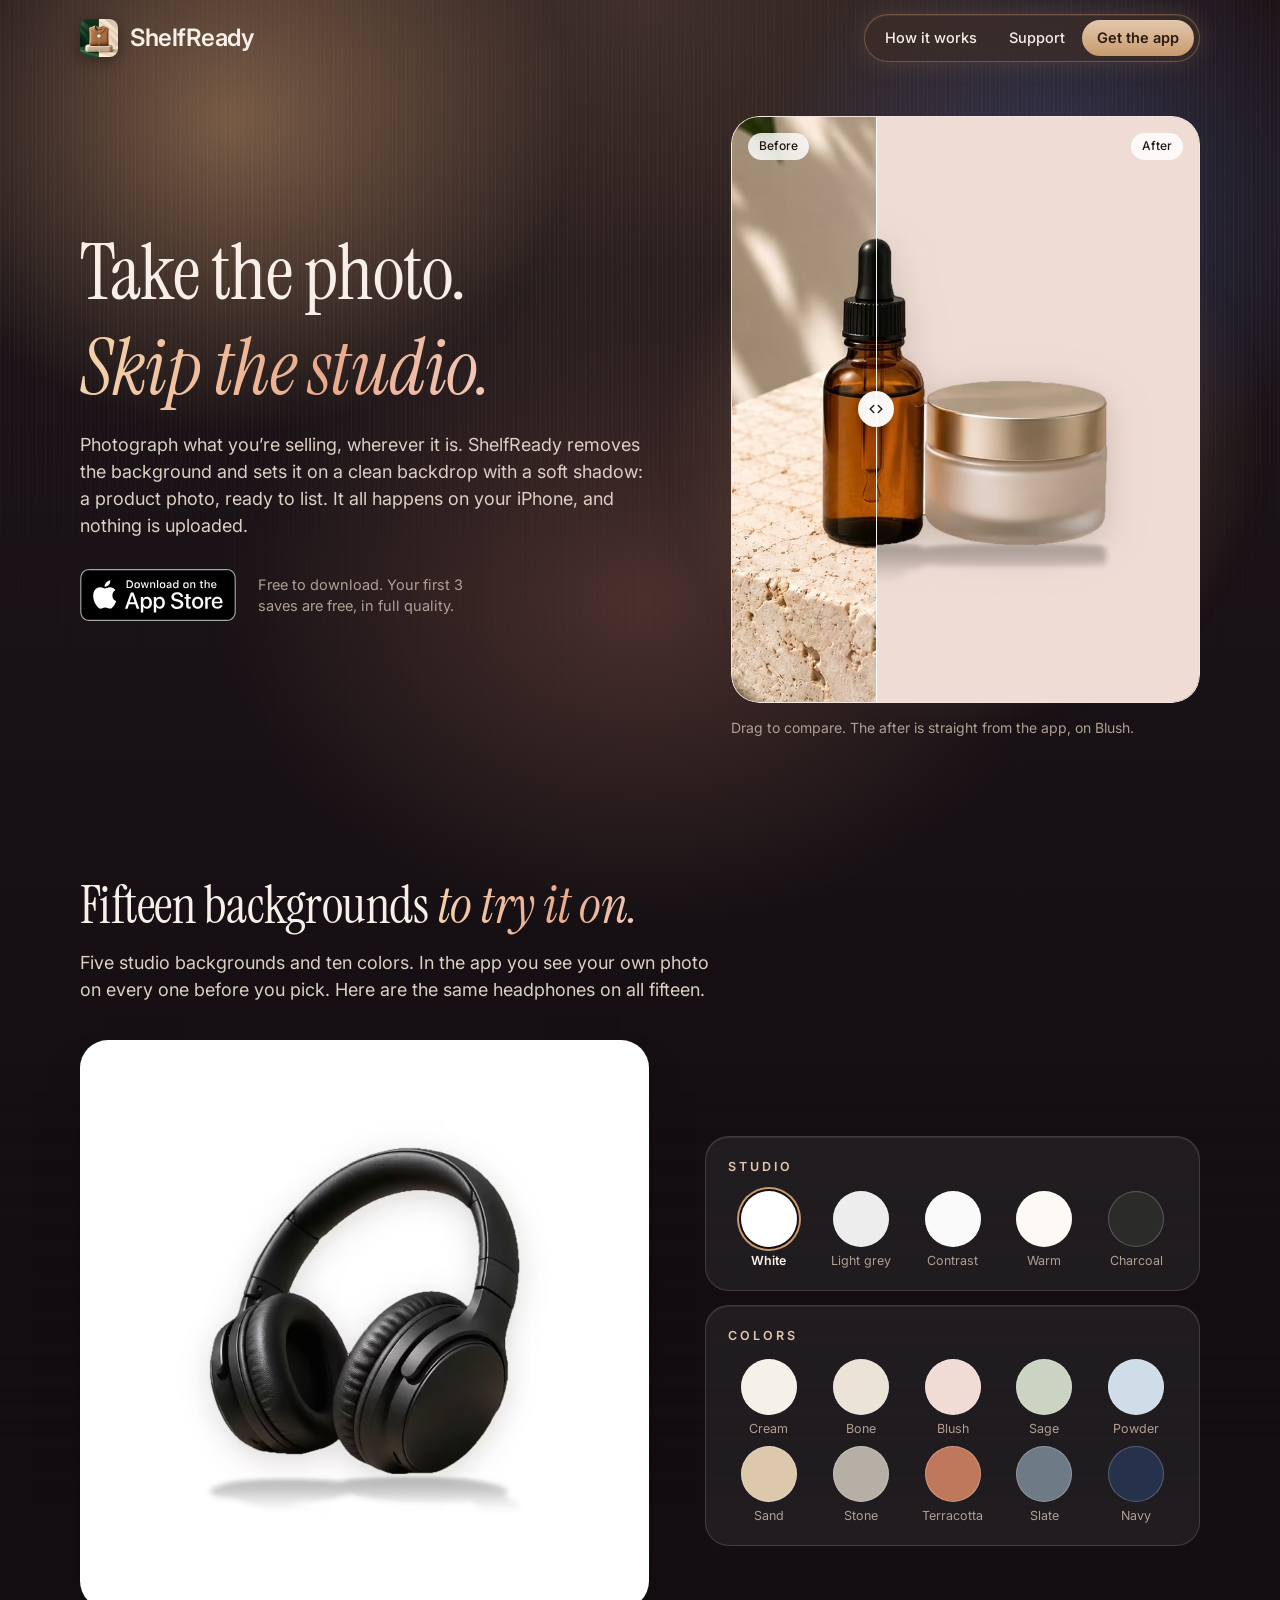
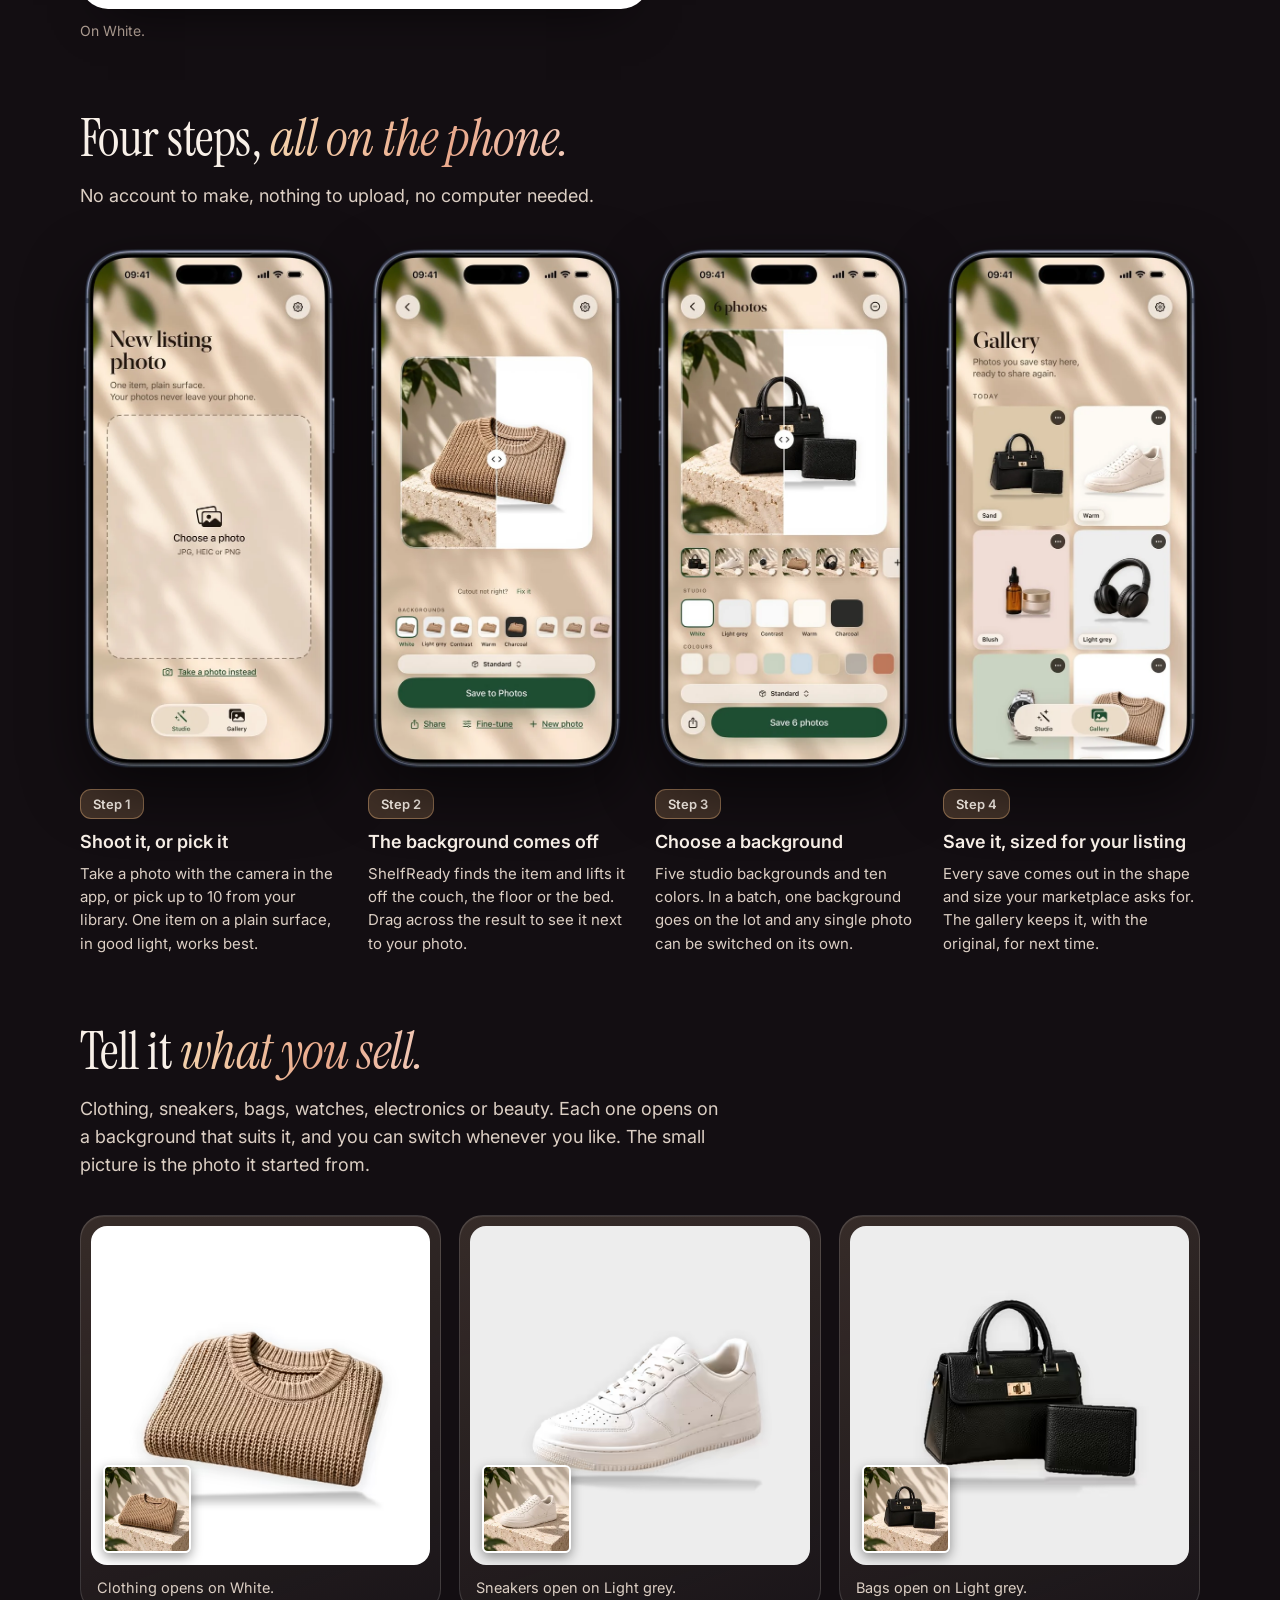
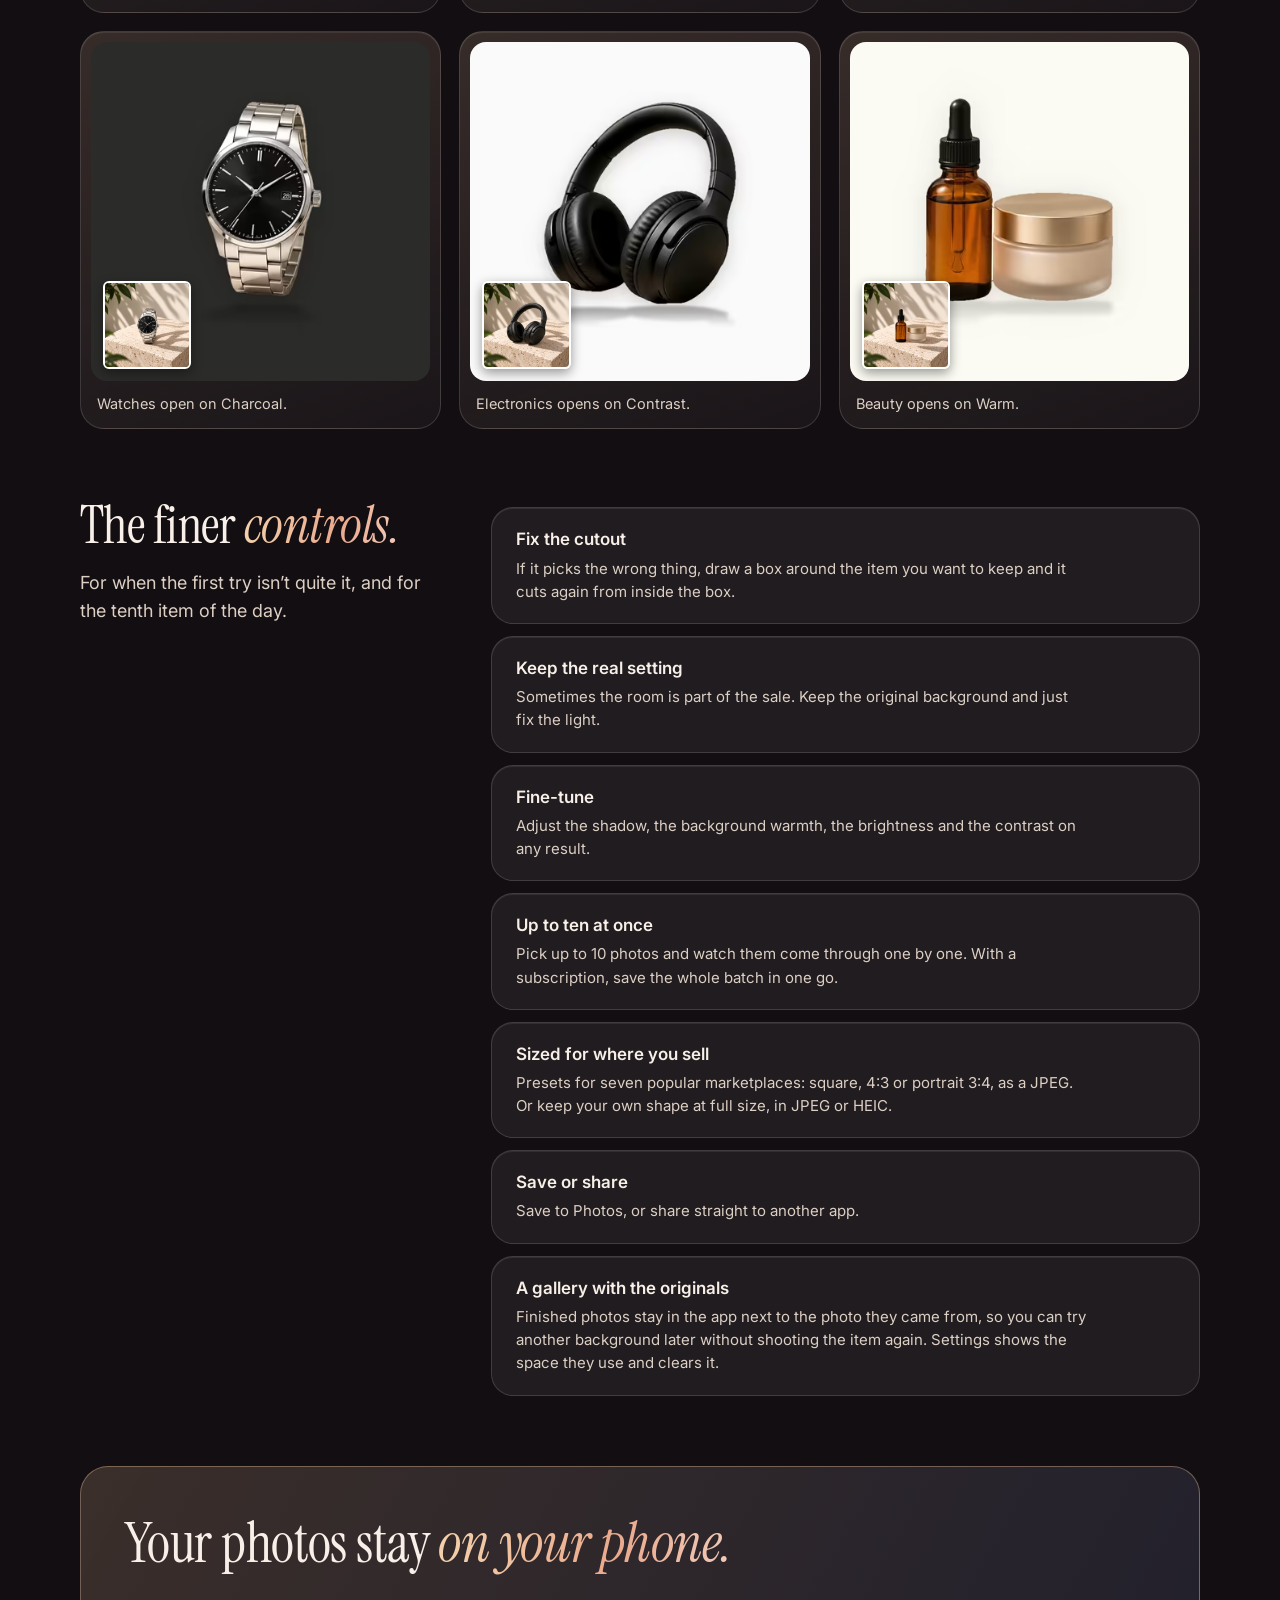
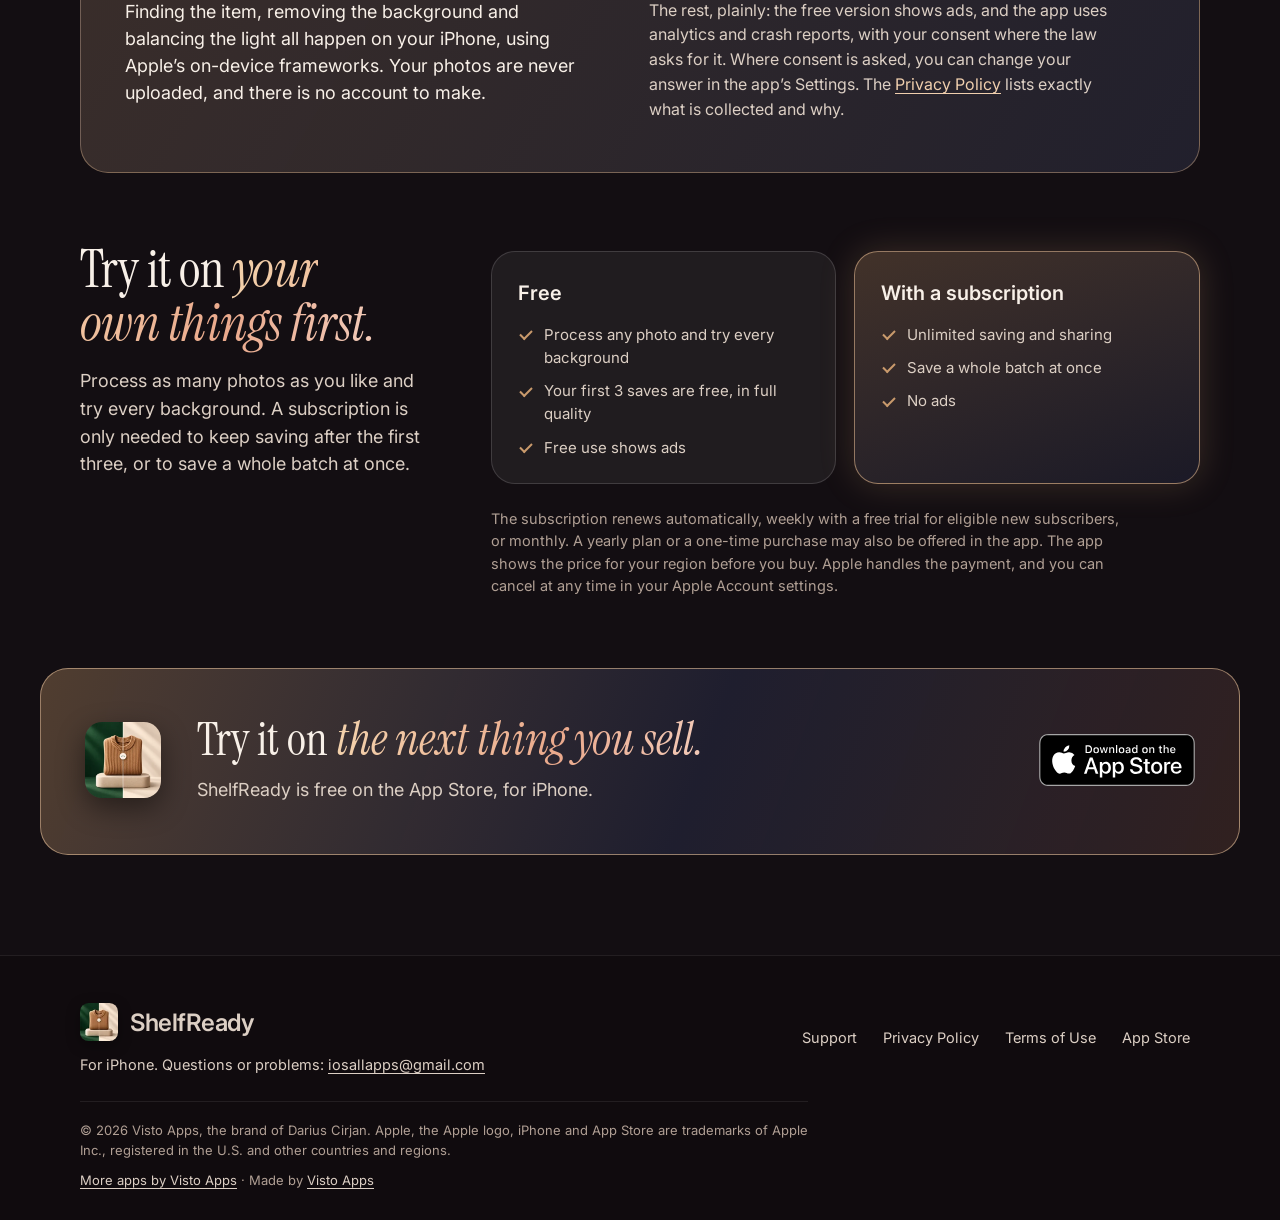
<file: index.html>
<!DOCTYPE html>
<html lang="en">
<head>
    <!-- build:head -->
    <meta charset="utf-8">
    <meta name="viewport" content="width=device-width, initial-scale=1, viewport-fit=cover">
    <title>ShelfReady: Product Photos and Background Remover</title>
    <meta name="description" content="Take a photo of what you sell. ShelfReady removes the background and sets it on a clean studio backdrop with a soft shadow. On iPhone, nothing uploaded. Free.">
    <meta name="apple-itunes-app" content="app-id=6818769240">
    <meta name="theme-color" content="#3e2f2c" data-scrolled="#130e12">
    <meta name="color-scheme" content="dark">
    <link rel="canonical" href="https://shelfreadyapp.com/">
    <meta property="og:type" content="website">
    <meta property="og:site_name" content="ShelfReady">
    <meta property="og:locale" content="en_US">
    <meta property="og:url" content="https://shelfreadyapp.com/">
    <meta property="og:title" content="ShelfReady: Product Photos and Background Remover">
    <meta property="og:description" content="Take a photo of what you sell. ShelfReady removes the background and sets it on a clean studio backdrop with a soft shadow. On iPhone, nothing uploaded. Free.">
    <meta property="og:image" content="https://shelfreadyapp.com/og-image.png">
    <meta property="og:image:width" content="1200">
    <meta property="og:image:height" content="630">
    <meta property="og:image:alt" content="An amber serum bottle and a cream jar, half on a stone block in leafy light and half on a clean blush background, next to the words: Take the photo. Skip the studio.">
    <meta name="twitter:card" content="summary_large_image">
    <meta name="twitter:title" content="ShelfReady: Product Photos and Background Remover">
    <meta name="twitter:description" content="Take a photo of what you sell. ShelfReady removes the background and sets it on a clean studio backdrop with a soft shadow. On iPhone, nothing uploaded. Free.">
    <meta name="twitter:image" content="https://shelfreadyapp.com/og-image.png">
    <meta name="twitter:image:alt" content="An amber serum bottle and a cream jar, half on a stone block in leafy light and half on a clean blush background, next to the words: Take the photo. Skip the studio.">
    <link rel="icon" href="favicon.ico" sizes="48x48">
    <link rel="icon" type="image/png" sizes="32x32" href="favicon-32.png">
    <link rel="icon" type="image/png" sizes="16x16" href="favicon-16.png">
    <link rel="apple-touch-icon" href="apple-touch-icon.png">
    <link rel="preload" href="fonts/instrument-serif.woff2" as="font" type="font/woff2" crossorigin>
    <link rel="preload" href="fonts/inter.woff2" as="font" type="font/woff2" crossorigin>
    <link rel="stylesheet" href="styles.css?v=20261116t">
    <!-- /build:head -->
    <link rel="preload" as="image" type="image/avif" imagesrcset="img/hero-before-480.avif 480w, img/hero-before-768.avif 768w" imagesizes="(min-width: 1240px) 560px, (min-width: 900px) 46vw, calc(100vw - 40px)">
    <!-- build:ld -->
    <script type="application/ld+json">
{
  "@context": "https://schema.org",
  "@type": "MobileApplication",
  "name": "ShelfReady: Product Photos",
  "alternateName": "ShelfReady",
  "description": "Take a photo of something you are selling. ShelfReady removes the background on your iPhone and sets the item on a clean studio backdrop with a soft shadow, sized for your listing.",
  "url": "https://shelfreadyapp.com/",
  "applicationCategory": "PhotographyApplication",
  "operatingSystem": "iOS 18.0 or later",
  "inLanguage": "en",
  "image": "https://shelfreadyapp.com/img/app-icon-256.png",
  "screenshot": [
    "https://shelfreadyapp.com/img/phone-new.webp",
    "https://shelfreadyapp.com/img/phone-result.webp",
    "https://shelfreadyapp.com/img/phone-batch.webp",
    "https://shelfreadyapp.com/img/phone-gallery.webp"
  ],
  "downloadUrl": "https://apps.apple.com/app/id6818769240",
  "installUrl": "https://apps.apple.com/app/id6818769240",
  "offers": {
    "@type": "Offer",
    "price": "0",
    "priceCurrency": "USD",
    "url": "https://apps.apple.com/app/id6818769240"
  },
  "author": {
    "@type": "Organization",
    "name": "Visto Apps",
    "url": "https://vistoapps.com",
    "founder": {
      "@type": "Person",
      "name": "Darius Cirjan"
    }
  },
  "publisher": {
    "@type": "Organization",
    "name": "Visto Apps",
    "url": "https://vistoapps.com",
    "founder": {
      "@type": "Person",
      "name": "Darius Cirjan"
    }
  }
},
{
  "@context": "https://schema.org",
  "@type": "WebSite",
  "name": "ShelfReady",
  "url": "https://shelfreadyapp.com/",
  "inLanguage": "en",
  "publisher": {
    "@type": "Organization",
    "name": "Visto Apps",
    "url": "https://vistoapps.com",
    "founder": {
      "@type": "Person",
      "name": "Darius Cirjan"
    }
  }
}
    </script>
    <!-- /build:ld -->
</head>
<body>
    <div class="animated-bg" aria-hidden="true"></div>
    <a class="skip-link" href="#main">Skip to content</a>

    <!-- build:header -->
    <header class="site-header">
        <div class="wrap">
            <a class="brand" href="./">
                <img src="img/app-icon-64.webp" width="32" height="32" alt="">
                <span>ShelfReady</span>
            </a>
            <nav aria-label="Main">
                <ul class="nav">
                    <li class="nav-wide"><a href="./#how">How it works</a></li>
                    <li class="nav-narrow-hide"><a href="support.html">Support</a></li>
                    <li><a class="nav-app" href="https://apps.apple.com/app/id6818769240">Get the app</a></li>
                </ul>
            </nav>
        </div>
    </header>
    <!-- /build:header -->

    <main id="main">
        <section class="hero" aria-labelledby="hero-title">
            <div class="wrap">
                <div class="hero-copy">
                    <h1 id="hero-title"><span class="line">Take the photo.</span> <span class="line"><em>Skip the studio.</em></span></h1>
                    <p class="lede">Photograph what you&rsquo;re selling, wherever it is. ShelfReady removes the background and sets it on a clean backdrop with a soft shadow: a product photo, ready to list. It all happens on your iPhone, and nothing is uploaded.</p>
                    <div class="cta">
                        <a class="badge-link" href="https://apps.apple.com/app/id6818769240">
                            <img src="img/app-store-black-en-us.svg" width="156" height="52" alt="Download on the App Store">
                        </a>
                        <p>Free to download. Your first 3 saves are free, in full quality.</p>
                    </div>
                </div>

                <figure class="compare" data-compare>
                    <div class="compare-frame">
                        <picture><source type="image/avif" srcset="img/hero-before-480.avif 480w, img/hero-before-768.avif 768w" sizes="(min-width: 1240px) 560px, (min-width: 900px) 46vw, calc(100vw - 40px)"><source type="image/webp" srcset="img/hero-before-480.webp 480w, img/hero-before-768.webp 768w" sizes="(min-width: 1240px) 560px, (min-width: 900px) 46vw, calc(100vw - 40px)"><img src="img/hero-before-480.jpg" srcset="img/hero-before-480.jpg 480w, img/hero-before-768.jpg 768w" sizes="(min-width: 1240px) 560px, (min-width: 900px) 46vw, calc(100vw - 40px)" width="768" height="960" alt="Before: a phone photo of an amber serum bottle and a cream jar on a stone block, with leaf shadows on the wall behind." fetchpriority="high"></picture>
                        <picture class="compare-after"><source type="image/avif" srcset="img/hero-after-480.avif 480w, img/hero-after-768.avif 768w" sizes="(min-width: 1240px) 560px, (min-width: 900px) 46vw, calc(100vw - 40px)"><source type="image/webp" srcset="img/hero-after-480.webp 480w, img/hero-after-768.webp 768w" sizes="(min-width: 1240px) 560px, (min-width: 900px) 46vw, calc(100vw - 40px)"><img src="img/hero-after-480.jpg" srcset="img/hero-after-480.jpg 480w, img/hero-after-768.jpg 768w" sizes="(min-width: 1240px) 560px, (min-width: 900px) 46vw, calc(100vw - 40px)" width="768" height="960" alt="After: the same product photo with the background removed, the bottle and jar on plain blush with a soft shadow underneath."></picture>
                        <span class="compare-line" aria-hidden="true">
                            <span class="compare-knob">
                                <svg viewBox="0 0 20 20" fill="none" stroke="currentColor" stroke-width="1.5" stroke-linecap="round" stroke-linejoin="round"><path d="M7.5 6L3.5 10l4 4M12.5 6l4 4-4 4"/></svg>
                            </span>
                        </span>
                        <span class="compare-tag compare-tag-before" aria-hidden="true">Before</span>
                        <span class="compare-tag compare-tag-after" aria-hidden="true">After</span>
                        <input type="range" min="0" max="100" value="31" step="1" aria-label="Compare before and after. Lower values show more of the original photo, higher values more of the result." aria-valuetext="Half and half">
                    </div>
                    <figcaption class="compare-note">Drag to compare. The after is straight from the app, on Blush.</figcaption>
                </figure>
            </div>
        </section>

        <section class="section" id="backgrounds" aria-labelledby="backgrounds-title">
            <div class="wrap">
                <h2 class="section-title" id="backgrounds-title">Fifteen backgrounds <em>to try it on.</em></h2>
                <p class="section-intro">Five studio backgrounds and ten colors. In the app you see your own photo on every one before you pick. Here are the same headphones on all fifteen.</p>

                <div class="backdrops">
                    <figure>
                        <div class="backdrop-view" data-backdrop-view>
                            <picture><source type="image/avif" srcset="img/swatch-white-matte-400.avif 400w, img/swatch-white-matte-800.avif 800w" sizes="(min-width: 1240px) 610px, (min-width: 900px) 50vw, calc(100vw - 40px)"><source type="image/webp" srcset="img/swatch-white-matte-400.webp 400w, img/swatch-white-matte-800.webp 800w" sizes="(min-width: 1240px) 610px, (min-width: 900px) 50vw, calc(100vw - 40px)"><img src="img/swatch-white-matte-400.jpg" srcset="img/swatch-white-matte-400.jpg 400w, img/swatch-white-matte-800.jpg 800w" sizes="(min-width: 1240px) 610px, (min-width: 900px) 50vw, calc(100vw - 40px)" width="800" height="800" alt="Black over-ear headphones on a white background, with a soft shadow underneath." loading="lazy" decoding="async"></picture>
                        </div>
                        <figcaption class="caption backdrop-name" aria-live="polite">On <span data-backdrop-name>White</span>.</figcaption>
                    </figure>
                    <div>
                        <div class="swatch-group">
                            <h3 id="studio-label">Studio</h3>
                            <ul class="swatches" aria-labelledby="studio-label">
                            <li><button type="button" class="swatch" data-bg="white-matte" data-name="White" aria-pressed="true" style="--chip:#FFFFFF"><span class="swatch-chip" aria-hidden="true"></span><span class="swatch-label">White</span><span class="visually-hidden swatch-sr">White</span></button></li>
                            <li><button type="button" class="swatch" data-bg="grey-gloss" data-name="Light grey" aria-pressed="false" style="--chip:#EDEDED"><span class="swatch-chip" aria-hidden="true"></span><span class="swatch-label">Light grey</span><span class="visually-hidden swatch-sr">Light grey</span></button></li>
                            <li><button type="button" class="swatch" data-bg="contrast-dark" data-name="Contrast" aria-pressed="false" style="--chip:#FAFAFA"><span class="swatch-chip" aria-hidden="true"></span><span class="swatch-label">Contrast</span><span class="visually-hidden swatch-sr">Contrast</span></button></li>
                            <li><button type="button" class="swatch" data-bg="warm-glass" data-name="Warm" aria-pressed="false" style="--chip:#FDFAF5"><span class="swatch-chip" aria-hidden="true"></span><span class="swatch-label">Warm</span><span class="visually-hidden swatch-sr">Warm</span></button></li>
                            <li><button type="button" class="swatch" data-bg="charcoal" data-name="Charcoal" aria-pressed="false" style="--chip:#2B2B29"><span class="swatch-chip" aria-hidden="true"></span><span class="swatch-label">Charcoal</span><span class="visually-hidden swatch-sr">Charcoal</span></button></li>
                            </ul>
                        </div>
                        <div class="swatch-group">
                            <h3 id="colors-label">Colors</h3>
                            <ul class="swatches" aria-labelledby="colors-label">
                            <li><button type="button" class="swatch" data-bg="palette-cream" data-name="Cream" aria-pressed="false" style="--chip:#F5F0E8"><span class="swatch-chip" aria-hidden="true"></span><span class="swatch-label">Cream</span><span class="visually-hidden swatch-sr">Cream</span></button></li>
                            <li><button type="button" class="swatch" data-bg="palette-bone" data-name="Bone" aria-pressed="false" style="--chip:#EAE3D6"><span class="swatch-chip" aria-hidden="true"></span><span class="swatch-label">Bone</span><span class="visually-hidden swatch-sr">Bone</span></button></li>
                            <li><button type="button" class="swatch" data-bg="palette-blush" data-name="Blush" aria-pressed="false" style="--chip:#F0DBD5"><span class="swatch-chip" aria-hidden="true"></span><span class="swatch-label">Blush</span><span class="visually-hidden swatch-sr">Blush</span></button></li>
                            <li><button type="button" class="swatch" data-bg="palette-sage" data-name="Sage" aria-pressed="false" style="--chip:#CBD3C3"><span class="swatch-chip" aria-hidden="true"></span><span class="swatch-label">Sage</span><span class="visually-hidden swatch-sr">Sage</span></button></li>
                            <li><button type="button" class="swatch" data-bg="palette-powder" data-name="Powder" aria-pressed="false" style="--chip:#CEDDE8"><span class="swatch-chip" aria-hidden="true"></span><span class="swatch-label">Powder</span><span class="visually-hidden swatch-sr">Powder</span></button></li>
                            <li><button type="button" class="swatch" data-bg="palette-sand" data-name="Sand" aria-pressed="false" style="--chip:#DCC9AB"><span class="swatch-chip" aria-hidden="true"></span><span class="swatch-label">Sand</span><span class="visually-hidden swatch-sr">Sand</span></button></li>
                            <li><button type="button" class="swatch" data-bg="palette-stone" data-name="Stone" aria-pressed="false" style="--chip:#B5AFA6"><span class="swatch-chip" aria-hidden="true"></span><span class="swatch-label">Stone</span><span class="visually-hidden swatch-sr">Stone</span></button></li>
                            <li><button type="button" class="swatch" data-bg="palette-terracotta" data-name="Terracotta" aria-pressed="false" style="--chip:#C0785C"><span class="swatch-chip" aria-hidden="true"></span><span class="swatch-label">Terracotta</span><span class="visually-hidden swatch-sr">Terracotta</span></button></li>
                            <li><button type="button" class="swatch" data-bg="palette-slate" data-name="Slate" aria-pressed="false" style="--chip:#6E7A85"><span class="swatch-chip" aria-hidden="true"></span><span class="swatch-label">Slate</span><span class="visually-hidden swatch-sr">Slate</span></button></li>
                            <li><button type="button" class="swatch" data-bg="palette-navy" data-name="Navy" aria-pressed="false" style="--chip:#26324B"><span class="swatch-chip" aria-hidden="true"></span><span class="swatch-label">Navy</span><span class="visually-hidden swatch-sr">Navy</span></button></li>
                            </ul>
                        </div>
                    </div>
                </div>
            </div>
        </section>

        <section class="section" id="how" aria-labelledby="how-title">
            <div class="wrap">
                <h2 class="section-title" id="how-title">Four steps, <em>all on the phone.</em></h2>
                <p class="section-intro">No account to make, nothing to upload, no computer needed.</p>
                <ol class="steps" tabindex="0" aria-label="Steps, with screens from the app">
                    <li class="step">
                        <div class="step-screen"><img src="img/phone-new.webp" width="560" height="1143" alt="The app's New listing photo screen, with a space to choose a photo and a button to take one instead." loading="lazy" decoding="async"></div>
                        <span class="step-number">Step 1</span>
                        <h3>Shoot it, or pick it</h3>
                        <p>Take a photo with the camera in the app, or pick up to 10 from your library. One item on a plain surface, in good light, works best.</p>
                    </li>
                    <li class="step">
                        <div class="step-screen"><img src="img/phone-result.webp" width="560" height="1143" alt="A result in the app: a sweater on stone, split by a slider, the right half on a clean white background." loading="lazy" decoding="async"></div>
                        <span class="step-number">Step 2</span>
                        <h3>The background comes off</h3>
                        <p>ShelfReady finds the item and lifts it off the couch, the floor or the bed. Drag across the result to see it next to your photo.</p>
                    </li>
                    <li class="step">
                        <div class="step-screen"><img src="img/phone-batch.webp" width="560" height="1143" alt="A batch of six photos in the app, with the studio backgrounds and colors to choose from." loading="lazy" decoding="async"></div>
                        <span class="step-number">Step 3</span>
                        <h3>Choose a background</h3>
                        <p>Five studio backgrounds and ten colors. In a batch, one background goes on the lot and any single photo can be switched on its own.</p>
                    </li>
                    <li class="step">
                        <div class="step-screen"><img src="img/phone-gallery.webp" width="560" height="1143" alt="The app's gallery: a handbag, a sneaker, a serum bottle and headphones, each on its own background." loading="lazy" decoding="async"></div>
                        <span class="step-number">Step 4</span>
                        <h3>Save it, sized for your listing</h3>
                        <p>Every save comes out in the shape and size your marketplace asks for. The gallery keeps it, with the original, for next time.</p>
                    </li>
                </ol>
            </div>
        </section>

        <section class="section" id="what-you-sell" aria-labelledby="sell-title">
            <div class="wrap">
                <h2 class="section-title" id="sell-title">Tell it <em>what you sell.</em></h2>
                <p class="section-intro">Clothing, sneakers, bags, watches, electronics or beauty. Each one opens on a background that suits it, and you can switch whenever you like. The small picture is the photo it started from.</p>
                <ul class="categories">
                    <li>
                        <div class="category-photo">
                            <picture><source type="image/avif" srcset="img/cat-clothing-420.avif 420w, img/cat-clothing-700.avif 700w" sizes="(min-width: 1240px) 384px, (min-width: 760px) 31vw, 46vw"><source type="image/webp" srcset="img/cat-clothing-420.webp 420w, img/cat-clothing-700.webp 700w" sizes="(min-width: 1240px) 384px, (min-width: 760px) 31vw, 46vw"><img src="img/cat-clothing-420.jpg" srcset="img/cat-clothing-420.jpg 420w, img/cat-clothing-700.jpg 700w" sizes="(min-width: 1240px) 384px, (min-width: 760px) 31vw, 46vw" width="700" height="700" alt="A folded sweater on a white background with a soft shadow." loading="lazy" decoding="async"></picture>
                            <div class="category-before"><picture><source type="image/webp" srcset="img/cat-clothing-before-260.webp 260w" sizes="(min-width: 760px) 100px, 14vw"><img src="img/cat-clothing-before-260.jpg" srcset="img/cat-clothing-before-260.jpg 260w" sizes="(min-width: 760px) 100px, 14vw" width="260" height="260" alt="Before: a sweater on a stone block in leafy light." loading="lazy" decoding="async"></picture></div>
                        </div>
                        <p class="caption">Clothing opens on White.</p>
                    </li>
                    <li>
                        <div class="category-photo">
                            <picture><source type="image/avif" srcset="img/cat-sneakers-420.avif 420w, img/cat-sneakers-700.avif 700w" sizes="(min-width: 1240px) 384px, (min-width: 760px) 31vw, 46vw"><source type="image/webp" srcset="img/cat-sneakers-420.webp 420w, img/cat-sneakers-700.webp 700w" sizes="(min-width: 1240px) 384px, (min-width: 760px) 31vw, 46vw"><img src="img/cat-sneakers-420.jpg" srcset="img/cat-sneakers-420.jpg 420w, img/cat-sneakers-700.jpg 700w" sizes="(min-width: 1240px) 384px, (min-width: 760px) 31vw, 46vw" width="700" height="700" alt="A white sneaker on a light grey background." loading="lazy" decoding="async"></picture>
                            <div class="category-before"><picture><source type="image/webp" srcset="img/cat-sneakers-before-260.webp 260w" sizes="(min-width: 760px) 100px, 14vw"><img src="img/cat-sneakers-before-260.jpg" srcset="img/cat-sneakers-before-260.jpg 260w" sizes="(min-width: 760px) 100px, 14vw" width="260" height="260" alt="Before: a sneaker on a stone block." loading="lazy" decoding="async"></picture></div>
                        </div>
                        <p class="caption">Sneakers open on Light grey.</p>
                    </li>
                    <li>
                        <div class="category-photo">
                            <picture><source type="image/avif" srcset="img/cat-bags-420.avif 420w, img/cat-bags-700.avif 700w" sizes="(min-width: 1240px) 384px, (min-width: 760px) 31vw, 46vw"><source type="image/webp" srcset="img/cat-bags-420.webp 420w, img/cat-bags-700.webp 700w" sizes="(min-width: 1240px) 384px, (min-width: 760px) 31vw, 46vw"><img src="img/cat-bags-420.jpg" srcset="img/cat-bags-420.jpg 420w, img/cat-bags-700.jpg 700w" sizes="(min-width: 1240px) 384px, (min-width: 760px) 31vw, 46vw" width="700" height="700" alt="A black handbag and a wallet on a light grey background." loading="lazy" decoding="async"></picture>
                            <div class="category-before"><picture><source type="image/webp" srcset="img/cat-bags-before-260.webp 260w" sizes="(min-width: 760px) 100px, 14vw"><img src="img/cat-bags-before-260.jpg" srcset="img/cat-bags-before-260.jpg 260w" sizes="(min-width: 760px) 100px, 14vw" width="260" height="260" alt="Before: a handbag and wallet on a stone block." loading="lazy" decoding="async"></picture></div>
                        </div>
                        <p class="caption">Bags open on Light grey.</p>
                    </li>
                    <li>
                        <div class="category-photo">
                            <picture><source type="image/avif" srcset="img/cat-watches-420.avif 420w, img/cat-watches-700.avif 700w" sizes="(min-width: 1240px) 384px, (min-width: 760px) 31vw, 46vw"><source type="image/webp" srcset="img/cat-watches-420.webp 420w, img/cat-watches-700.webp 700w" sizes="(min-width: 1240px) 384px, (min-width: 760px) 31vw, 46vw"><img src="img/cat-watches-420.jpg" srcset="img/cat-watches-420.jpg 420w, img/cat-watches-700.jpg 700w" sizes="(min-width: 1240px) 384px, (min-width: 760px) 31vw, 46vw" width="700" height="700" alt="A steel watch with a black dial on a charcoal background." loading="lazy" decoding="async"></picture>
                            <div class="category-before"><picture><source type="image/webp" srcset="img/cat-watches-before-260.webp 260w" sizes="(min-width: 760px) 100px, 14vw"><img src="img/cat-watches-before-260.jpg" srcset="img/cat-watches-before-260.jpg 260w" sizes="(min-width: 760px) 100px, 14vw" width="260" height="260" alt="Before: a watch on a stone block." loading="lazy" decoding="async"></picture></div>
                        </div>
                        <p class="caption">Watches open on Charcoal.</p>
                    </li>
                    <li>
                        <div class="category-photo">
                            <picture><source type="image/avif" srcset="img/cat-electronics-420.avif 420w, img/cat-electronics-700.avif 700w" sizes="(min-width: 1240px) 384px, (min-width: 760px) 31vw, 46vw"><source type="image/webp" srcset="img/cat-electronics-420.webp 420w, img/cat-electronics-700.webp 700w" sizes="(min-width: 1240px) 384px, (min-width: 760px) 31vw, 46vw"><img src="img/cat-electronics-420.jpg" srcset="img/cat-electronics-420.jpg 420w, img/cat-electronics-700.jpg 700w" sizes="(min-width: 1240px) 384px, (min-width: 760px) 31vw, 46vw" width="700" height="700" alt="Black headphones on a near-white background." loading="lazy" decoding="async"></picture>
                            <div class="category-before"><picture><source type="image/webp" srcset="img/cat-electronics-before-260.webp 260w" sizes="(min-width: 760px) 100px, 14vw"><img src="img/cat-electronics-before-260.jpg" srcset="img/cat-electronics-before-260.jpg 260w" sizes="(min-width: 760px) 100px, 14vw" width="260" height="260" alt="Before: headphones on a stone block." loading="lazy" decoding="async"></picture></div>
                        </div>
                        <p class="caption">Electronics opens on Contrast.</p>
                    </li>
                    <li>
                        <div class="category-photo">
                            <picture><source type="image/avif" srcset="img/cat-beauty-420.avif 420w, img/cat-beauty-700.avif 700w" sizes="(min-width: 1240px) 384px, (min-width: 760px) 31vw, 46vw"><source type="image/webp" srcset="img/cat-beauty-420.webp 420w, img/cat-beauty-700.webp 700w" sizes="(min-width: 1240px) 384px, (min-width: 760px) 31vw, 46vw"><img src="img/cat-beauty-420.jpg" srcset="img/cat-beauty-420.jpg 420w, img/cat-beauty-700.jpg 700w" sizes="(min-width: 1240px) 384px, (min-width: 760px) 31vw, 46vw" width="700" height="700" alt="An amber serum bottle and a cream jar on a warm off-white background." loading="lazy" decoding="async"></picture>
                            <div class="category-before"><picture><source type="image/webp" srcset="img/cat-beauty-before-260.webp 260w" sizes="(min-width: 760px) 100px, 14vw"><img src="img/cat-beauty-before-260.jpg" srcset="img/cat-beauty-before-260.jpg 260w" sizes="(min-width: 760px) 100px, 14vw" width="260" height="260" alt="Before: a serum bottle and jar on a stone block." loading="lazy" decoding="async"></picture></div>
                        </div>
                        <p class="caption">Beauty opens on Warm.</p>
                    </li>
                </ul>
            </div>
        </section>

        <section class="section" id="features" aria-labelledby="details-title">
            <div class="wrap split">
                <div>
                    <h2 class="section-title" id="details-title">The finer <em>controls.</em></h2>
                    <p class="section-intro">For when the first try isn&rsquo;t quite it, and for the tenth item of the day.</p>
                </div>
                <dl class="details">
                        <div class="detail"><dt>Fix the cutout</dt><dd>If it picks the wrong thing, draw a box around the item you want to keep and it cuts again from inside the box.</dd></div>
                        <div class="detail"><dt>Keep the real setting</dt><dd>Sometimes the room is part of the sale. Keep the original background and just fix the light.</dd></div>
                        <div class="detail"><dt>Fine-tune</dt><dd>Adjust the shadow, the background warmth, the brightness and the contrast on any result.</dd></div>
                        <div class="detail"><dt>Up to ten at once</dt><dd>Pick up to 10 photos and watch them come through one by one. With a subscription, save the whole batch in one go.</dd></div>
                        <div class="detail"><dt>Sized for where you sell</dt><dd>Presets for seven popular marketplaces: square, 4:3 or portrait 3:4, as a JPEG. Or keep your own shape at full size, in JPEG or HEIC.</dd></div>
                        <div class="detail"><dt>Save or share</dt><dd>Save to Photos, or share straight to another app.</dd></div>
                        <div class="detail"><dt>A gallery with the originals</dt><dd>Finished photos stay in the app next to the photo they came from, so you can try another background later without shooting the item again. Settings shows the space they use and clears it.</dd></div>
                </dl>
            </div>
        </section>

        <section class="privacy" id="privacy" aria-labelledby="privacy-title">
            <div class="wrap">
              <div class="privacy-card">
                <h2 id="privacy-title">Your photos stay <em>on your phone.</em></h2>
                <div class="privacy-body">
                    <p>Finding the item, removing the background and balancing the light all happen on your iPhone, using Apple&rsquo;s on-device frameworks. Your photos are never uploaded, and there is no account to make.</p>
                    <p>The rest, plainly: the free version shows ads, and the app uses analytics and crash reports, with your consent where the law asks for it. Where consent is asked, you can change your answer in the app&rsquo;s Settings. The <a href="privacy.html">Privacy Policy</a> lists exactly what is collected and why.</p>
                </div>
              </div>
            </div>
        </section>

        <section class="section" id="pricing" aria-labelledby="pricing-title">
            <div class="wrap split">
                <div>
                    <h2 class="section-title" id="pricing-title">Try it on <em>your own things first.</em></h2>
                    <p class="section-intro">Process as many photos as you like and try every background. A subscription is only needed to keep saving after the first three, or to save a whole batch at once.</p>
                </div>
                <div>
                <div class="plans">
                    <div class="plan">
                        <h3>Free</h3>
                        <ul>
                            <li>Process any photo and try every background</li>
                            <li>Your first 3 saves are free, in full quality</li>
                            <li>Free use shows ads</li>
                        </ul>
                    </div>
                    <div class="plan">
                        <h3>With a subscription</h3>
                        <ul>
                            <li>Unlimited saving and sharing</li>
                            <li>Save a whole batch at once</li>
                            <li>No ads</li>
                        </ul>
                    </div>
                </div>
                <p class="fine-print">The subscription renews automatically, weekly with a free trial for eligible new subscribers, or monthly. A yearly plan or a one-time purchase may also be offered in the app. The app shows the price for your region before you buy. Apple handles the payment, and you can cancel at any time in your Apple Account settings.</p>
                </div>
            </div>
        </section>

        <section class="closing" aria-labelledby="closing-title">
            <div class="wrap closing-inner">
                <img class="closing-icon" src="img/app-icon-256.webp" width="76" height="76" alt="" loading="lazy">
                <h2 id="closing-title">Try it on <em>the next thing you sell.</em></h2>
                <p>ShelfReady is free on the App Store, for iPhone.</p>
                <a class="badge-link" href="https://apps.apple.com/app/id6818769240">
                    <img src="img/app-store-black-en-us.svg" width="156" height="52" alt="Download on the App Store" loading="lazy">
                </a>
            </div>
        </section>
    </main>

    <!-- build:footer -->
    <footer class="site-footer">
        <div class="wrap">
            <div class="footer-top">
                <div>
                    <a class="brand" href="./">
                        <img src="img/app-icon-64.webp" width="32" height="32" alt="" loading="lazy">
                        <span>ShelfReady</span>
                    </a>
                    <p>For iPhone. Questions or problems: <a href="mailto:iosallapps@gmail.com">iosallapps@gmail.com</a></p>
                </div>
                <nav aria-label="Footer">
                    <ul class="footer-links">
                        <li><a href="support.html">Support</a></li>
                        <li><a href="privacy.html">Privacy Policy</a></li>
                        <li><a href="terms.html">Terms of Use</a></li>
                        <li><a href="https://apps.apple.com/app/id6818769240">App Store</a></li>
                    </ul>
                </nav>
            </div>
            <p class="footer-note">&copy; 2026 Visto Apps, the brand of Darius Cirjan. Apple, the Apple logo, iPhone and App Store are trademarks of Apple Inc., registered in the U.S. and other countries and regions.</p>
            <p class="footer-made"><a href="https://vistoapps.com/apps.html">More apps by Visto Apps</a> &middot; Made by <a href="https://vistoapps.com">Visto Apps</a></p>
        </div>
    </footer>
    <!-- /build:footer -->
    <script src="script.js?v=20261116s" defer></script>
</body>
</html>
</file>
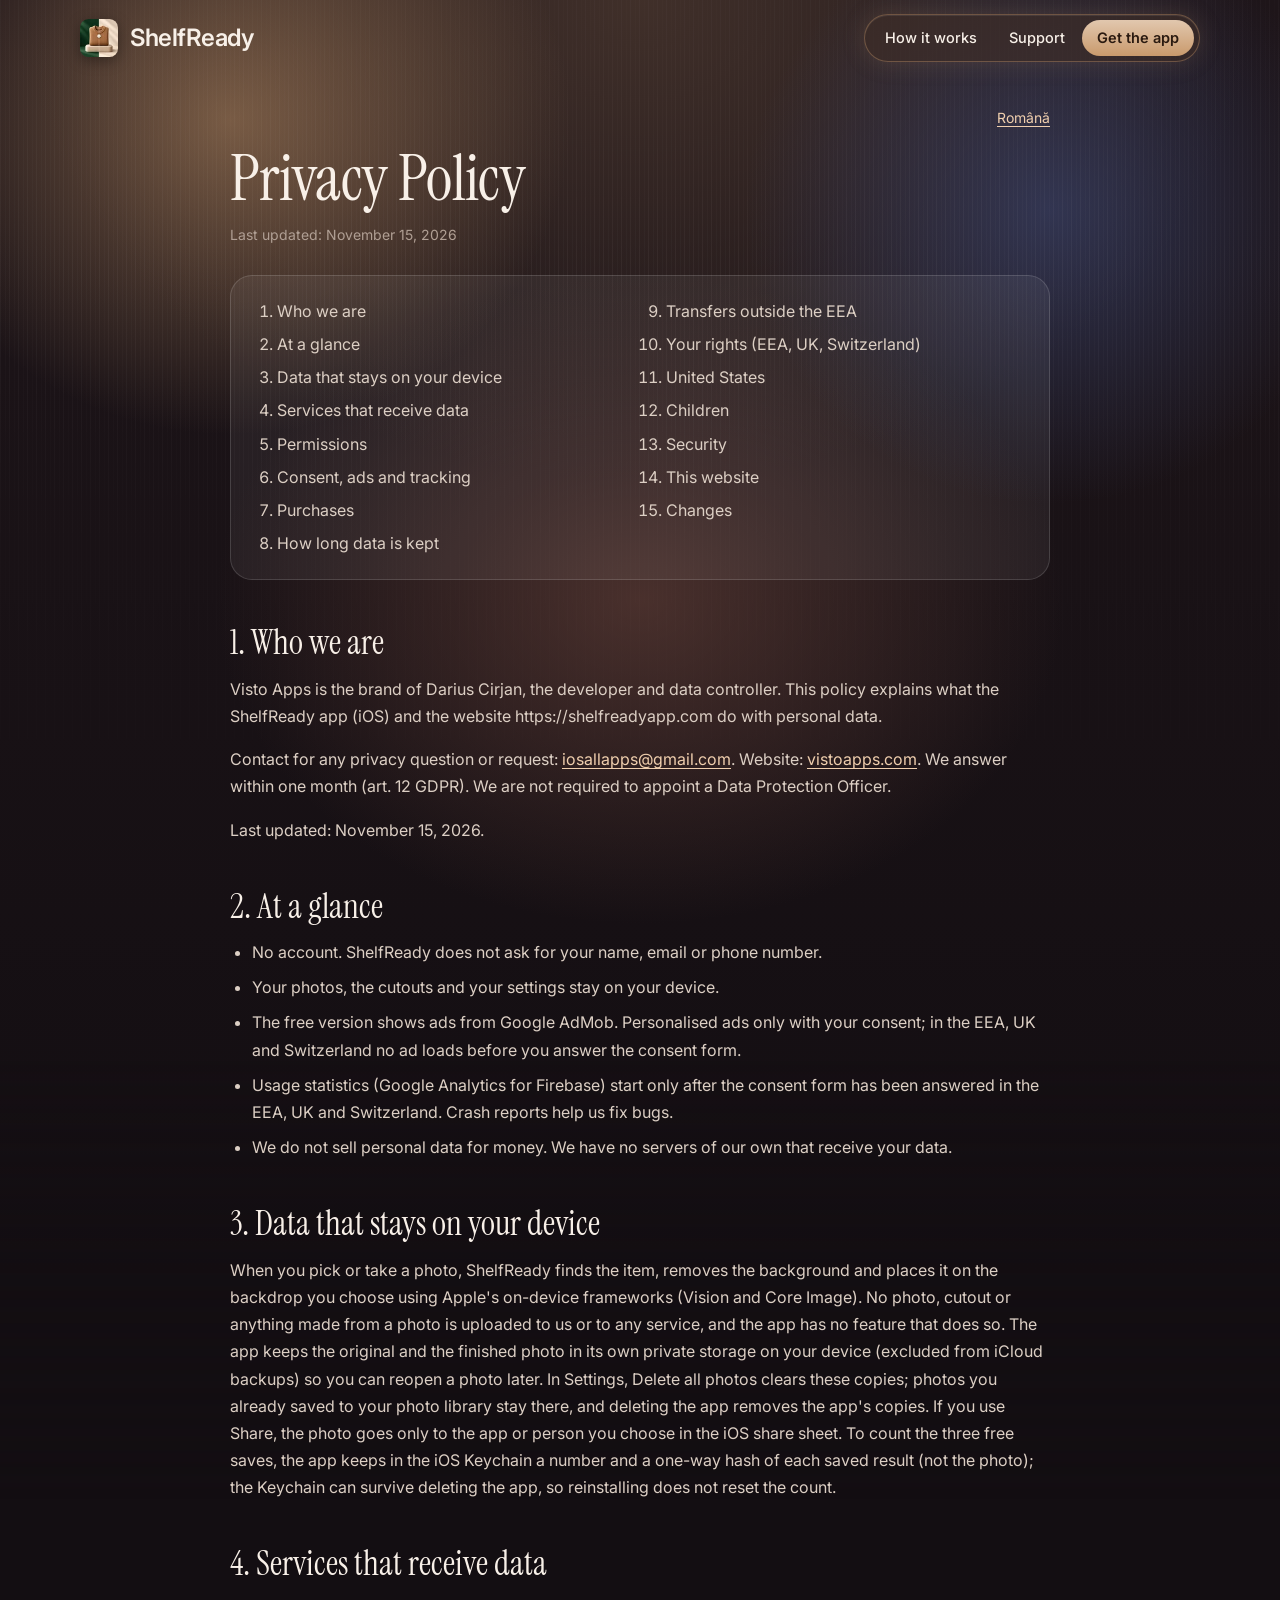
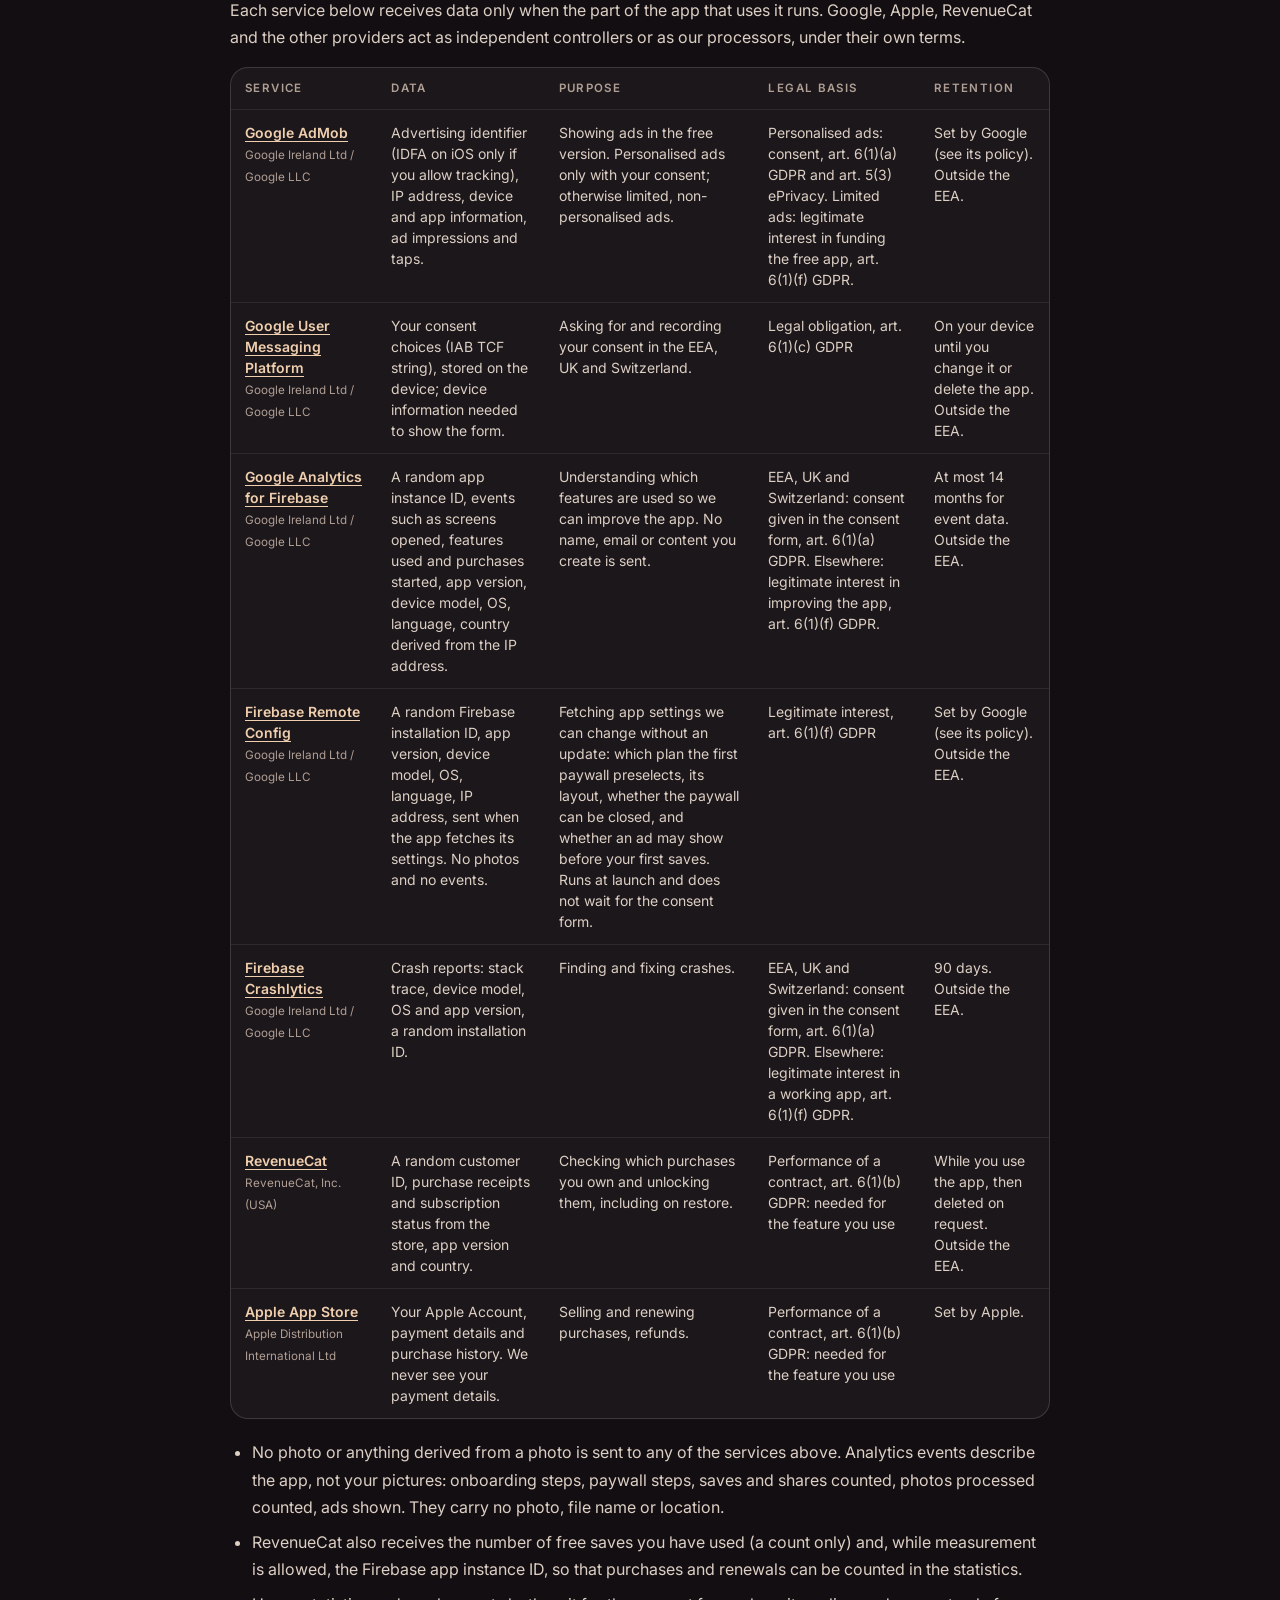
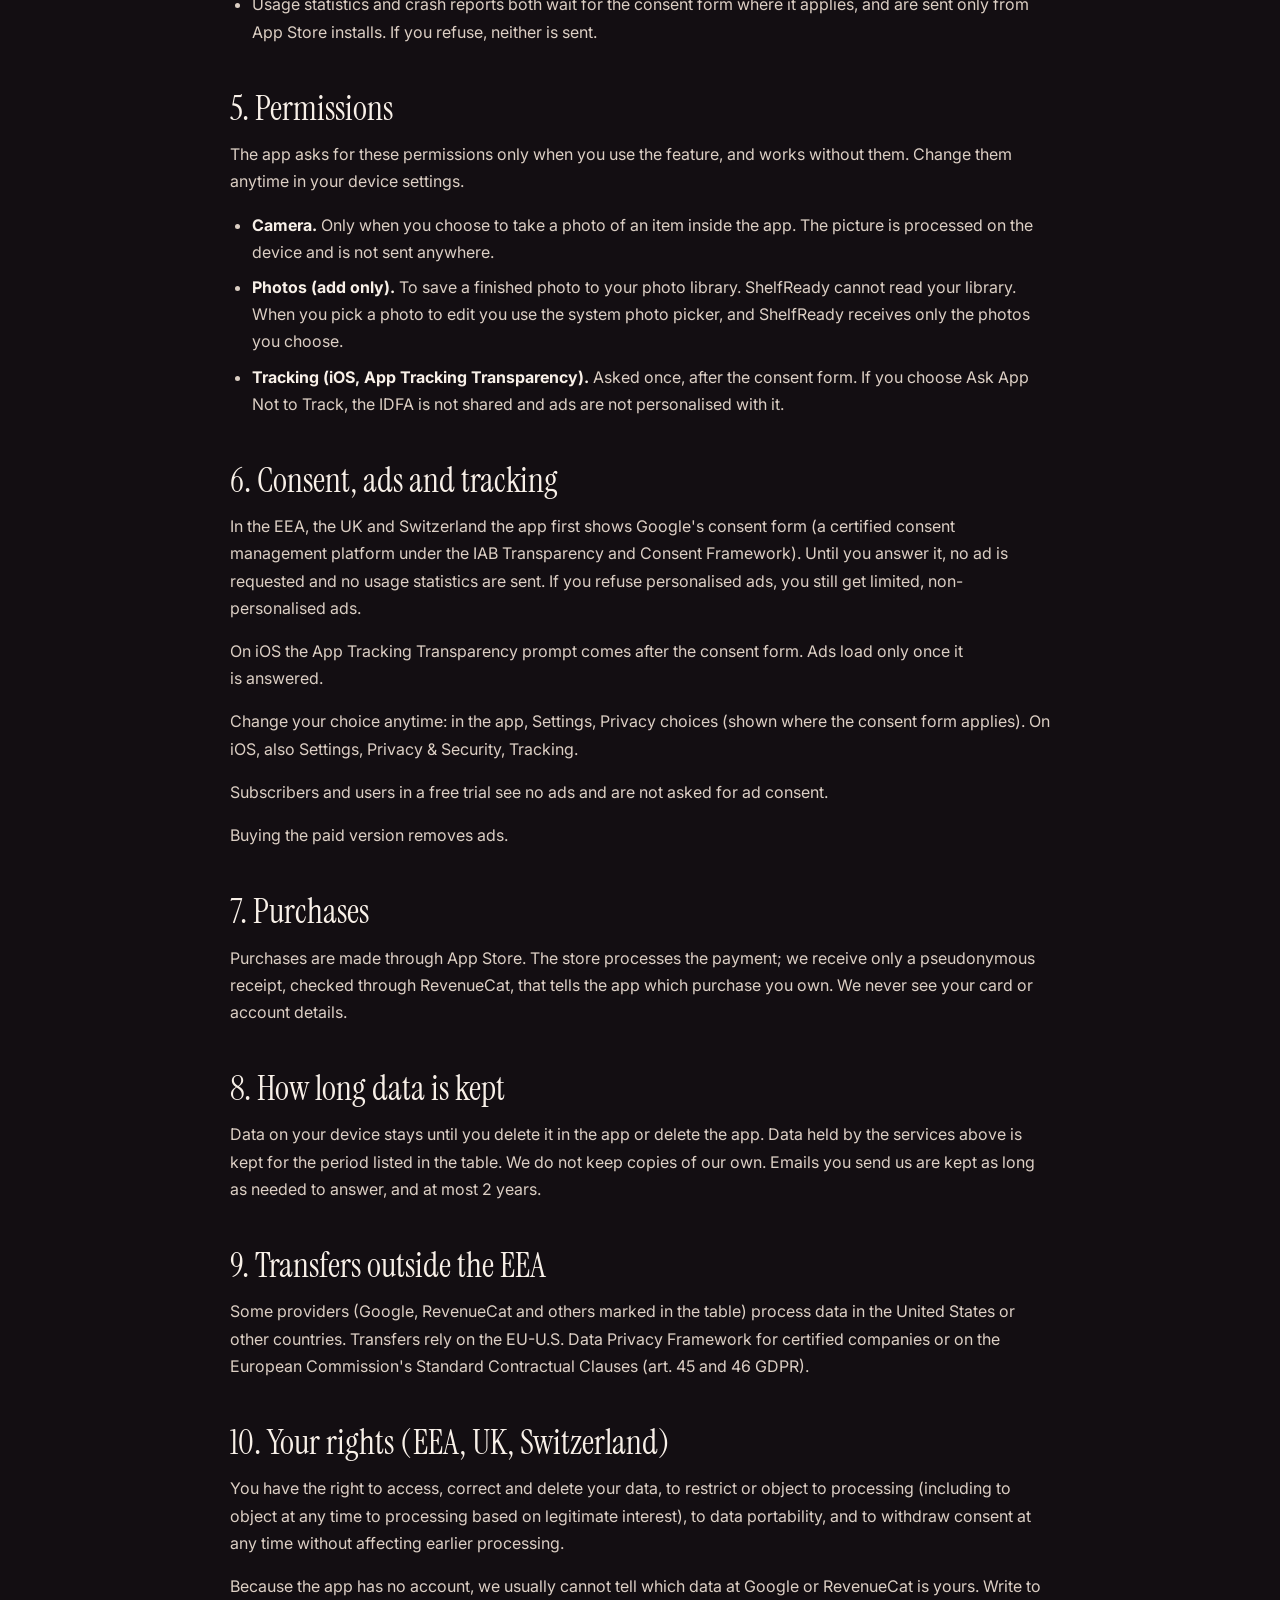
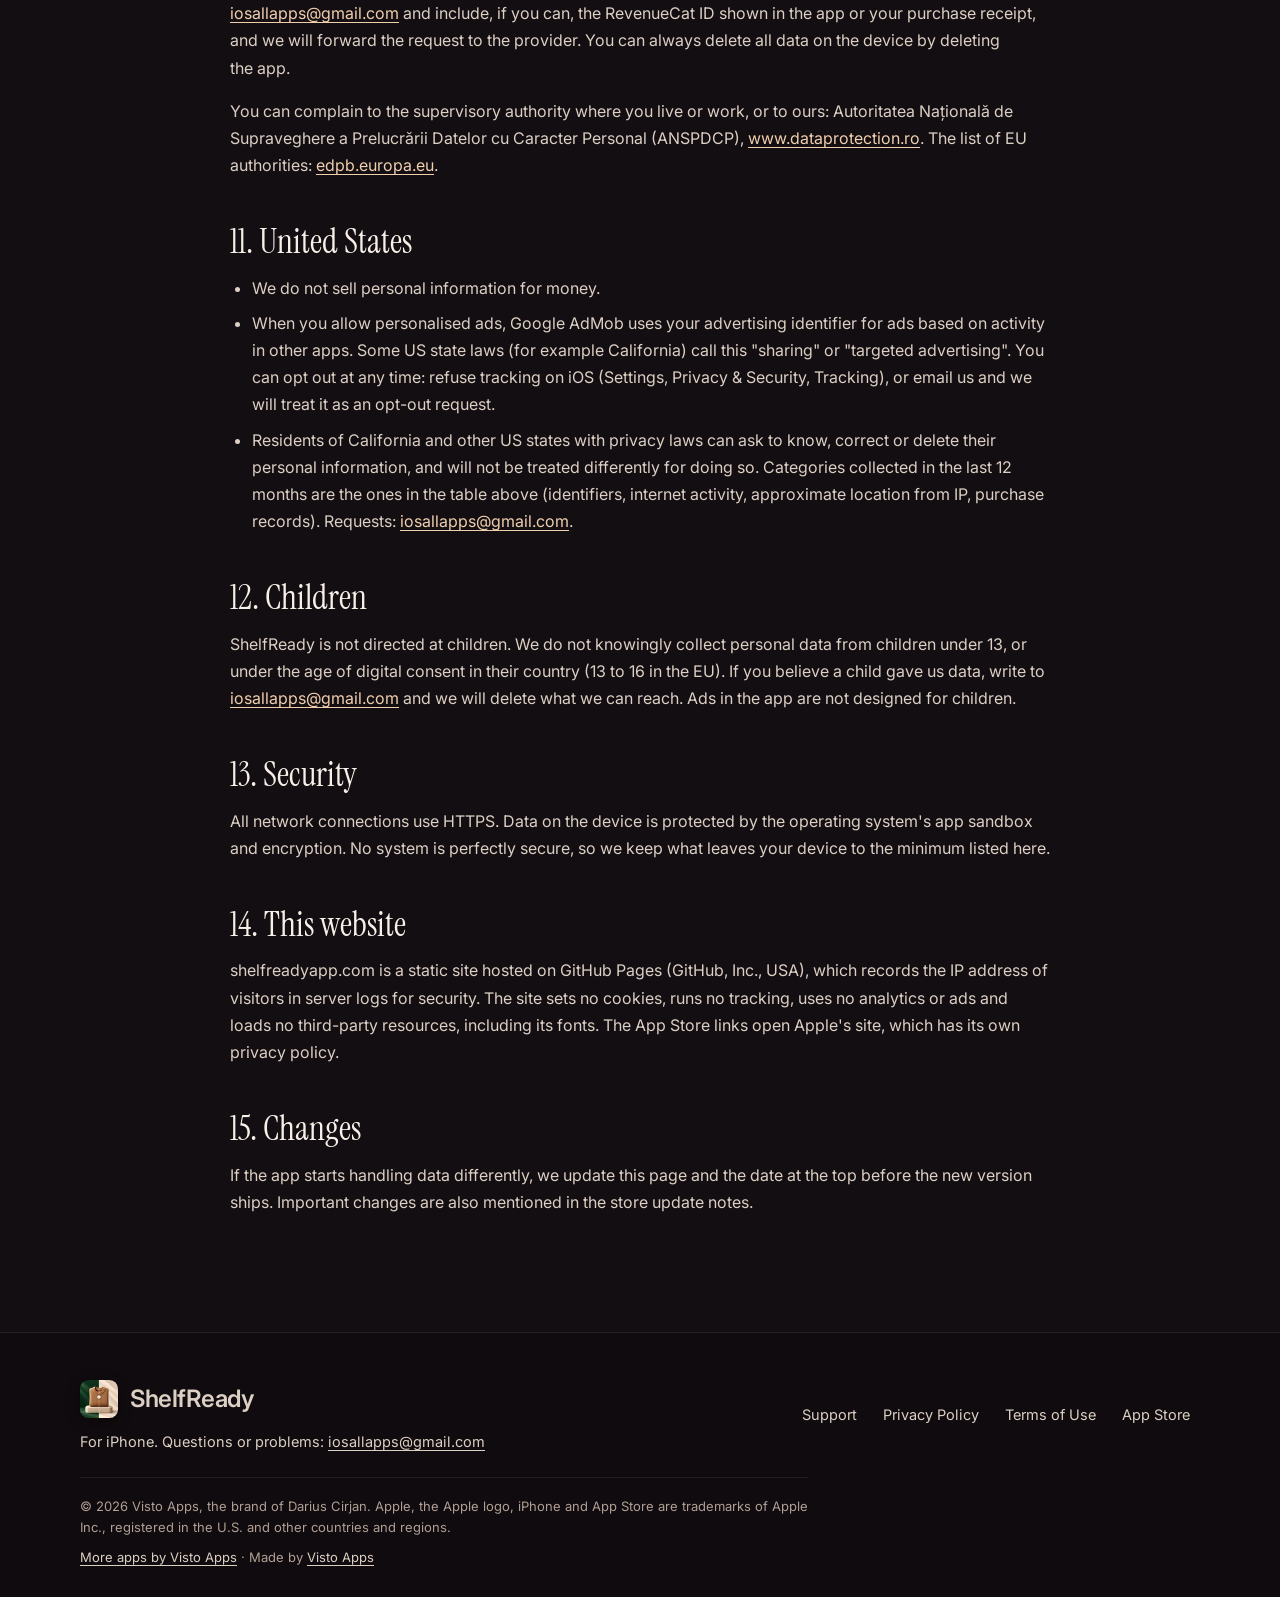
<file: privacy.html>
<!DOCTYPE html>
<html lang="en">
<head>
    <meta charset="utf-8">
    <meta name="viewport" content="width=device-width, initial-scale=1, viewport-fit=cover">
    <title>Privacy Policy | ShelfReady</title>
    <meta name="description" content="How ShelfReady handles your data. Your product photos are edited on your device and never uploaded. What the ads, analytics and purchases services receive.">
    <meta name="apple-itunes-app" content="app-id=6818769240">
    <meta name="theme-color" content="#3e2f2c" data-scrolled="#130e12">
    <meta name="color-scheme" content="dark">
    <link rel="canonical" href="https://shelfreadyapp.com/privacy.html">
    <link rel="alternate" hreflang="en" href="https://shelfreadyapp.com/privacy.html">
    <link rel="alternate" hreflang="ro" href="https://shelfreadyapp.com/ro/privacy.html">
    <link rel="alternate" hreflang="x-default" href="https://shelfreadyapp.com/privacy.html">
    <meta property="og:type" content="website">
    <meta property="og:site_name" content="ShelfReady">
    <meta property="og:locale" content="en_US">
    <meta property="og:locale:alternate" content="ro_RO">
    <meta property="og:url" content="https://shelfreadyapp.com/privacy.html">
    <meta property="og:title" content="Privacy Policy | ShelfReady">
    <meta property="og:description" content="How ShelfReady handles your data. Your product photos are edited on your device and never uploaded. What the ads, analytics and purchases services receive.">
    <meta property="og:image" content="https://shelfreadyapp.com/og-image.png">
    <meta property="og:image:width" content="1200">
    <meta property="og:image:height" content="630">
    <meta property="og:image:alt" content="An amber serum bottle and a cream jar, half on a stone block in leafy light and half on a clean blush background, next to the words: Take the photo. Skip the studio.">
    <meta name="twitter:card" content="summary_large_image">
    <meta name="twitter:title" content="Privacy Policy | ShelfReady">
    <meta name="twitter:description" content="How ShelfReady handles your data. Your product photos are edited on your device and never uploaded. What the ads, analytics and purchases services receive.">
    <meta name="twitter:image" content="https://shelfreadyapp.com/og-image.png">
    <meta name="twitter:image:alt" content="An amber serum bottle and a cream jar, half on a stone block in leafy light and half on a clean blush background, next to the words: Take the photo. Skip the studio.">
    <link rel="icon" href="favicon.ico" sizes="48x48">
    <link rel="icon" type="image/png" sizes="32x32" href="favicon-32.png">
    <link rel="icon" type="image/png" sizes="16x16" href="favicon-16.png">
    <link rel="apple-touch-icon" href="apple-touch-icon.png">
    <link rel="preload" href="fonts/instrument-serif.woff2" as="font" type="font/woff2" crossorigin>
    <link rel="preload" href="fonts/inter.woff2" as="font" type="font/woff2" crossorigin>
    <link rel="stylesheet" href="styles.css?v=20261116t">
    <script type="application/ld+json">
{
  "@context": "https://schema.org",
  "@type": "BreadcrumbList",
  "itemListElement": [
    {
      "@type": "ListItem",
      "position": 1,
      "name": "ShelfReady",
      "item": "https://shelfreadyapp.com/"
    },
    {
      "@type": "ListItem",
      "position": 2,
      "name": "Privacy Policy",
      "item": "https://shelfreadyapp.com/privacy.html"
    }
  ]
}
    </script>
</head>
<body>
    <div class="animated-bg" aria-hidden="true"></div>
    <a class="skip-link" href="#main">Skip to content</a>
    <header class="site-header">
        <div class="wrap">
            <a class="brand" href="./">
                <img src="img/app-icon-64.webp" width="32" height="32" alt="">
                <span>ShelfReady</span>
            </a>
            <nav aria-label="Main">
                <ul class="nav">
                    <li class="nav-wide"><a href="./#how">How it works</a></li>
                    <li class="nav-narrow-hide"><a href="support.html">Support</a></li>
                    <li><a class="nav-app" href="https://apps.apple.com/app/id6818769240">Get the app</a></li>
                </ul>
            </nav>
        </div>
    </header>

    <main id="main" class="doc">
        <div class="wrap">
            <div class="legal-page">
                <p class="legal-lang"><a href="ro/privacy.html" hreflang="ro" lang="ro">Română</a></p>
<!--legal:start-->
<h1>Privacy Policy</h1>
<p class="last-updated">Last updated: November 15, 2026</p>
<nav class="legal-toc" aria-label="Contents"><ol>
<li><a href="#intro">Who we are</a></li>
<li><a href="#glance">At a glance</a></li>
<li><a href="#local">Data that stays on your device</a></li>
<li><a href="#services">Services that receive data</a></li>
<li><a href="#permissions">Permissions</a></li>
<li><a href="#consent">Consent, ads and tracking</a></li>
<li><a href="#purchases">Purchases</a></li>
<li><a href="#retention">How long data is kept</a></li>
<li><a href="#transfers">Transfers outside the EEA</a></li>
<li><a href="#rights">Your rights (EEA, UK, Switzerland)</a></li>
<li><a href="#us">United States</a></li>
<li><a href="#children">Children</a></li>
<li><a href="#security">Security</a></li>
<li><a href="#website">This website</a></li>
<li><a href="#changes">Changes</a></li>
</ol></nav>
<section id="intro" class="legal-section"><h2>1. Who we are</h2><p>Visto Apps is the brand of Darius Cirjan, the developer and data controller. This policy explains what the ShelfReady app (iOS) and the website https://shelfreadyapp.com do with personal data.</p><p>Contact for any privacy question or request: <a href="mailto:iosallapps@gmail.com">iosallapps@gmail.com</a>. Website: <a href="https://vistoapps.com" rel="noopener">vistoapps.com</a>. We answer within one month (art. 12 GDPR). We are not required to appoint a Data Protection Officer.</p><p>Last updated: November 15, 2026.</p></section>
<section id="glance" class="legal-section"><h2>2. At a glance</h2><ul><li>No account. ShelfReady does not ask for your name, email or phone number.</li><li>Your photos, the cutouts and your settings stay on your device.</li><li>The free version shows ads from Google AdMob. Personalised ads only with your consent; in the EEA, UK and Switzerland no ad loads before you answer the consent form.</li><li>Usage statistics (Google Analytics for Firebase) start only after the consent form has been answered in the EEA, UK and Switzerland. Crash reports help us fix bugs.</li><li>We do not sell personal data for money. We have no servers of our own that receive your data.</li></ul></section>
<section id="local" class="legal-section"><h2>3. Data that stays on your device</h2><p>When you pick or take a photo, ShelfReady finds the item, removes the background and places it on the backdrop you choose using Apple's on-device frameworks (Vision and Core Image). No photo, cutout or anything made from a photo is uploaded to us or to any service, and the app has no feature that does so. The app keeps the original and the finished photo in its own private storage on your device (excluded from iCloud backups) so you can reopen a photo later. In Settings, Delete all photos clears these copies; photos you already saved to your photo library stay there, and deleting the app removes the app's copies. If you use Share, the photo goes only to the app or person you choose in the iOS share sheet. To count the three free saves, the app keeps in the iOS Keychain a number and a one-way hash of each saved result (not the photo); the Keychain can survive deleting the app, so reinstalling does not reset the count.</p></section>
<section id="services" class="legal-section"><h2>4. Services that receive data</h2><p>Each service below receives data only when the part of the app that uses it runs. Google, Apple, RevenueCat and the other providers act as independent controllers or as our processors, under their own terms.</p><div class="table-wrap"><table class="legal-table"><thead><tr><th scope="col">Service</th><th scope="col">Data</th><th scope="col">Purpose</th><th scope="col">Legal basis</th><th scope="col">Retention</th></tr></thead><tbody><tr><th scope="row"><a href="https://policies.google.com/technologies/ads" rel="noopener">Google AdMob</a><br><small>Google Ireland Ltd / Google LLC</small></th><td data-label="Data">Advertising identifier (IDFA on iOS only if you allow tracking), IP address, device and app information, ad impressions and taps.</td><td data-label="Purpose">Showing ads in the free version. Personalised ads only with your consent; otherwise limited, non-personalised ads.</td><td data-label="Legal basis">Personalised ads: consent, art. 6(1)(a) GDPR and art. 5(3) ePrivacy. Limited ads: legitimate interest in funding the free app, art. 6(1)(f) GDPR.</td><td data-label="Retention">Set by Google (see its policy). Outside the EEA.</td></tr><tr><th scope="row"><a href="https://policies.google.com/privacy" rel="noopener">Google User Messaging Platform</a><br><small>Google Ireland Ltd / Google LLC</small></th><td data-label="Data">Your consent choices (IAB TCF string), stored on the device; device information needed to show the form.</td><td data-label="Purpose">Asking for and recording your consent in the EEA, UK and Switzerland.</td><td data-label="Legal basis">Legal obligation, art. 6(1)(c) GDPR</td><td data-label="Retention">On your device until you change it or delete the app. Outside the EEA.</td></tr><tr><th scope="row"><a href="https://firebase.google.com/support/privacy" rel="noopener">Google Analytics for Firebase</a><br><small>Google Ireland Ltd / Google LLC</small></th><td data-label="Data">A random app instance ID, events such as screens opened, features used and purchases started, app version, device model, OS, language, country derived from the IP address.</td><td data-label="Purpose">Understanding which features are used so we can improve the app. No name, email or content you create is sent.</td><td data-label="Legal basis">EEA, UK and Switzerland: consent given in the consent form, art. 6(1)(a) GDPR. Elsewhere: legitimate interest in improving the app, art. 6(1)(f) GDPR.</td><td data-label="Retention">At most 14 months for event data. Outside the EEA.</td></tr><tr><th scope="row"><a href="https://firebase.google.com/support/privacy" rel="noopener">Firebase Remote Config</a><br><small>Google Ireland Ltd / Google LLC</small></th><td data-label="Data">A random Firebase installation ID, app version, device model, OS, language, IP address, sent when the app fetches its settings. No photos and no events.</td><td data-label="Purpose">Fetching app settings we can change without an update: which plan the first paywall preselects, its layout, whether the paywall can be closed, and whether an ad may show before your first saves. Runs at launch and does not wait for the consent form.</td><td data-label="Legal basis">Legitimate interest, art. 6(1)(f) GDPR</td><td data-label="Retention">Set by Google (see its policy). Outside the EEA.</td></tr><tr><th scope="row"><a href="https://firebase.google.com/support/privacy" rel="noopener">Firebase Crashlytics</a><br><small>Google Ireland Ltd / Google LLC</small></th><td data-label="Data">Crash reports: stack trace, device model, OS and app version, a random installation ID.</td><td data-label="Purpose">Finding and fixing crashes.</td><td data-label="Legal basis">EEA, UK and Switzerland: consent given in the consent form, art. 6(1)(a) GDPR. Elsewhere: legitimate interest in a working app, art. 6(1)(f) GDPR.</td><td data-label="Retention">90 days. Outside the EEA.</td></tr><tr><th scope="row"><a href="https://www.revenuecat.com/privacy" rel="noopener">RevenueCat</a><br><small>RevenueCat, Inc. (USA)</small></th><td data-label="Data">A random customer ID, purchase receipts and subscription status from the store, app version and country.</td><td data-label="Purpose">Checking which purchases you own and unlocking them, including on restore.</td><td data-label="Legal basis">Performance of a contract, art. 6(1)(b) GDPR: needed for the feature you use</td><td data-label="Retention">While you use the app, then deleted on request. Outside the EEA.</td></tr><tr><th scope="row"><a href="https://www.apple.com/legal/privacy/" rel="noopener">Apple App Store</a><br><small>Apple Distribution International Ltd</small></th><td data-label="Data">Your Apple Account, payment details and purchase history. We never see your payment details.</td><td data-label="Purpose">Selling and renewing purchases, refunds.</td><td data-label="Legal basis">Performance of a contract, art. 6(1)(b) GDPR: needed for the feature you use</td><td data-label="Retention">Set by Apple.</td></tr></tbody></table></div><ul><li>No photo or anything derived from a photo is sent to any of the services above. Analytics events describe the app, not your pictures: onboarding steps, paywall steps, saves and shares counted, photos processed counted, ads shown. They carry no photo, file name or location.</li><li>RevenueCat also receives the number of free saves you have used (a count only) and, while measurement is allowed, the Firebase app instance ID, so that purchases and renewals can be counted in the statistics.</li><li>Usage statistics and crash reports both wait for the consent form where it applies, and are sent only from App Store installs. If you refuse, neither is sent.</li></ul></section>
<section id="permissions" class="legal-section"><h2>5. Permissions</h2><p>The app asks for these permissions only when you use the feature, and works without them. Change them anytime in your device settings.</p><ul><li><strong>Camera.</strong> Only when you choose to take a photo of an item inside the app. The picture is processed on the device and is not sent anywhere.</li><li><strong>Photos (add only).</strong> To save a finished photo to your photo library. ShelfReady cannot read your library. When you pick a photo to edit you use the system photo picker, and ShelfReady receives only the photos you choose.</li><li><strong>Tracking (iOS, App Tracking Transparency).</strong> Asked once, after the consent form. If you choose Ask App Not to Track, the IDFA is not shared and ads are not personalised with it.</li></ul></section>
<section id="consent" class="legal-section"><h2>6. Consent, ads and tracking</h2><p>In the EEA, the UK and Switzerland the app first shows Google's consent form (a certified consent management platform under the IAB Transparency and Consent Framework). Until you answer it, no ad is requested and no usage statistics are sent. If you refuse personalised ads, you still get limited, non-personalised ads.</p><p>On iOS the App Tracking Transparency prompt comes after the consent form. Ads load only once it is answered.</p><p>Change your choice anytime: in the app, Settings, Privacy choices (shown where the consent form applies). On iOS, also Settings, Privacy & Security, Tracking.</p><p>Subscribers and users in a free trial see no ads and are not asked for ad consent.</p><p>Buying the paid version removes ads.</p></section>
<section id="purchases" class="legal-section"><h2>7. Purchases</h2><p>Purchases are made through App Store. The store processes the payment; we receive only a pseudonymous receipt, checked through RevenueCat, that tells the app which purchase you own. We never see your card or account details.</p></section>
<section id="retention" class="legal-section"><h2>8. How long data is kept</h2><p>Data on your device stays until you delete it in the app or delete the app. Data held by the services above is kept for the period listed in the table. We do not keep copies of our own. Emails you send us are kept as long as needed to answer, and at most 2 years.</p></section>
<section id="transfers" class="legal-section"><h2>9. Transfers outside the EEA</h2><p>Some providers (Google, RevenueCat and others marked in the table) process data in the United States or other countries. Transfers rely on the EU-U.S. Data Privacy Framework for certified companies or on the European Commission's Standard Contractual Clauses (art. 45 and 46 GDPR).</p></section>
<section id="rights" class="legal-section"><h2>10. Your rights (EEA, UK, Switzerland)</h2><p>You have the right to access, correct and delete your data, to restrict or object to processing (including to object at any time to processing based on legitimate interest), to data portability, and to withdraw consent at any time without affecting earlier processing.</p><p>Because the app has no account, we usually cannot tell which data at Google or RevenueCat is yours. Write to <a href="mailto:iosallapps@gmail.com">iosallapps@gmail.com</a> and include, if you can, the RevenueCat ID shown in the app or your purchase receipt, and we will forward the request to the provider. You can always delete all data on the device by deleting the app.</p><p>You can complain to the supervisory authority where you live or work, or to ours: Autoritatea Națională de Supraveghere a Prelucrării Datelor cu Caracter Personal (ANSPDCP), <a href="https://www.dataprotection.ro" rel="noopener">www.dataprotection.ro</a>. The list of EU authorities: <a href="https://www.edpb.europa.eu/about-edpb/about-edpb/members_en" rel="noopener">edpb.europa.eu</a>.</p></section>
<section id="us" class="legal-section"><h2>11. United States</h2><ul><li>We do not sell personal information for money.</li><li>When you allow personalised ads, Google AdMob uses your advertising identifier for ads based on activity in other apps. Some US state laws (for example California) call this "sharing" or "targeted advertising". You can opt out at any time: refuse tracking on iOS (Settings, Privacy & Security, Tracking), or email us and we will treat it as an opt-out request.</li><li>Residents of California and other US states with privacy laws can ask to know, correct or delete their personal information, and will not be treated differently for doing so. Categories collected in the last 12 months are the ones in the table above (identifiers, internet activity, approximate location from IP, purchase records). Requests: <a href="mailto:iosallapps@gmail.com">iosallapps@gmail.com</a>.</li></ul></section>
<section id="children" class="legal-section"><h2>12. Children</h2><p>ShelfReady is not directed at children. We do not knowingly collect personal data from children under 13, or under the age of digital consent in their country (13 to 16 in the EU). If you believe a child gave us data, write to <a href="mailto:iosallapps@gmail.com">iosallapps@gmail.com</a> and we will delete what we can reach. Ads in the app are not designed for children.</p></section>
<section id="security" class="legal-section"><h2>13. Security</h2><p>All network connections use HTTPS. Data on the device is protected by the operating system's app sandbox and encryption. No system is perfectly secure, so we keep what leaves your device to the minimum listed here.</p></section>
<section id="website" class="legal-section"><h2>14. This website</h2><p>shelfreadyapp.com is a static site hosted on GitHub Pages (GitHub, Inc., USA), which records the IP address of visitors in server logs for security. The site sets no cookies, runs no tracking, uses no analytics or ads and loads no third-party resources, including its fonts. The App Store links open Apple's site, which has its own privacy policy.</p></section>
<section id="changes" class="legal-section"><h2>15. Changes</h2><p>If the app starts handling data differently, we update this page and the date at the top before the new version ships. Important changes are also mentioned in the store update notes.</p></section>
<!--legal:end-->

            </div>
        </div>
    </main>

    <footer class="site-footer">
        <div class="wrap">
            <div class="footer-top">
                <div>
                    <a class="brand" href="./">
                        <img src="img/app-icon-64.webp" width="32" height="32" alt="" loading="lazy">
                        <span>ShelfReady</span>
                    </a>
                    <p>For iPhone. Questions or problems: <a href="mailto:iosallapps@gmail.com">iosallapps@gmail.com</a></p>
                </div>
                <nav aria-label="Footer">
                    <ul class="footer-links">
                        <li><a href="support.html">Support</a></li>
                        <li><a href="privacy.html">Privacy Policy</a></li>
                        <li><a href="terms.html">Terms of Use</a></li>
                        <li><a href="https://apps.apple.com/app/id6818769240">App Store</a></li>
                    </ul>
                </nav>
            </div>
            <p class="footer-note">&copy; 2026 Visto Apps, the brand of Darius Cirjan. Apple, the Apple logo, iPhone and App Store are trademarks of Apple Inc., registered in the U.S. and other countries and regions.</p>
            <p class="footer-made"><a href="https://vistoapps.com/apps.html">More apps by Visto Apps</a> &middot; Made by <a href="https://vistoapps.com">Visto Apps</a></p>
        </div>
    </footer>
</body>
</html>
</file>
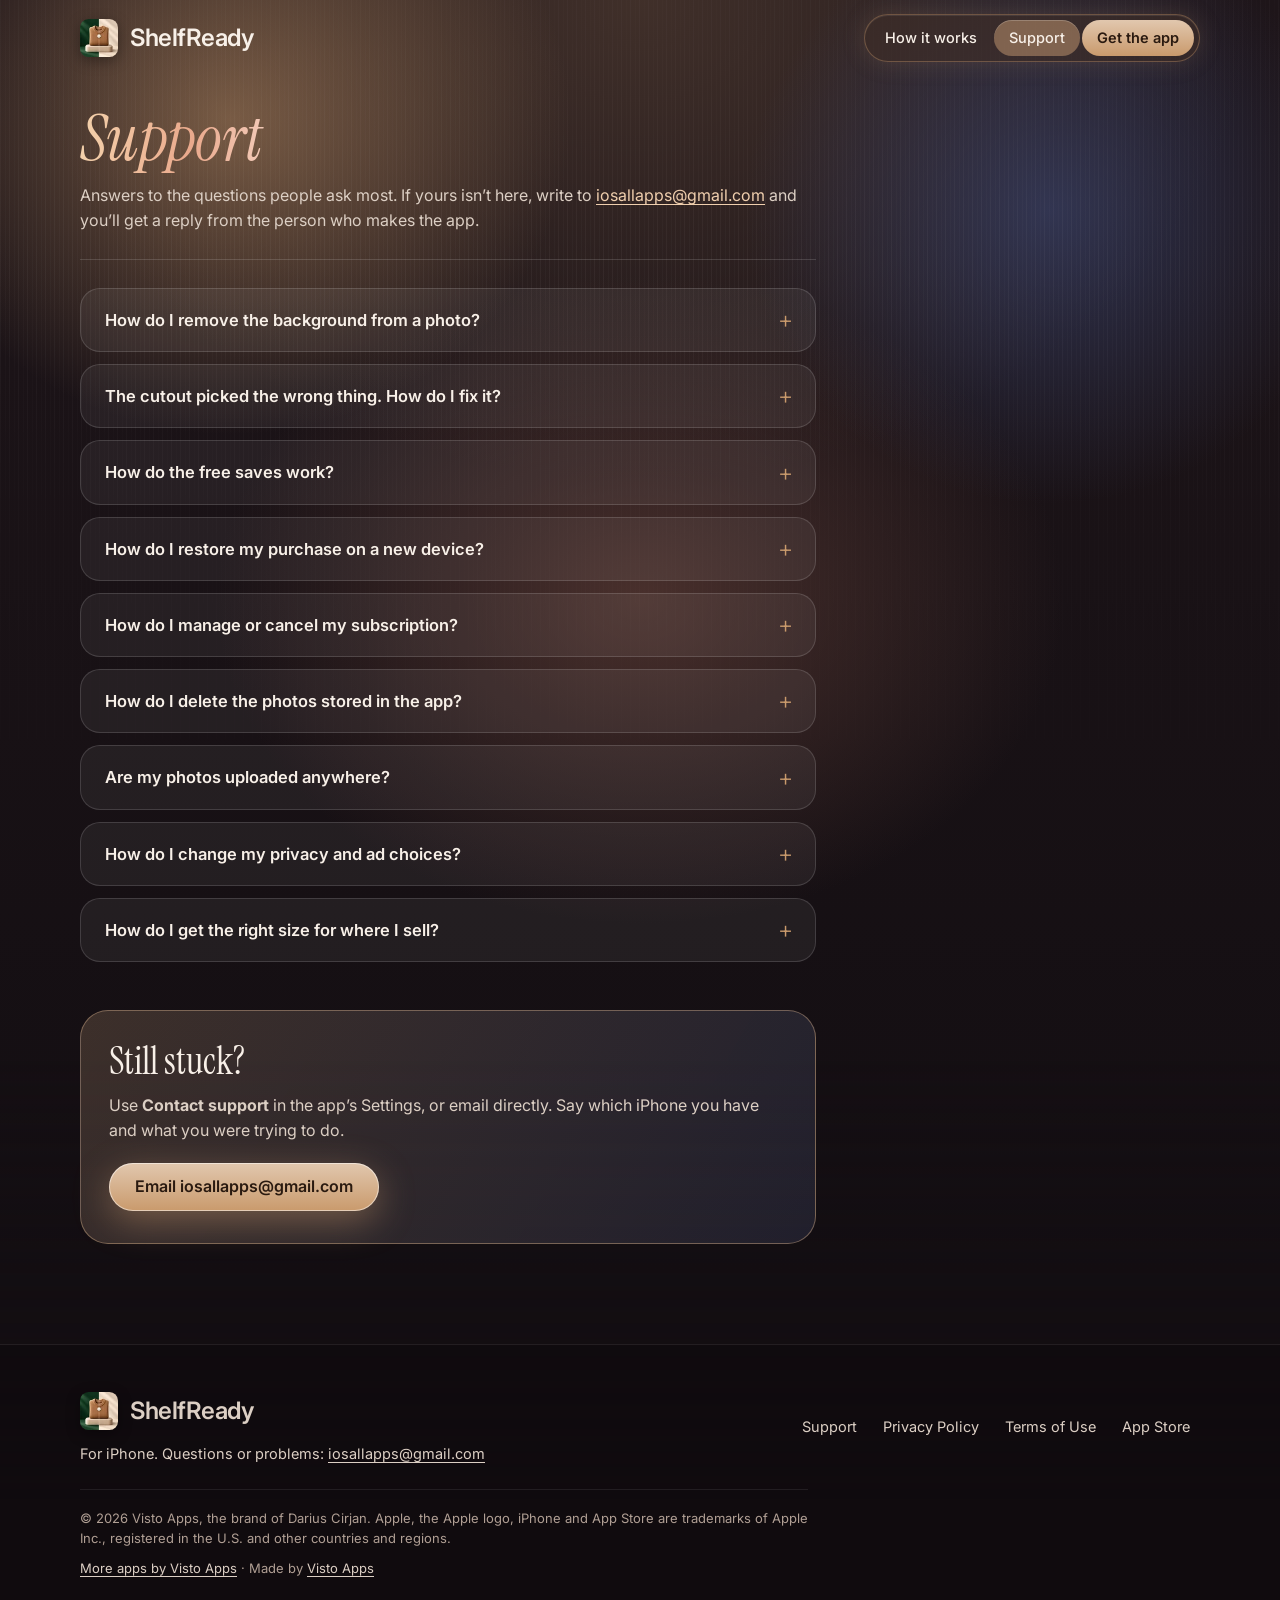
<file: support.html>
<!DOCTYPE html>
<html lang="en">
<head>
    <!-- build:head -->
    <meta charset="utf-8">
    <meta name="viewport" content="width=device-width, initial-scale=1, viewport-fit=cover">
    <title>Support | ShelfReady Product Photos</title>
    <meta name="description" content="Help with ShelfReady: removing backgrounds, fixing a cutout, free saves, restoring purchases, managing a subscription, deleting photos and privacy choices.">
    <meta name="apple-itunes-app" content="app-id=6818769240">
    <meta name="theme-color" content="#3e2f2c" data-scrolled="#130e12">
    <meta name="color-scheme" content="dark">
    <link rel="canonical" href="https://shelfreadyapp.com/support.html">
    <meta property="og:type" content="website">
    <meta property="og:site_name" content="ShelfReady">
    <meta property="og:locale" content="en_US">
    <meta property="og:url" content="https://shelfreadyapp.com/support.html">
    <meta property="og:title" content="Support | ShelfReady Product Photos">
    <meta property="og:description" content="Help with ShelfReady: removing backgrounds, fixing a cutout, free saves, restoring purchases, managing a subscription, deleting photos and privacy choices.">
    <meta property="og:image" content="https://shelfreadyapp.com/og-image.png">
    <meta property="og:image:width" content="1200">
    <meta property="og:image:height" content="630">
    <meta property="og:image:alt" content="An amber serum bottle and a cream jar, half on a stone block in leafy light and half on a clean blush background, next to the words: Take the photo. Skip the studio.">
    <meta name="twitter:card" content="summary_large_image">
    <meta name="twitter:title" content="Support | ShelfReady Product Photos">
    <meta name="twitter:description" content="Help with ShelfReady: removing backgrounds, fixing a cutout, free saves, restoring purchases, managing a subscription, deleting photos and privacy choices.">
    <meta name="twitter:image" content="https://shelfreadyapp.com/og-image.png">
    <meta name="twitter:image:alt" content="An amber serum bottle and a cream jar, half on a stone block in leafy light and half on a clean blush background, next to the words: Take the photo. Skip the studio.">
    <link rel="icon" href="favicon.ico" sizes="48x48">
    <link rel="icon" type="image/png" sizes="32x32" href="favicon-32.png">
    <link rel="icon" type="image/png" sizes="16x16" href="favicon-16.png">
    <link rel="apple-touch-icon" href="apple-touch-icon.png">
    <link rel="preload" href="fonts/instrument-serif.woff2" as="font" type="font/woff2" crossorigin>
    <link rel="preload" href="fonts/inter.woff2" as="font" type="font/woff2" crossorigin>
    <link rel="stylesheet" href="styles.css?v=20261116t">
    <!-- /build:head -->
    <!-- build:ld -->
    <script type="application/ld+json">
{
  "@context": "https://schema.org",
  "@type": "FAQPage",
  "mainEntity": [
    {
      "@type": "Question",
      "name": "How do I remove the background from a photo?",
      "acceptedAnswer": {
        "@type": "Answer",
        "text": "Take a photo with the camera inside the app or pick one from your library. ShelfReady finds the item, removes the background on your iPhone and sets it on a studio backdrop with a soft shadow. Tap any background or colour to switch, then save or share. To do several at once, pick up to 10 photos from your library. The app works through them one by one, with one background for the lot, and you can switch any single photo on its own."
      }
    },
    {
      "@type": "Question",
      "name": "The cutout picked the wrong thing. How do I fix it?",
      "acceptedAnswer": {
        "@type": "Answer",
        "text": "Tap Fix the cutout , draw a box around the item you want to keep, and tap Use this box . The app cuts the item out again from inside the box. It works best on a single item on a plain surface, in good light. A busy background, a very dark photo or an item that blends into what it is lying on can make the cutout fail. If that happens, the app tells you and lets you point at the item with a box."
      }
    },
    {
      "@type": "Question",
      "name": "How do the free saves work?",
      "acceptedAnswer": {
        "@type": "Answer",
        "text": "You can process photos and try every background for free. Your first 3 saves or shares are free, in full quality. Saving the same result again does not use another free save. After that, saving and sharing need a subscription or the lifetime purchase, as does saving a whole batch at once. The free saves are counted on your device and are not reset by reinstalling the app."
      }
    },
    {
      "@type": "Question",
      "name": "How do I restore my purchase on a new device?",
      "acceptedAnswer": {
        "@type": "Answer",
        "text": "Open Settings in the app and tap Restore purchases . The app asks Apple whether your Apple Account has an active subscription or the lifetime purchase, and unlocks the app if it does. There is no ShelfReady account involved: make sure you are signed in with the same Apple Account you used to buy."
      }
    },
    {
      "@type": "Question",
      "name": "How do I manage or cancel my subscription?",
      "acceptedAnswer": {
        "@type": "Answer",
        "text": "Subscriptions are billed by Apple, so they are managed in your Apple Account. On your iPhone, open the Settings app, tap your name, then Subscriptions , and choose ShelfReady. Cancel at least 24 hours before the end of the current period, or before a free trial ends, to avoid the next charge. The subscription stays active until the end of the period you have paid for. We cannot cancel it for you, because Apple handles the billing. For a refund, contact Apple at reportaproblem.apple.com ."
      }
    },
    {
      "@type": "Question",
      "name": "How do I delete the photos stored in the app?",
      "acceptedAnswer": {
        "@type": "Answer",
        "text": "ShelfReady keeps your original and finished photo in its own private storage on your device, so you can reopen a photo later and try a different background. To remove them, open Settings in the app, where you can see the space used, and tap Delete all photos . This does not touch anything you already saved to your Photos library. Deleting the app also removes them."
      }
    },
    {
      "@type": "Question",
      "name": "Are my photos uploaded anywhere?",
      "acceptedAnswer": {
        "@type": "Answer",
        "text": "No. Finding the item, removing the background and balancing the light all happen on your iPhone. No photo, cutout or anything made from a photo is sent to us or to any server. If you use Share, the photo goes only to the app or person you choose. The app does use analytics, crash reports and ads, as described in the Privacy Policy ."
      }
    },
    {
      "@type": "Question",
      "name": "How do I change my privacy and ad choices?",
      "acceptedAnswer": {
        "@type": "Answer",
        "text": "Where consent is required, for example in the European Economic Area, the United Kingdom and Switzerland, Google's consent form asks you when the app first starts. You can change your answer at any time in the app under Settings , Privacy choices . Tracking is controlled by iOS: open the Settings app, then Privacy & Security , then Tracking . Subscribers, lifetime purchasers and people in a free trial see no ads."
      }
    },
    {
      "@type": "Question",
      "name": "How do I get the right size for where I sell?",
      "acceptedAnswer": {
        "@type": "Answer",
        "text": "In the app's Settings, tap Marketplace and choose where you sell. Every save then comes out in the shape and size that marketplace asks for, as a JPEG. You can also keep your photo's own shape at full size, in JPEG or HEIC."
      }
    }
  ]
},
{
  "@context": "https://schema.org",
  "@type": "BreadcrumbList",
  "itemListElement": [
    {
      "@type": "ListItem",
      "position": 1,
      "name": "ShelfReady",
      "item": "https://shelfreadyapp.com/"
    },
    {
      "@type": "ListItem",
      "position": 2,
      "name": "Support",
      "item": "https://shelfreadyapp.com/support.html"
    }
  ]
}
    </script>
    <!-- /build:ld -->
</head>
<body>
    <div class="animated-bg" aria-hidden="true"></div>
    <a class="skip-link" href="#main">Skip to content</a>

    <!-- build:header -->
    <header class="site-header">
        <div class="wrap">
            <a class="brand" href="./">
                <img src="img/app-icon-64.webp" width="32" height="32" alt="">
                <span>ShelfReady</span>
            </a>
            <nav aria-label="Main">
                <ul class="nav">
                    <li class="nav-wide"><a href="./#how">How it works</a></li>
                    <li class="nav-narrow-hide"><a href="support.html" aria-current="page">Support</a></li>
                    <li><a class="nav-app" href="https://apps.apple.com/app/id6818769240">Get the app</a></li>
                </ul>
            </nav>
        </div>
    </header>
    <!-- /build:header -->

    <main id="main" class="doc">
        <div class="wrap">
            <header class="doc-head">
                <h1><em>Support</em></h1>
                <p class="doc-meta">Answers to the questions people ask most. If yours isn&rsquo;t here, write to <a href="mailto:iosallapps@gmail.com">iosallapps@gmail.com</a> and you&rsquo;ll get a reply from the person who makes the app.</p>
            </header>

            <div class="faq">
                <details id="remove-background">
                    <summary>How do I remove the background from a photo?</summary>
                    <div>
                        <p>Take a photo with the camera inside the app or pick one from your library. ShelfReady finds the item, removes the background on your iPhone and sets it on a studio backdrop with a soft shadow. Tap any background or colour to switch, then save or share.</p>
                        <p>To do several at once, pick up to 10 photos from your library. The app works through them one by one, with one background for the lot, and you can switch any single photo on its own.</p>
                    </div>
                </details>

                <details id="fix-cutout">
                    <summary>The cutout picked the wrong thing. How do I fix it?</summary>
                    <div>
                        <p>Tap <strong>Fix the cutout</strong>, draw a box around the item you want to keep, and tap <strong>Use this box</strong>. The app cuts the item out again from inside the box.</p>
                        <p>It works best on a single item on a plain surface, in good light. A busy background, a very dark photo or an item that blends into what it is lying on can make the cutout fail. If that happens, the app tells you and lets you point at the item with a box.</p>
                    </div>
                </details>

                <details id="free-saves">
                    <summary>How do the free saves work?</summary>
                    <div>
                        <p>You can process photos and try every background for free. Your first 3 saves or shares are free, in full quality. Saving the same result again does not use another free save.</p>
                        <p>After that, saving and sharing need a subscription or the lifetime purchase, as does saving a whole batch at once. The free saves are counted on your device and are not reset by reinstalling the app.</p>
                    </div>
                </details>

                <details id="restore">
                    <summary>How do I restore my purchase on a new device?</summary>
                    <div>
                        <p>Open <strong>Settings</strong> in the app and tap <strong>Restore purchases</strong>. The app asks Apple whether your Apple Account has an active subscription or the lifetime purchase, and unlocks the app if it does. There is no ShelfReady account involved: make sure you are signed in with the same Apple Account you used to buy.</p>
                    </div>
                </details>

                <details id="subscription">
                    <summary>How do I manage or cancel my subscription?</summary>
                    <div>
                        <p>Subscriptions are billed by Apple, so they are managed in your Apple Account. On your iPhone, open the Settings app, tap your name, then <strong>Subscriptions</strong>, and choose ShelfReady.</p>
                        <p>Cancel at least 24 hours before the end of the current period, or before a free trial ends, to avoid the next charge. The subscription stays active until the end of the period you have paid for. We cannot cancel it for you, because Apple handles the billing.</p>
                        <p>For a refund, contact Apple at <a href="https://reportaproblem.apple.com">reportaproblem.apple.com</a>.</p>
                    </div>
                </details>

                <details id="delete-photos">
                    <summary>How do I delete the photos stored in the app?</summary>
                    <div>
                        <p>ShelfReady keeps your original and finished photo in its own private storage on your device, so you can reopen a photo later and try a different background. To remove them, open <strong>Settings</strong> in the app, where you can see the space used, and tap <strong>Delete all photos</strong>.</p>
                        <p>This does not touch anything you already saved to your Photos library. Deleting the app also removes them.</p>
                    </div>
                </details>

                <details id="privacy">
                    <summary>Are my photos uploaded anywhere?</summary>
                    <div>
                        <p>No. Finding the item, removing the background and balancing the light all happen on your iPhone. No photo, cutout or anything made from a photo is sent to us or to any server. If you use Share, the photo goes only to the app or person you choose.</p>
                        <p>The app does use analytics, crash reports and ads, as described in the <a href="privacy.html">Privacy Policy</a>.</p>
                    </div>
                </details>

                <details id="privacy-choices">
                    <summary>How do I change my privacy and ad choices?</summary>
                    <div>
                        <p>Where consent is required, for example in the European Economic Area, the United Kingdom and Switzerland, Google's consent form asks you when the app first starts. You can change your answer at any time in the app under <strong>Settings</strong>, <strong>Privacy choices</strong>.</p>
                        <p>Tracking is controlled by iOS: open the Settings app, then <strong>Privacy &amp; Security</strong>, then <strong>Tracking</strong>. Subscribers, lifetime purchasers and people in a free trial see no ads.</p>
                    </div>
                </details>

                <details id="marketplace">
                    <summary>How do I get the right size for where I sell?</summary>
                    <div>
                        <p>In the app's Settings, tap <strong>Marketplace</strong> and choose where you sell. Every save then comes out in the shape and size that marketplace asks for, as a JPEG. You can also keep your photo's own shape at full size, in JPEG or HEIC.</p>
                    </div>
                </details>
            </div>

            <div class="contact">
                <h2>Still stuck?</h2>
                <p>Use <strong>Contact support</strong> in the app&rsquo;s Settings, or email directly. Say which iPhone you have and what you were trying to do.</p>
                <a class="button" href="mailto:iosallapps@gmail.com?subject=ShelfReady%20support">Email iosallapps@gmail.com</a>
            </div>
        </div>
    </main>

    <!-- build:footer -->
    <footer class="site-footer">
        <div class="wrap">
            <div class="footer-top">
                <div>
                    <a class="brand" href="./">
                        <img src="img/app-icon-64.webp" width="32" height="32" alt="" loading="lazy">
                        <span>ShelfReady</span>
                    </a>
                    <p>For iPhone. Questions or problems: <a href="mailto:iosallapps@gmail.com">iosallapps@gmail.com</a></p>
                </div>
                <nav aria-label="Footer">
                    <ul class="footer-links">
                        <li><a href="support.html">Support</a></li>
                        <li><a href="privacy.html">Privacy Policy</a></li>
                        <li><a href="terms.html">Terms of Use</a></li>
                        <li><a href="https://apps.apple.com/app/id6818769240">App Store</a></li>
                    </ul>
                </nav>
            </div>
            <p class="footer-note">&copy; 2026 Visto Apps, the brand of Darius Cirjan. Apple, the Apple logo, iPhone and App Store are trademarks of Apple Inc., registered in the U.S. and other countries and regions.</p>
            <p class="footer-made"><a href="https://vistoapps.com/apps.html">More apps by Visto Apps</a> &middot; Made by <a href="https://vistoapps.com">Visto Apps</a></p>
        </div>
    </footer>
    <!-- /build:footer -->
    <script src="script.js?v=20261116s" defer></script>
</body>
</html>
</file>
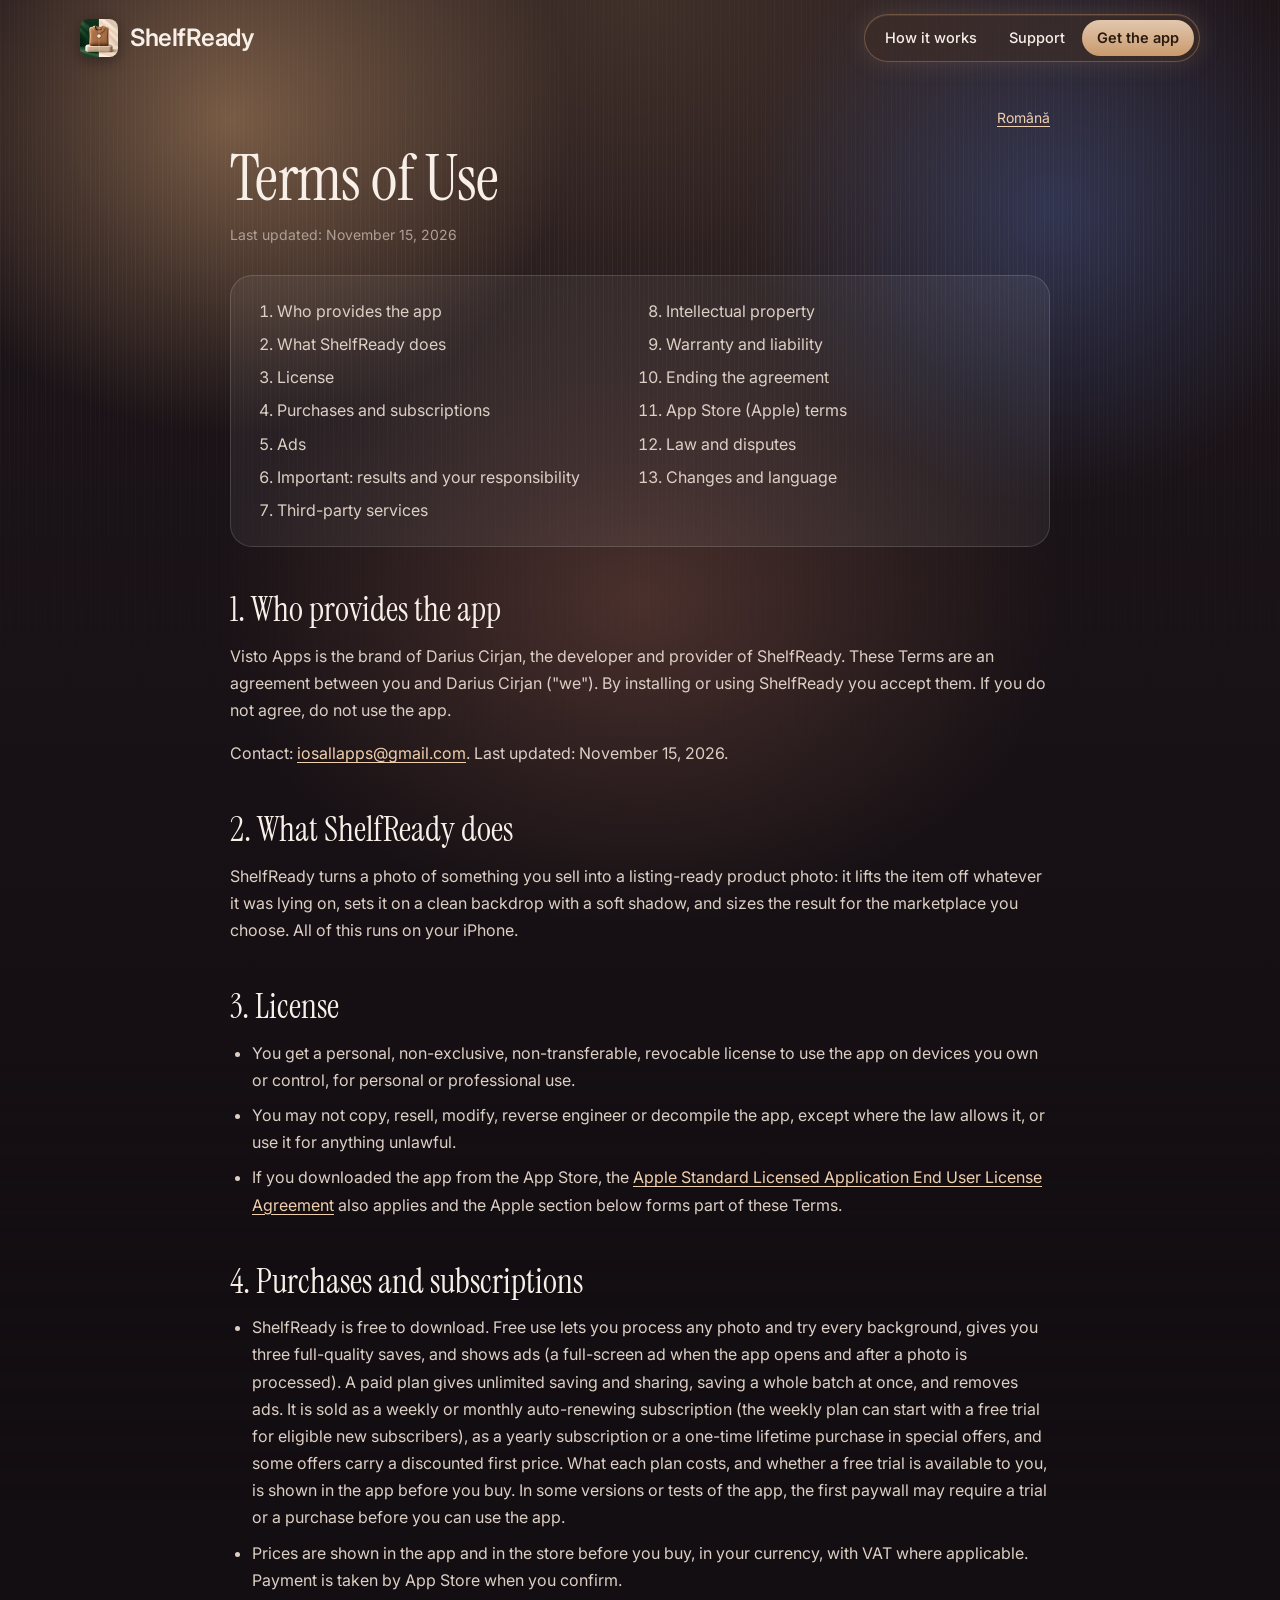
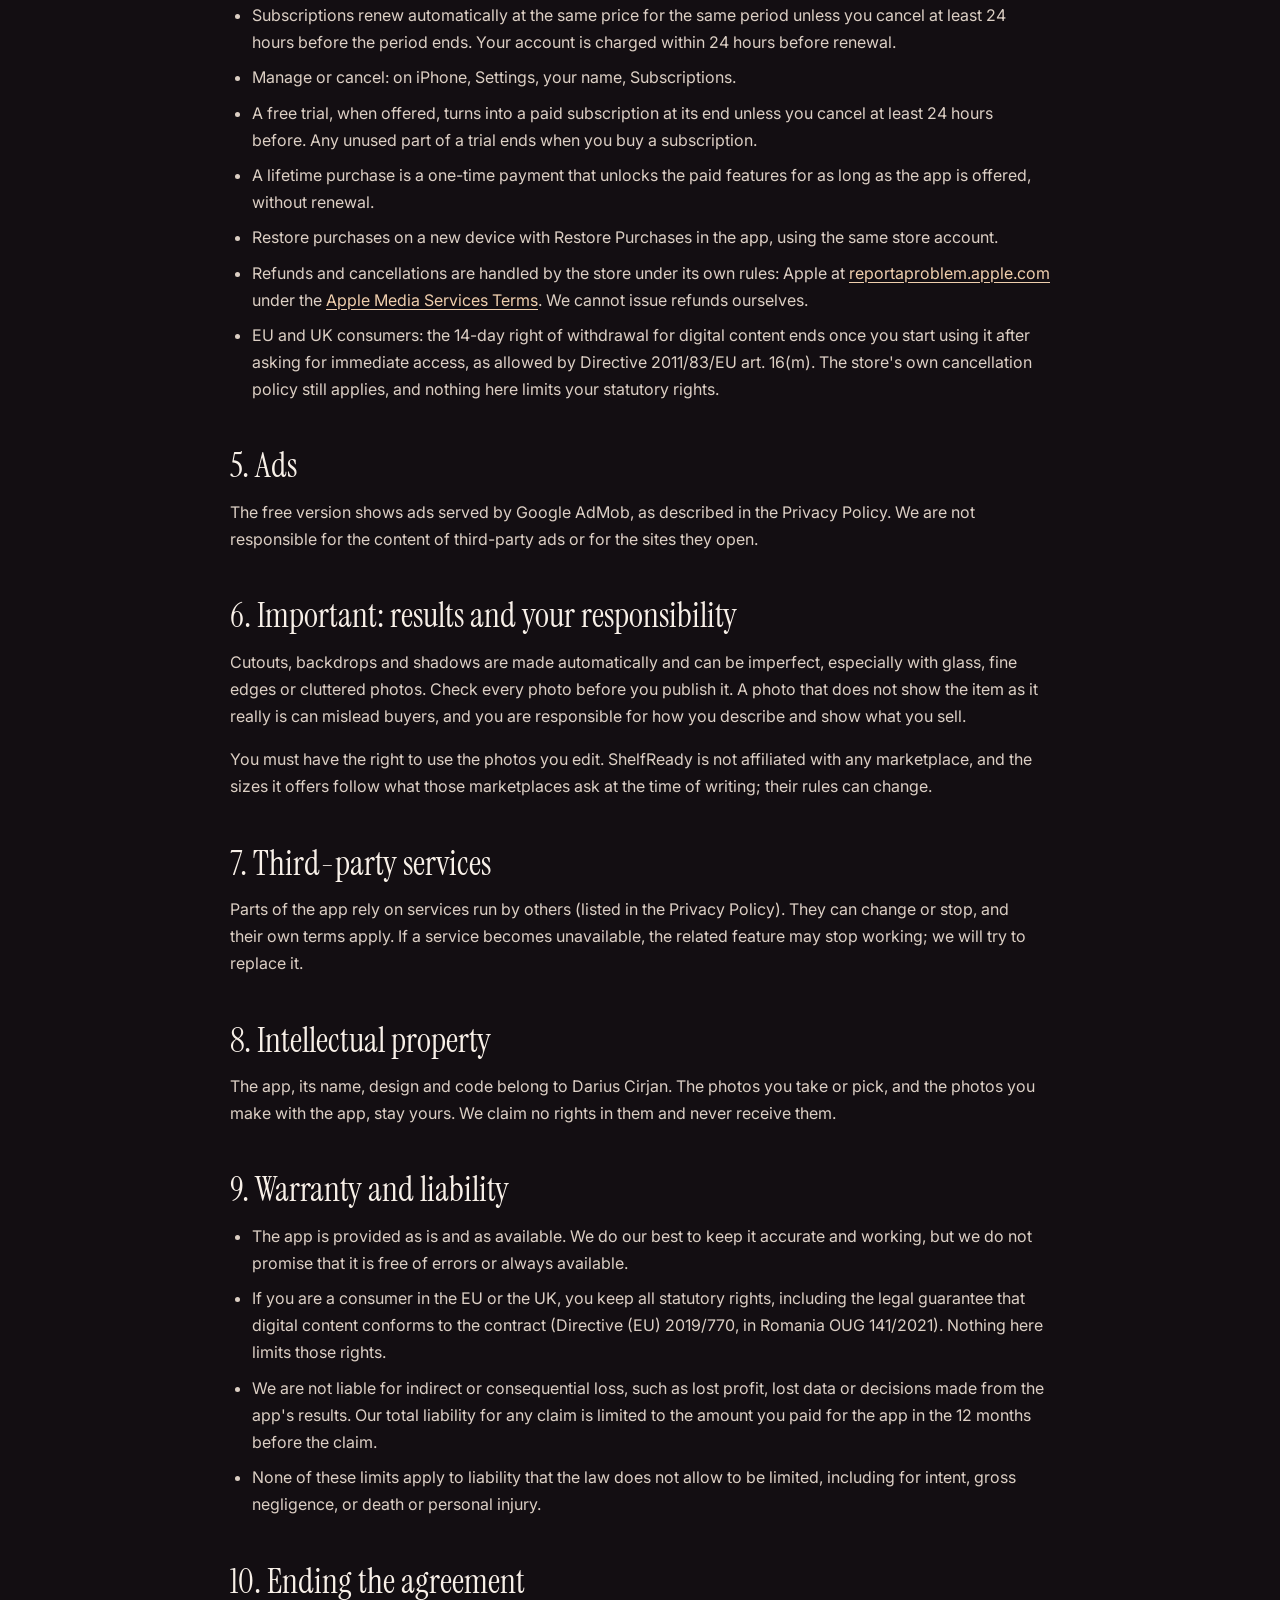
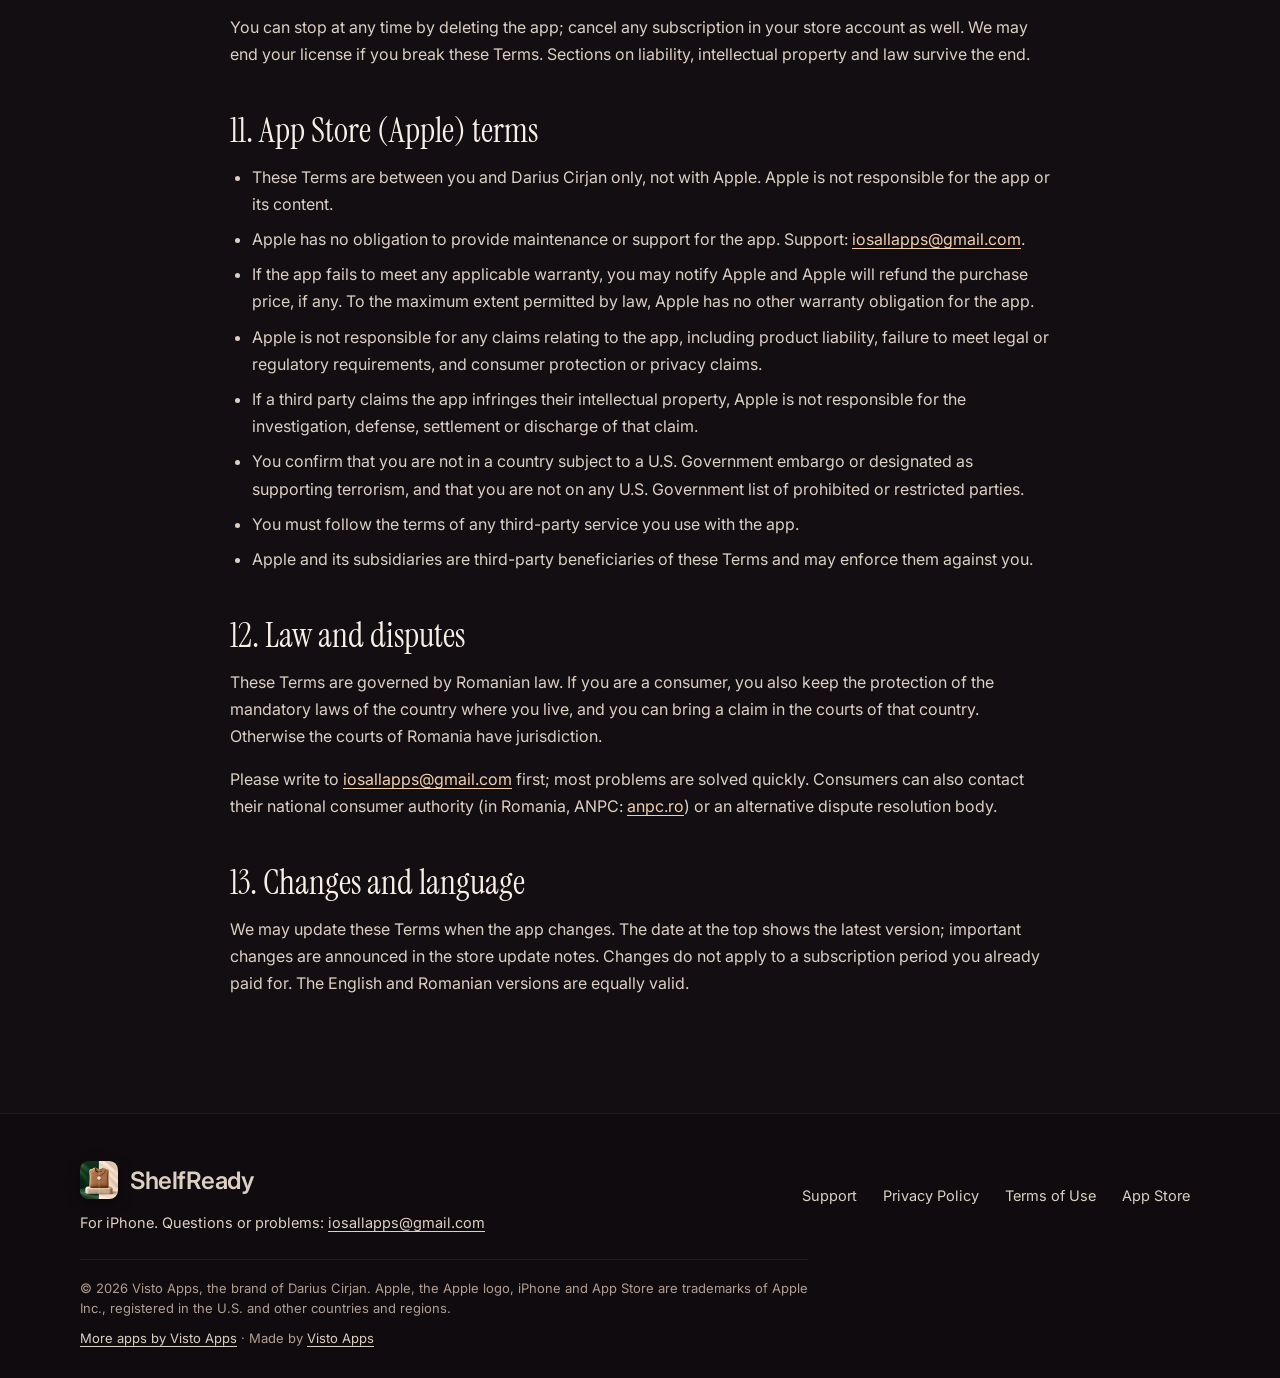
<file: terms.html>
<!DOCTYPE html>
<html lang="en">
<head>
    <meta charset="utf-8">
    <meta name="viewport" content="width=device-width, initial-scale=1, viewport-fit=cover">
    <title>Terms of Use | ShelfReady</title>
    <meta name="description" content="The terms for using ShelfReady, the product photo app: free saves, subscriptions, the lifetime purchase, ads and your responsibility for the photos you publish.">
    <meta name="apple-itunes-app" content="app-id=6818769240">
    <meta name="theme-color" content="#3e2f2c" data-scrolled="#130e12">
    <meta name="color-scheme" content="dark">
    <link rel="canonical" href="https://shelfreadyapp.com/terms.html">
    <link rel="alternate" hreflang="en" href="https://shelfreadyapp.com/terms.html">
    <link rel="alternate" hreflang="ro" href="https://shelfreadyapp.com/ro/terms.html">
    <link rel="alternate" hreflang="x-default" href="https://shelfreadyapp.com/terms.html">
    <meta property="og:type" content="website">
    <meta property="og:site_name" content="ShelfReady">
    <meta property="og:locale" content="en_US">
    <meta property="og:locale:alternate" content="ro_RO">
    <meta property="og:url" content="https://shelfreadyapp.com/terms.html">
    <meta property="og:title" content="Terms of Use | ShelfReady">
    <meta property="og:description" content="The terms for using ShelfReady, the product photo app: free saves, subscriptions, the lifetime purchase, ads and your responsibility for the photos you publish.">
    <meta property="og:image" content="https://shelfreadyapp.com/og-image.png">
    <meta property="og:image:width" content="1200">
    <meta property="og:image:height" content="630">
    <meta property="og:image:alt" content="An amber serum bottle and a cream jar, half on a stone block in leafy light and half on a clean blush background, next to the words: Take the photo. Skip the studio.">
    <meta name="twitter:card" content="summary_large_image">
    <meta name="twitter:title" content="Terms of Use | ShelfReady">
    <meta name="twitter:description" content="The terms for using ShelfReady, the product photo app: free saves, subscriptions, the lifetime purchase, ads and your responsibility for the photos you publish.">
    <meta name="twitter:image" content="https://shelfreadyapp.com/og-image.png">
    <meta name="twitter:image:alt" content="An amber serum bottle and a cream jar, half on a stone block in leafy light and half on a clean blush background, next to the words: Take the photo. Skip the studio.">
    <link rel="icon" href="favicon.ico" sizes="48x48">
    <link rel="icon" type="image/png" sizes="32x32" href="favicon-32.png">
    <link rel="icon" type="image/png" sizes="16x16" href="favicon-16.png">
    <link rel="apple-touch-icon" href="apple-touch-icon.png">
    <link rel="preload" href="fonts/instrument-serif.woff2" as="font" type="font/woff2" crossorigin>
    <link rel="preload" href="fonts/inter.woff2" as="font" type="font/woff2" crossorigin>
    <link rel="stylesheet" href="styles.css?v=20261116t">
    <script type="application/ld+json">
{
  "@context": "https://schema.org",
  "@type": "BreadcrumbList",
  "itemListElement": [
    {
      "@type": "ListItem",
      "position": 1,
      "name": "ShelfReady",
      "item": "https://shelfreadyapp.com/"
    },
    {
      "@type": "ListItem",
      "position": 2,
      "name": "Terms of Use",
      "item": "https://shelfreadyapp.com/terms.html"
    }
  ]
}
    </script>
</head>
<body>
    <div class="animated-bg" aria-hidden="true"></div>
    <a class="skip-link" href="#main">Skip to content</a>
    <header class="site-header">
        <div class="wrap">
            <a class="brand" href="./">
                <img src="img/app-icon-64.webp" width="32" height="32" alt="">
                <span>ShelfReady</span>
            </a>
            <nav aria-label="Main">
                <ul class="nav">
                    <li class="nav-wide"><a href="./#how">How it works</a></li>
                    <li class="nav-narrow-hide"><a href="support.html">Support</a></li>
                    <li><a class="nav-app" href="https://apps.apple.com/app/id6818769240">Get the app</a></li>
                </ul>
            </nav>
        </div>
    </header>

    <main id="main" class="doc">
        <div class="wrap">
            <div class="legal-page">
                <p class="legal-lang"><a href="ro/terms.html" hreflang="ro" lang="ro">Română</a></p>
<!--legal:start-->
<h1>Terms of Use</h1>
<p class="last-updated">Last updated: November 15, 2026</p>
<nav class="legal-toc" aria-label="Contents"><ol>
<li><a href="#provider">Who provides the app</a></li>
<li><a href="#service">What ShelfReady does</a></li>
<li><a href="#license">License</a></li>
<li><a href="#purchases">Purchases and subscriptions</a></li>
<li><a href="#ads">Ads</a></li>
<li><a href="#accuracy">Important: results and your responsibility</a></li>
<li><a href="#third">Third-party services</a></li>
<li><a href="#ip">Intellectual property</a></li>
<li><a href="#warranty">Warranty and liability</a></li>
<li><a href="#end">Ending the agreement</a></li>
<li><a href="#apple">App Store (Apple) terms</a></li>
<li><a href="#law">Law and disputes</a></li>
<li><a href="#changes">Changes and language</a></li>
</ol></nav>
<section id="provider" class="legal-section"><h2>1. Who provides the app</h2><p>Visto Apps is the brand of Darius Cirjan, the developer and provider of ShelfReady. These Terms are an agreement between you and Darius Cirjan ("we"). By installing or using ShelfReady you accept them. If you do not agree, do not use the app.</p><p>Contact: <a href="mailto:iosallapps@gmail.com">iosallapps@gmail.com</a>. Last updated: November 15, 2026.</p></section>
<section id="service" class="legal-section"><h2>2. What ShelfReady does</h2><p>ShelfReady turns a photo of something you sell into a listing-ready product photo: it lifts the item off whatever it was lying on, sets it on a clean backdrop with a soft shadow, and sizes the result for the marketplace you choose. All of this runs on your iPhone.</p></section>
<section id="license" class="legal-section"><h2>3. License</h2><ul><li>You get a personal, non-exclusive, non-transferable, revocable license to use the app on devices you own or control, for personal or professional use.</li><li>You may not copy, resell, modify, reverse engineer or decompile the app, except where the law allows it, or use it for anything unlawful.</li><li>If you downloaded the app from the App Store, the <a href="https://www.apple.com/legal/internet-services/itunes/dev/stdeula/" rel="noopener">Apple Standard Licensed Application End User License Agreement</a> also applies and the Apple section below forms part of these Terms.</li></ul></section>
<section id="purchases" class="legal-section"><h2>4. Purchases and subscriptions</h2><ul><li>ShelfReady is free to download. Free use lets you process any photo and try every background, gives you three full-quality saves, and shows ads (a full-screen ad when the app opens and after a photo is processed). A paid plan gives unlimited saving and sharing, saving a whole batch at once, and removes ads. It is sold as a weekly or monthly auto-renewing subscription (the weekly plan can start with a free trial for eligible new subscribers), as a yearly subscription or a one-time lifetime purchase in special offers, and some offers carry a discounted first price. What each plan costs, and whether a free trial is available to you, is shown in the app before you buy. In some versions or tests of the app, the first paywall may require a trial or a purchase before you can use the app.</li><li>Prices are shown in the app and in the store before you buy, in your currency, with VAT where applicable. Payment is taken by App Store when you confirm.</li><li>Subscriptions renew automatically at the same price for the same period unless you cancel at least 24 hours before the period ends. Your account is charged within 24 hours before renewal.</li><li>Manage or cancel: on iPhone, Settings, your name, Subscriptions.</li><li>A free trial, when offered, turns into a paid subscription at its end unless you cancel at least 24 hours before. Any unused part of a trial ends when you buy a subscription.</li><li>A lifetime purchase is a one-time payment that unlocks the paid features for as long as the app is offered, without renewal.</li><li>Restore purchases on a new device with Restore Purchases in the app, using the same store account.</li><li>Refunds and cancellations are handled by the store under its own rules: Apple at <a href="https://reportaproblem.apple.com" rel="noopener">reportaproblem.apple.com</a> under the <a href="https://www.apple.com/legal/internet-services/itunes/" rel="noopener">Apple Media Services Terms</a>. We cannot issue refunds ourselves.</li><li>EU and UK consumers: the 14-day right of withdrawal for digital content ends once you start using it after asking for immediate access, as allowed by Directive 2011/83/EU art. 16(m). The store's own cancellation policy still applies, and nothing here limits your statutory rights.</li></ul></section>
<section id="ads" class="legal-section"><h2>5. Ads</h2><p>The free version shows ads served by Google AdMob, as described in the Privacy Policy. We are not responsible for the content of third-party ads or for the sites they open.</p></section>
<section id="accuracy" class="legal-section"><h2>6. Important: results and your responsibility</h2><p>Cutouts, backdrops and shadows are made automatically and can be imperfect, especially with glass, fine edges or cluttered photos. Check every photo before you publish it. A photo that does not show the item as it really is can mislead buyers, and you are responsible for how you describe and show what you sell.</p><p>You must have the right to use the photos you edit. ShelfReady is not affiliated with any marketplace, and the sizes it offers follow what those marketplaces ask at the time of writing; their rules can change.</p></section>
<section id="third" class="legal-section"><h2>7. Third-party services</h2><p>Parts of the app rely on services run by others (listed in the Privacy Policy). They can change or stop, and their own terms apply. If a service becomes unavailable, the related feature may stop working; we will try to replace it.</p></section>
<section id="ip" class="legal-section"><h2>8. Intellectual property</h2><p>The app, its name, design and code belong to Darius Cirjan. The photos you take or pick, and the photos you make with the app, stay yours. We claim no rights in them and never receive them.</p></section>
<section id="warranty" class="legal-section"><h2>9. Warranty and liability</h2><ul><li>The app is provided as is and as available. We do our best to keep it accurate and working, but we do not promise that it is free of errors or always available.</li><li>If you are a consumer in the EU or the UK, you keep all statutory rights, including the legal guarantee that digital content conforms to the contract (Directive (EU) 2019/770, in Romania OUG 141/2021). Nothing here limits those rights.</li><li>We are not liable for indirect or consequential loss, such as lost profit, lost data or decisions made from the app's results. Our total liability for any claim is limited to the amount you paid for the app in the 12 months before the claim.</li><li>None of these limits apply to liability that the law does not allow to be limited, including for intent, gross negligence, or death or personal injury.</li></ul></section>
<section id="end" class="legal-section"><h2>10. Ending the agreement</h2><p>You can stop at any time by deleting the app; cancel any subscription in your store account as well. We may end your license if you break these Terms. Sections on liability, intellectual property and law survive the end.</p></section>
<section id="apple" class="legal-section"><h2>11. App Store (Apple) terms</h2><ul><li>These Terms are between you and Darius Cirjan only, not with Apple. Apple is not responsible for the app or its content.</li><li>Apple has no obligation to provide maintenance or support for the app. Support: <a href="mailto:iosallapps@gmail.com">iosallapps@gmail.com</a>.</li><li>If the app fails to meet any applicable warranty, you may notify Apple and Apple will refund the purchase price, if any. To the maximum extent permitted by law, Apple has no other warranty obligation for the app.</li><li>Apple is not responsible for any claims relating to the app, including product liability, failure to meet legal or regulatory requirements, and consumer protection or privacy claims.</li><li>If a third party claims the app infringes their intellectual property, Apple is not responsible for the investigation, defense, settlement or discharge of that claim.</li><li>You confirm that you are not in a country subject to a U.S. Government embargo or designated as supporting terrorism, and that you are not on any U.S. Government list of prohibited or restricted parties.</li><li>You must follow the terms of any third-party service you use with the app.</li><li>Apple and its subsidiaries are third-party beneficiaries of these Terms and may enforce them against you.</li></ul></section>
<section id="law" class="legal-section"><h2>12. Law and disputes</h2><p>These Terms are governed by Romanian law. If you are a consumer, you also keep the protection of the mandatory laws of the country where you live, and you can bring a claim in the courts of that country. Otherwise the courts of Romania have jurisdiction.</p><p>Please write to <a href="mailto:iosallapps@gmail.com">iosallapps@gmail.com</a> first; most problems are solved quickly. Consumers can also contact their national consumer authority (in Romania, ANPC: <a href="https://anpc.ro" rel="noopener">anpc.ro</a>) or an alternative dispute resolution body.</p></section>
<section id="changes" class="legal-section"><h2>13. Changes and language</h2><p>We may update these Terms when the app changes. The date at the top shows the latest version; important changes are announced in the store update notes. Changes do not apply to a subscription period you already paid for. The English and Romanian versions are equally valid.</p></section>
<!--legal:end-->

            </div>
        </div>
    </main>

    <footer class="site-footer">
        <div class="wrap">
            <div class="footer-top">
                <div>
                    <a class="brand" href="./">
                        <img src="img/app-icon-64.webp" width="32" height="32" alt="" loading="lazy">
                        <span>ShelfReady</span>
                    </a>
                    <p>For iPhone. Questions or problems: <a href="mailto:iosallapps@gmail.com">iosallapps@gmail.com</a></p>
                </div>
                <nav aria-label="Footer">
                    <ul class="footer-links">
                        <li><a href="support.html">Support</a></li>
                        <li><a href="privacy.html">Privacy Policy</a></li>
                        <li><a href="terms.html">Terms of Use</a></li>
                        <li><a href="https://apps.apple.com/app/id6818769240">App Store</a></li>
                    </ul>
                </nav>
            </div>
            <p class="footer-note">&copy; 2026 Visto Apps, the brand of Darius Cirjan. Apple, the Apple logo, iPhone and App Store are trademarks of Apple Inc., registered in the U.S. and other countries and regions.</p>
            <p class="footer-made"><a href="https://vistoapps.com/apps.html">More apps by Visto Apps</a> &middot; Made by <a href="https://vistoapps.com">Visto Apps</a></p>
        </div>
    </footer>
</body>
</html>
</file>
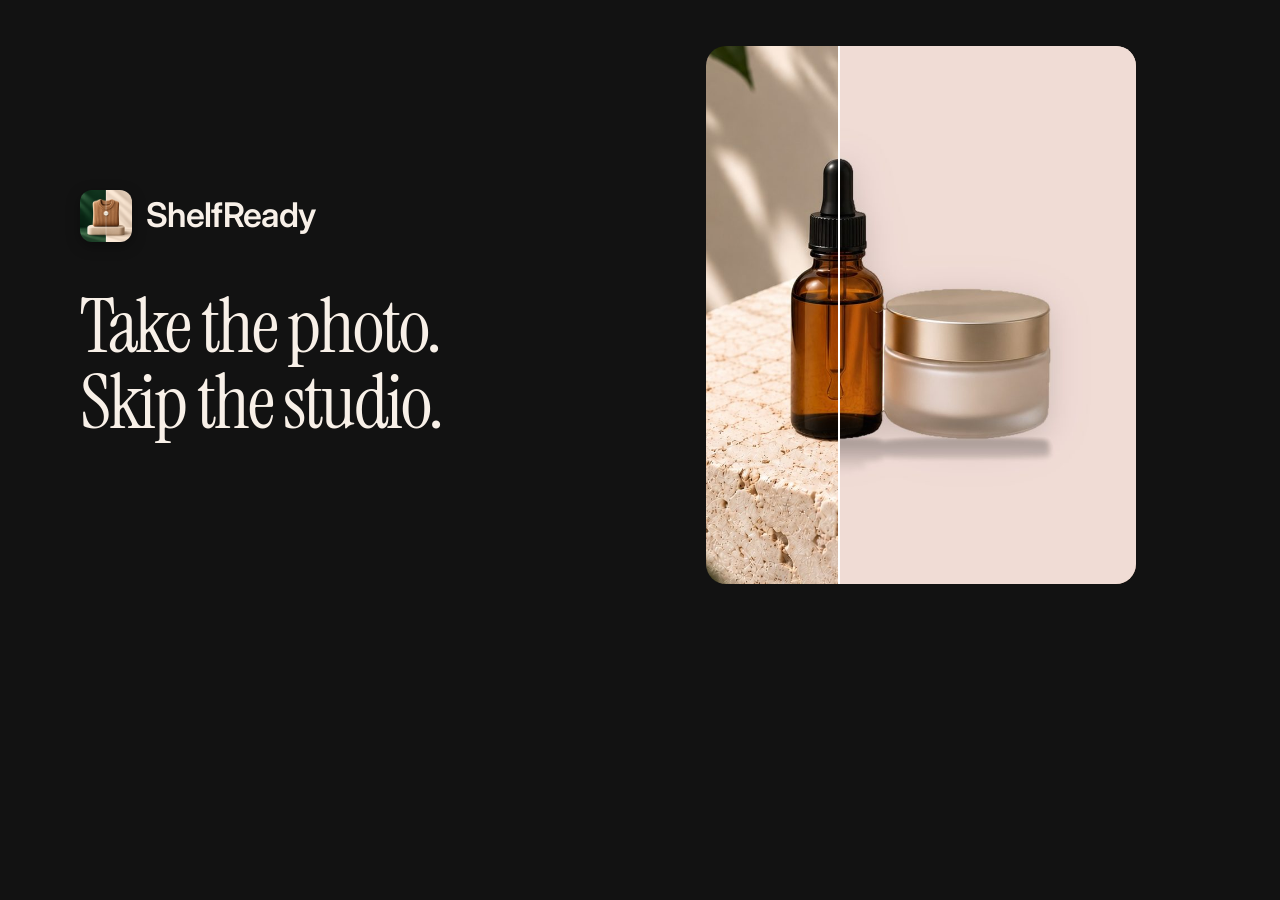
<file: _tools/og.html>
<!DOCTYPE html>
<!-- Source for og-image.png: serve the site root on port 8731, then shoot this page at 1200x630. -->
<html lang="en"><head><meta charset="utf-8"><title>og</title>
<link rel="stylesheet" href="../styles.css">
<style>
html,body{margin:0;width:1200px;height:630px;overflow:hidden;background:var(--paper)}
.og{width:1200px;height:630px;display:grid;grid-template-columns:1fr 430px;gap:48px;align-items:center;padding:0 64px 0 80px;box-sizing:border-box}
.brand{font-size:34px;gap:14px}
.brand img{width:52px;height:52px;border-radius:12px}
h1{font-size:76px;white-space:nowrap;line-height:1;letter-spacing:-.03em;margin:40px 0 0;font-variation-settings:"opsz" 72}
.art{position:relative;width:430px;height:538px;border-radius:20px;overflow:hidden}
.art img{position:absolute;inset:0;width:100%;height:100%;object-fit:cover}
.art .after{clip-path:inset(0 0 0 31%)}
.art i{position:absolute;top:0;bottom:0;left:31%;width:2px;margin-left:-1px;background:#fff}
</style></head><body>
<div class="og">
  <div>
    <div class="brand"><img src="../img/app-icon-128.png" alt=""><span>ShelfReady</span></div>
    <h1>Take the photo.<br>Skip the studio.</h1>
  </div>
  <div class="art"><img src="../img/hero-before-768.jpg" alt=""><img class="after" src="../img/hero-after-768.jpg" alt=""><i></i></div>
</div>
</body></html>
</file>
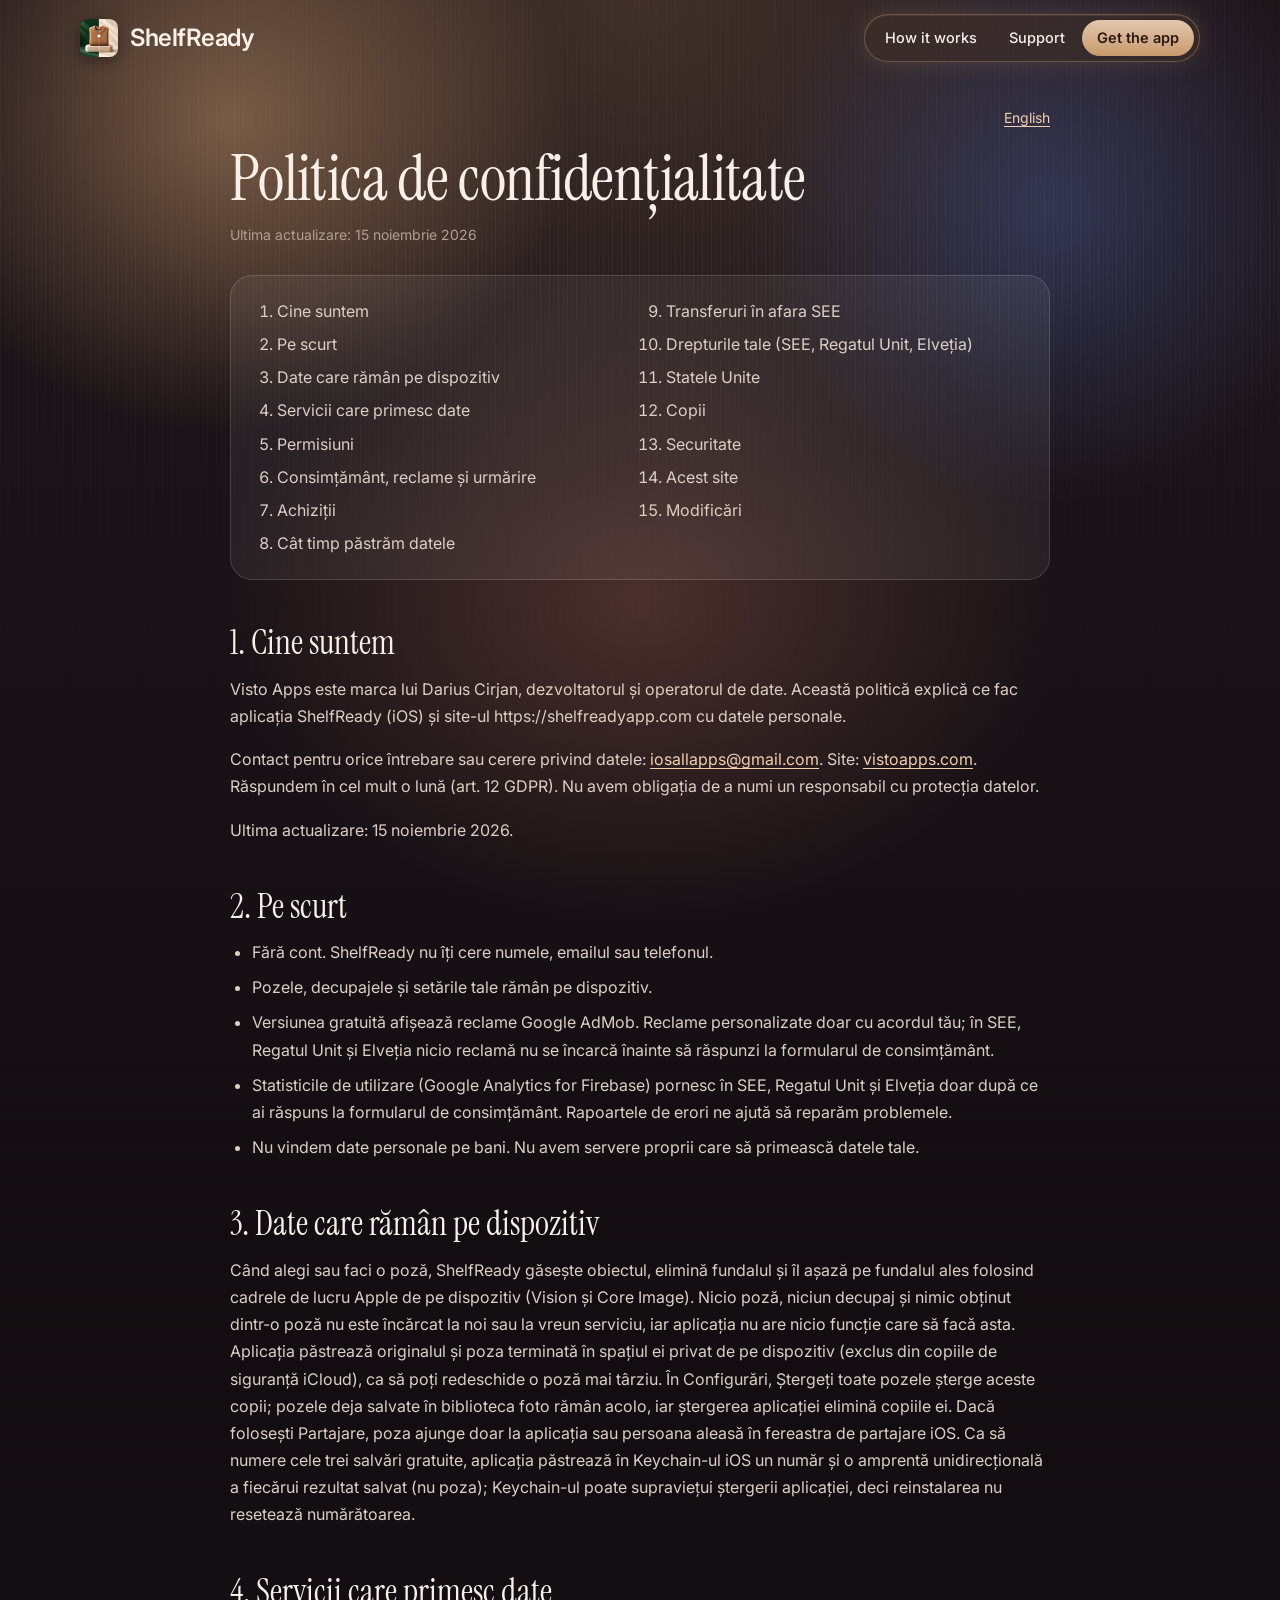
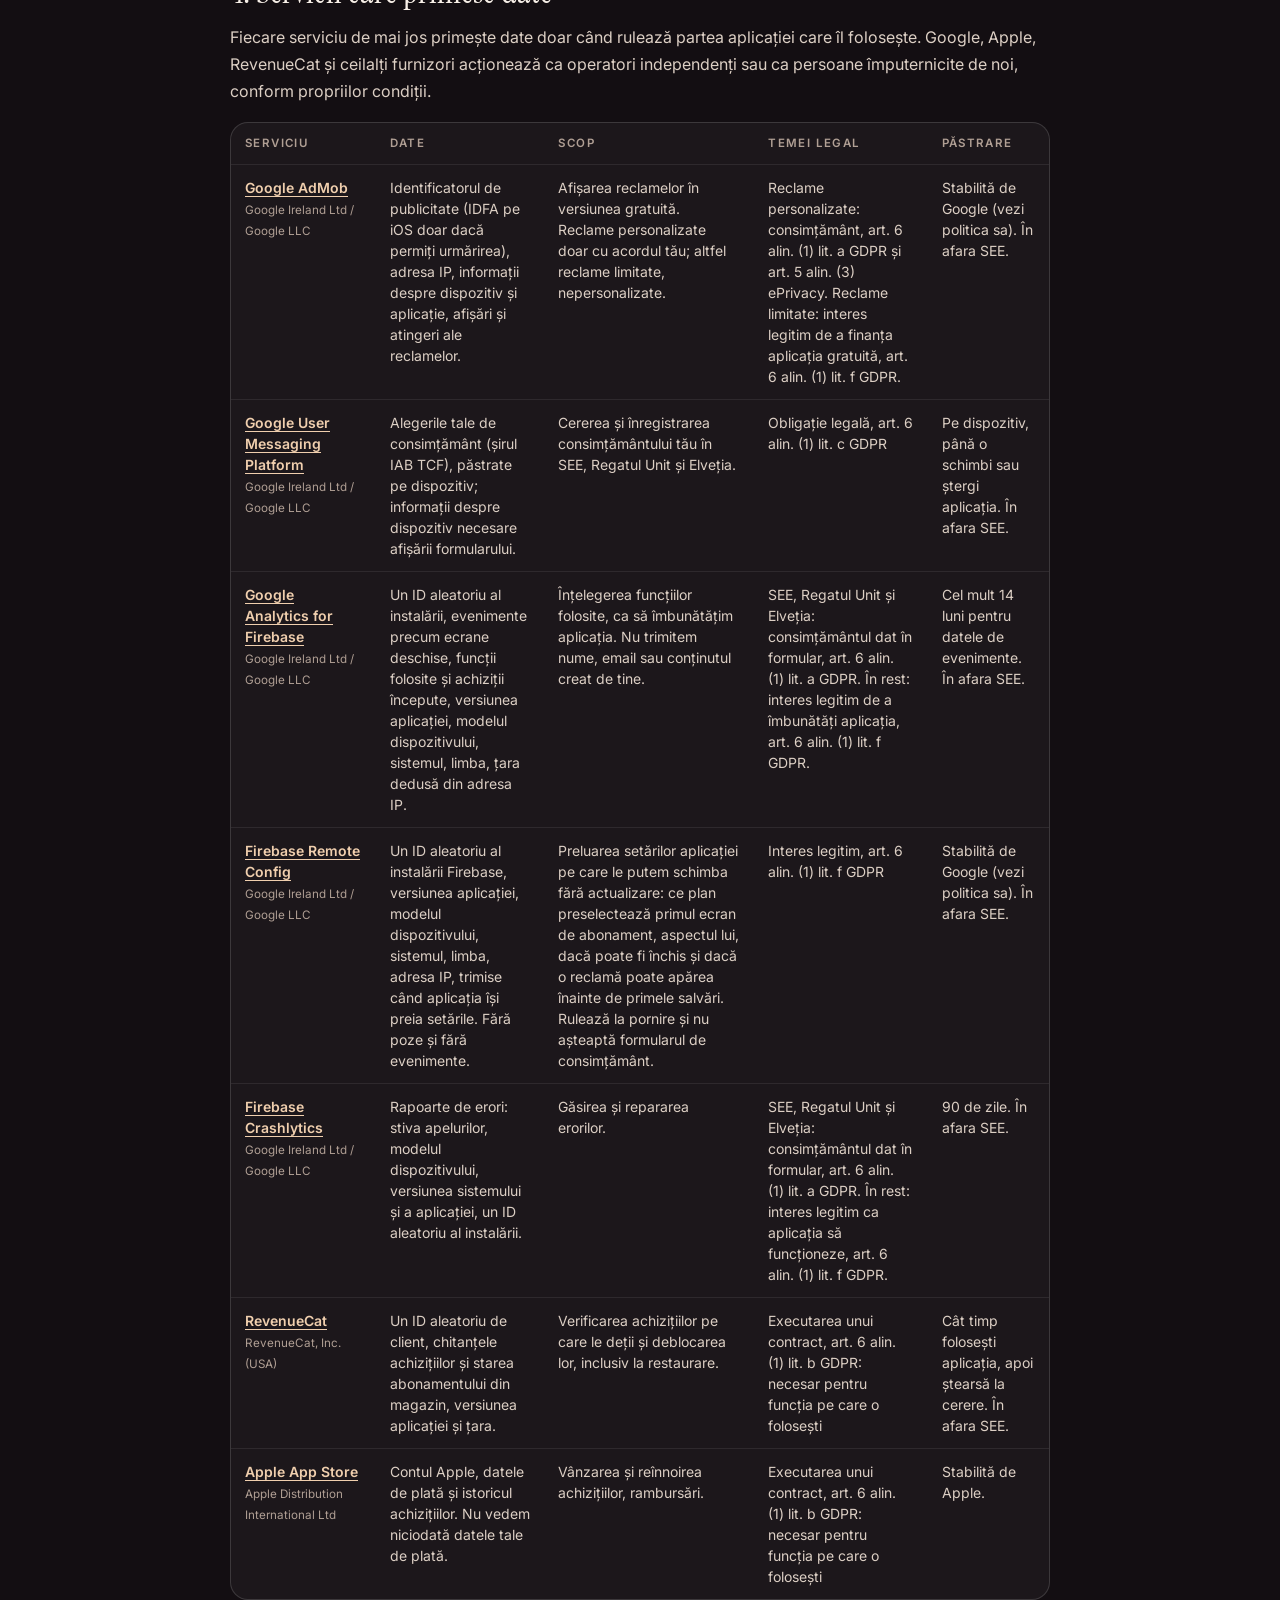
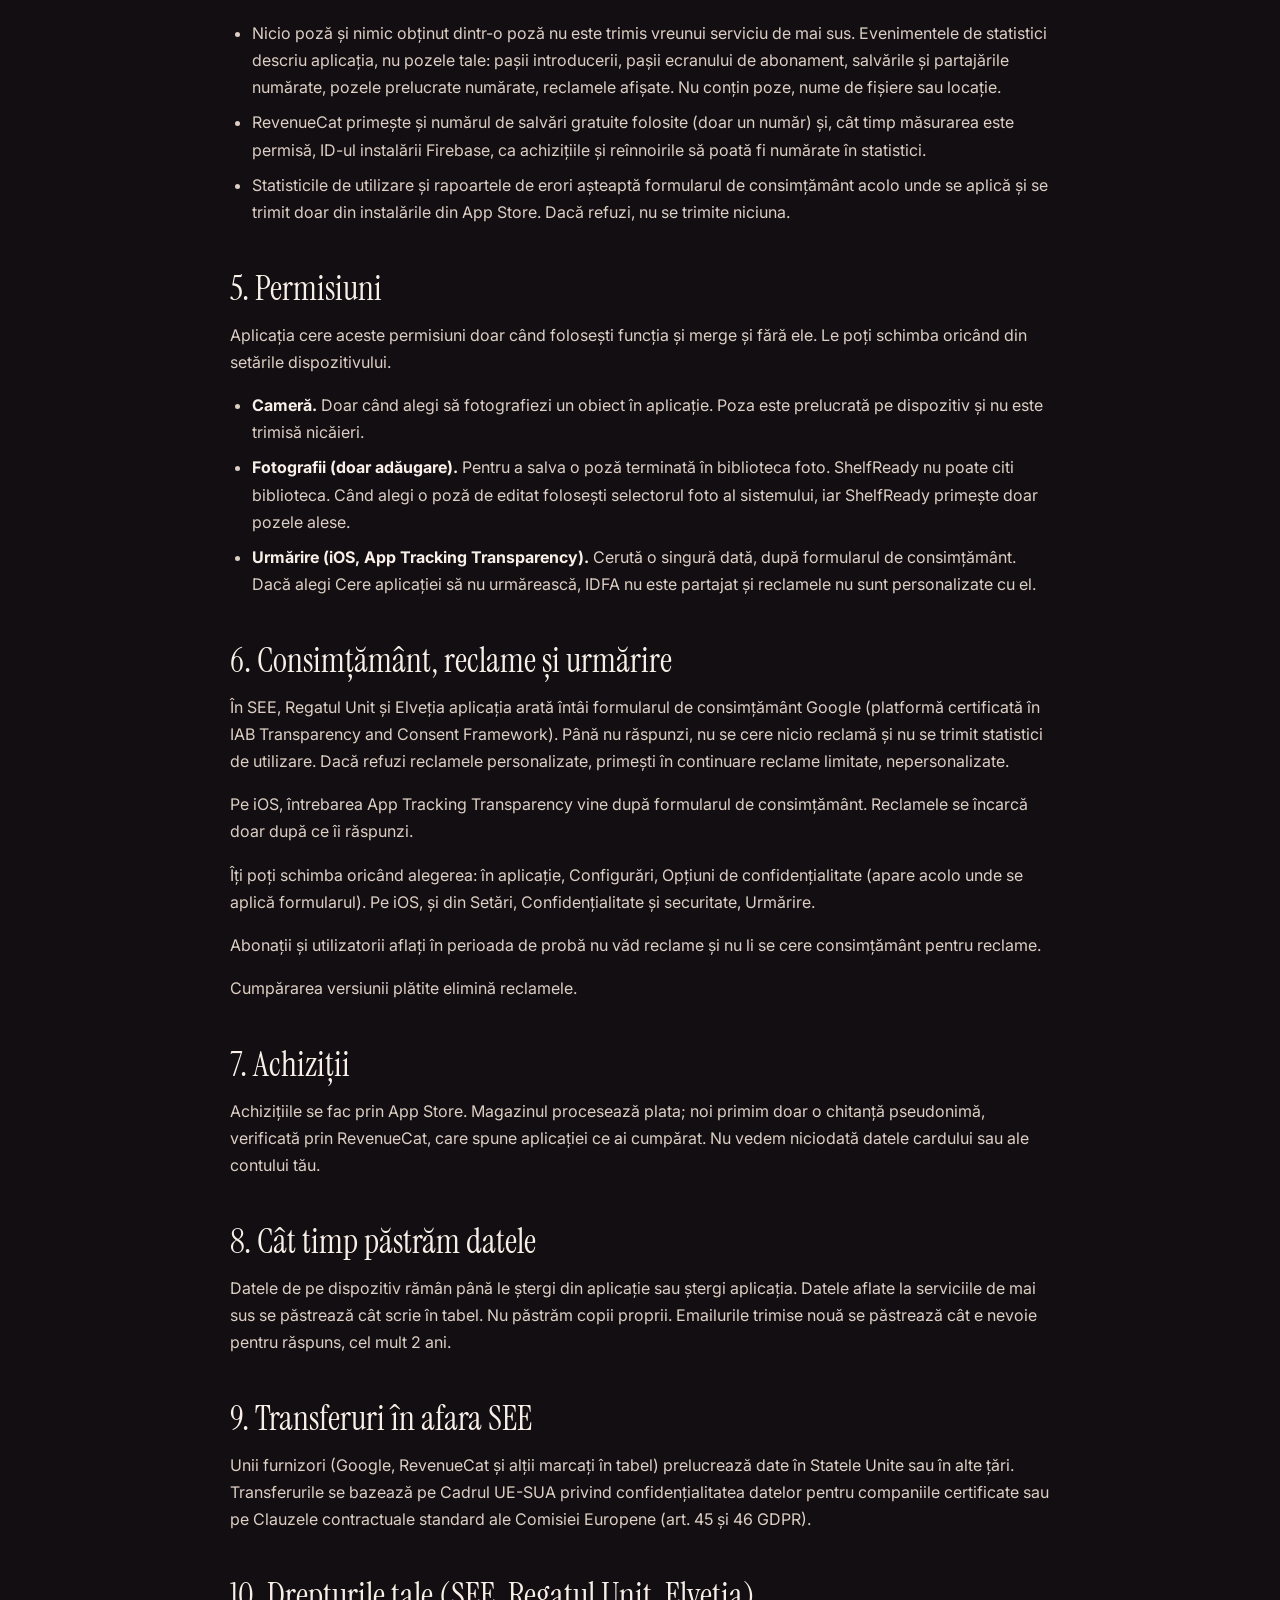
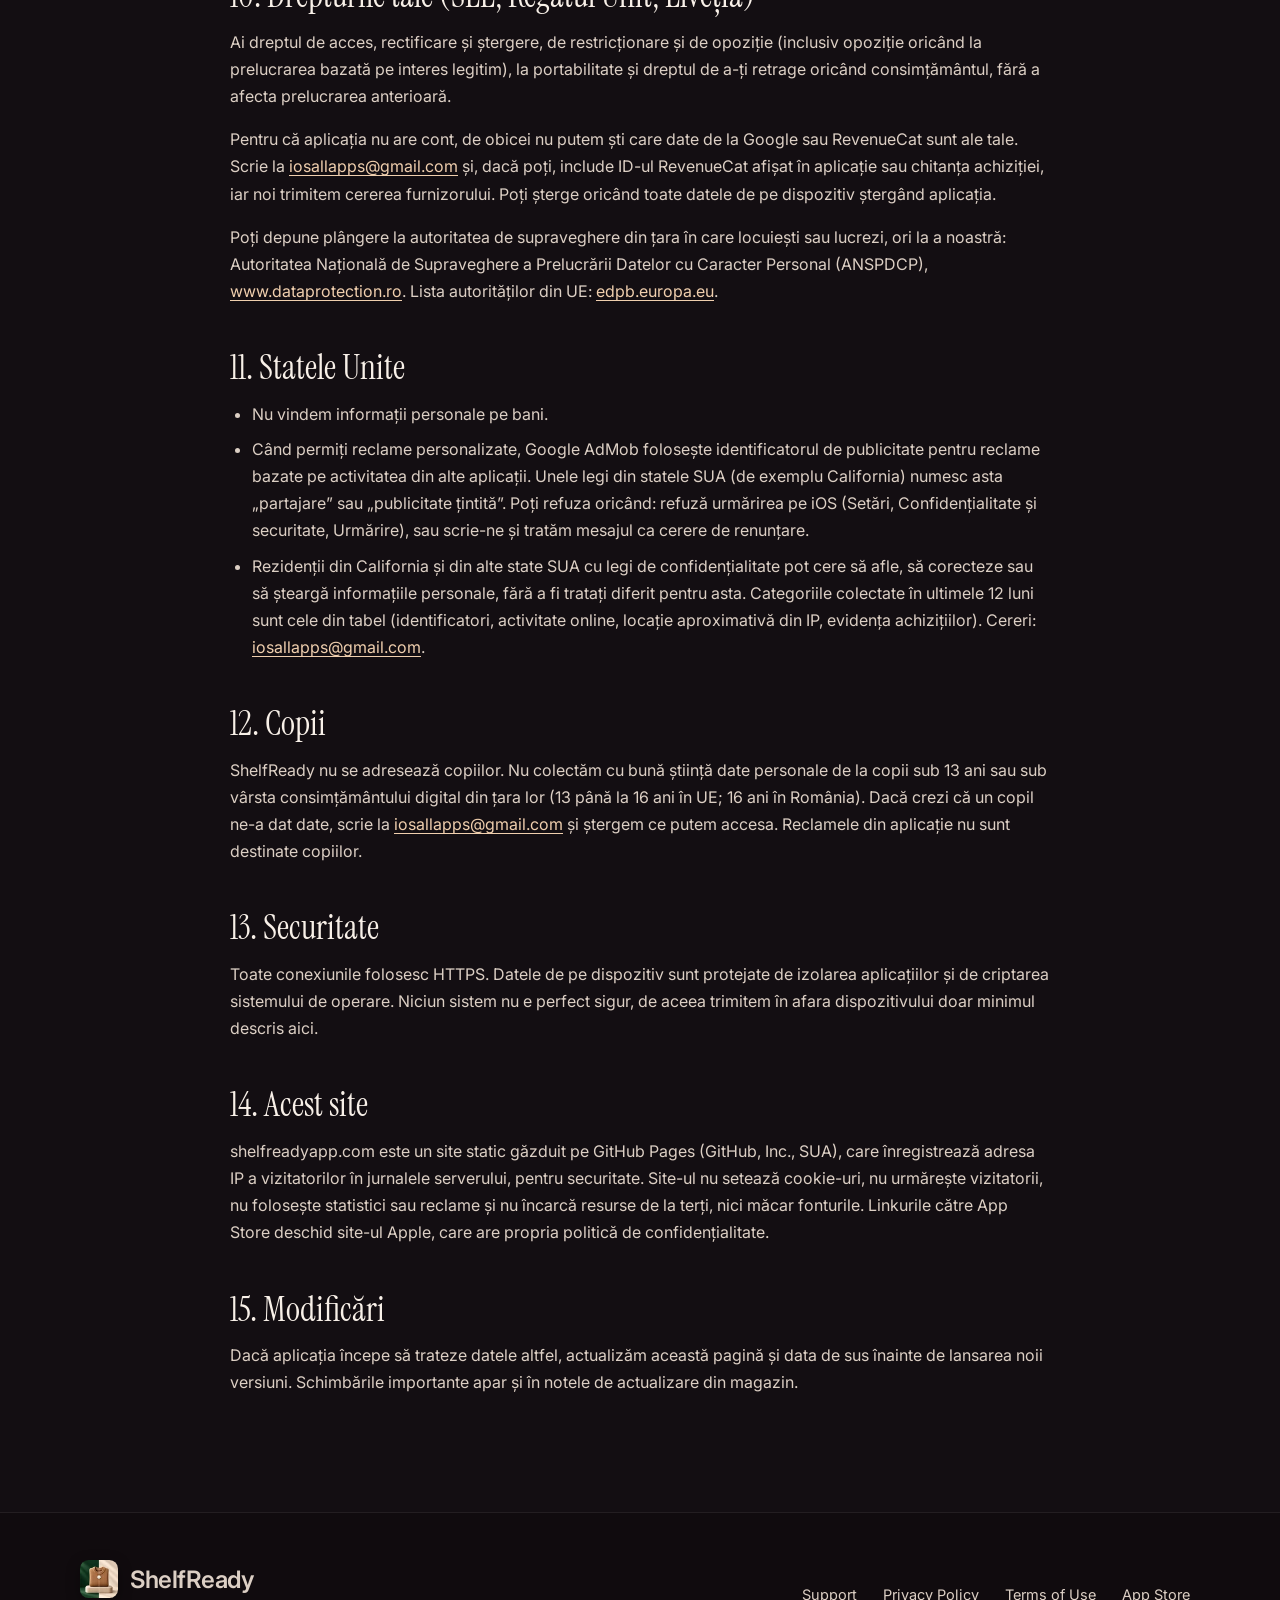
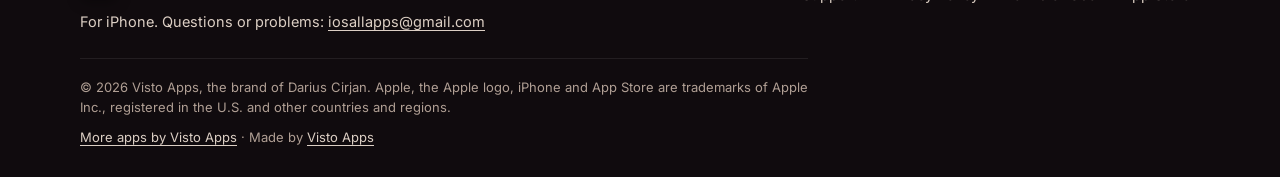
<file: ro/privacy.html>
<!DOCTYPE html>
<html lang="ro">
<head>
    <meta charset="utf-8">
    <meta name="viewport" content="width=device-width, initial-scale=1, viewport-fit=cover">
    <title>Politica de confidențialitate | ShelfReady</title>
    <meta name="description" content="Cum tratează ShelfReady datele tale. Pozele de produs rămân pe dispozitiv și nu sunt încărcate. Ce primesc serviciile de reclame, statistici și achiziții.">
    <meta name="apple-itunes-app" content="app-id=6818769240">
    <meta name="theme-color" content="#3e2f2c" data-scrolled="#130e12">
    <meta name="color-scheme" content="dark">
    <link rel="canonical" href="https://shelfreadyapp.com/ro/privacy.html">
    <link rel="alternate" hreflang="en" href="https://shelfreadyapp.com/privacy.html">
    <link rel="alternate" hreflang="ro" href="https://shelfreadyapp.com/ro/privacy.html">
    <link rel="alternate" hreflang="x-default" href="https://shelfreadyapp.com/privacy.html">
    <meta property="og:type" content="website">
    <meta property="og:site_name" content="ShelfReady">
    <meta property="og:locale" content="ro_RO">
    <meta property="og:locale:alternate" content="en_US">
    <meta property="og:url" content="https://shelfreadyapp.com/ro/privacy.html">
    <meta property="og:title" content="Politica de confidențialitate | ShelfReady">
    <meta property="og:description" content="Cum tratează ShelfReady datele tale. Pozele de produs rămân pe dispozitiv și nu sunt încărcate. Ce primesc serviciile de reclame, statistici și achiziții.">
    <meta property="og:image" content="https://shelfreadyapp.com/og-image.png">
    <meta property="og:image:width" content="1200">
    <meta property="og:image:height" content="630">
    <meta property="og:image:alt" content="An amber serum bottle and a cream jar, half on a stone block in leafy light and half on a clean blush background, next to the words: Take the photo. Skip the studio.">
    <meta name="twitter:card" content="summary_large_image">
    <meta name="twitter:title" content="Politica de confidențialitate | ShelfReady">
    <meta name="twitter:description" content="Cum tratează ShelfReady datele tale. Pozele de produs rămân pe dispozitiv și nu sunt încărcate. Ce primesc serviciile de reclame, statistici și achiziții.">
    <meta name="twitter:image" content="https://shelfreadyapp.com/og-image.png">
    <meta name="twitter:image:alt" content="An amber serum bottle and a cream jar, half on a stone block in leafy light and half on a clean blush background, next to the words: Take the photo. Skip the studio.">
    <link rel="icon" href="../favicon.ico" sizes="48x48">
    <link rel="icon" type="image/png" sizes="32x32" href="../favicon-32.png">
    <link rel="icon" type="image/png" sizes="16x16" href="../favicon-16.png">
    <link rel="apple-touch-icon" href="../apple-touch-icon.png">
    <link rel="preload" href="../fonts/instrument-serif.woff2" as="font" type="font/woff2" crossorigin>
    <link rel="preload" href="../fonts/inter.woff2" as="font" type="font/woff2" crossorigin>
    <link rel="stylesheet" href="../styles.css?v=20261116t">
    <script type="application/ld+json">
{
  "@context": "https://schema.org",
  "@type": "BreadcrumbList",
  "itemListElement": [
    {
      "@type": "ListItem",
      "position": 1,
      "name": "ShelfReady",
      "item": "https://shelfreadyapp.com/"
    },
    {
      "@type": "ListItem",
      "position": 2,
      "name": "Politica de confidențialitate",
      "item": "https://shelfreadyapp.com/ro/privacy.html"
    }
  ]
}
    </script>
</head>
<body>
    <div class="animated-bg" aria-hidden="true"></div>
    <a class="skip-link" href="#main">Skip to content</a>
    <header class="site-header">
        <div class="wrap">
            <a class="brand" href="../">
                <img src="../img/app-icon-64.webp" width="32" height="32" alt="">
                <span>ShelfReady</span>
            </a>
            <nav aria-label="Main">
                <ul class="nav">
                    <li class="nav-wide"><a href="../#how">How it works</a></li>
                    <li class="nav-narrow-hide"><a href="../support.html">Support</a></li>
                    <li><a class="nav-app" href="https://apps.apple.com/app/id6818769240">Get the app</a></li>
                </ul>
            </nav>
        </div>
    </header>

    <main id="main" class="doc">
        <div class="wrap">
            <div class="legal-page">
                <p class="legal-lang"><a href="../privacy.html" hreflang="en" lang="en">English</a></p>
<!--legal:start-->
<h1>Politica de confidențialitate</h1>
<p class="last-updated">Ultima actualizare: 15 noiembrie 2026</p>
<nav class="legal-toc" aria-label="Contents"><ol>
<li><a href="#intro">Cine suntem</a></li>
<li><a href="#glance">Pe scurt</a></li>
<li><a href="#local">Date care rămân pe dispozitiv</a></li>
<li><a href="#services">Servicii care primesc date</a></li>
<li><a href="#permissions">Permisiuni</a></li>
<li><a href="#consent">Consimțământ, reclame și urmărire</a></li>
<li><a href="#purchases">Achiziții</a></li>
<li><a href="#retention">Cât timp păstrăm datele</a></li>
<li><a href="#transfers">Transferuri în afara SEE</a></li>
<li><a href="#rights">Drepturile tale (SEE, Regatul Unit, Elveția)</a></li>
<li><a href="#us">Statele Unite</a></li>
<li><a href="#children">Copii</a></li>
<li><a href="#security">Securitate</a></li>
<li><a href="#website">Acest site</a></li>
<li><a href="#changes">Modificări</a></li>
</ol></nav>
<section id="intro" class="legal-section"><h2>1. Cine suntem</h2><p>Visto Apps este marca lui Darius Cirjan, dezvoltatorul și operatorul de date. Această politică explică ce fac aplicația ShelfReady (iOS) și site-ul https://shelfreadyapp.com cu datele personale.</p><p>Contact pentru orice întrebare sau cerere privind datele: <a href="mailto:iosallapps@gmail.com">iosallapps@gmail.com</a>. Site: <a href="https://vistoapps.com" rel="noopener">vistoapps.com</a>. Răspundem în cel mult o lună (art. 12 GDPR). Nu avem obligația de a numi un responsabil cu protecția datelor.</p><p>Ultima actualizare: 15 noiembrie 2026.</p></section>
<section id="glance" class="legal-section"><h2>2. Pe scurt</h2><ul><li>Fără cont. ShelfReady nu îți cere numele, emailul sau telefonul.</li><li>Pozele, decupajele și setările tale rămân pe dispozitiv.</li><li>Versiunea gratuită afișează reclame Google AdMob. Reclame personalizate doar cu acordul tău; în SEE, Regatul Unit și Elveția nicio reclamă nu se încarcă înainte să răspunzi la formularul de consimțământ.</li><li>Statisticile de utilizare (Google Analytics for Firebase) pornesc în SEE, Regatul Unit și Elveția doar după ce ai răspuns la formularul de consimțământ. Rapoartele de erori ne ajută să reparăm problemele.</li><li>Nu vindem date personale pe bani. Nu avem servere proprii care să primească datele tale.</li></ul></section>
<section id="local" class="legal-section"><h2>3. Date care rămân pe dispozitiv</h2><p>Când alegi sau faci o poză, ShelfReady găsește obiectul, elimină fundalul și îl așază pe fundalul ales folosind cadrele de lucru Apple de pe dispozitiv (Vision și Core Image). Nicio poză, niciun decupaj și nimic obținut dintr-o poză nu este încărcat la noi sau la vreun serviciu, iar aplicația nu are nicio funcție care să facă asta. Aplicația păstrează originalul și poza terminată în spațiul ei privat de pe dispozitiv (exclus din copiile de siguranță iCloud), ca să poți redeschide o poză mai târziu. În Configurări, Ștergeți toate pozele șterge aceste copii; pozele deja salvate în biblioteca foto rămân acolo, iar ștergerea aplicației elimină copiile ei. Dacă folosești Partajare, poza ajunge doar la aplicația sau persoana aleasă în fereastra de partajare iOS. Ca să numere cele trei salvări gratuite, aplicația păstrează în Keychain-ul iOS un număr și o amprentă unidirecțională a fiecărui rezultat salvat (nu poza); Keychain-ul poate supraviețui ștergerii aplicației, deci reinstalarea nu resetează numărătoarea.</p></section>
<section id="services" class="legal-section"><h2>4. Servicii care primesc date</h2><p>Fiecare serviciu de mai jos primește date doar când rulează partea aplicației care îl folosește. Google, Apple, RevenueCat și ceilalți furnizori acționează ca operatori independenți sau ca persoane împuternicite de noi, conform propriilor condiții.</p><div class="table-wrap"><table class="legal-table"><thead><tr><th scope="col">Serviciu</th><th scope="col">Date</th><th scope="col">Scop</th><th scope="col">Temei legal</th><th scope="col">Păstrare</th></tr></thead><tbody><tr><th scope="row"><a href="https://policies.google.com/technologies/ads" rel="noopener">Google AdMob</a><br><small>Google Ireland Ltd / Google LLC</small></th><td data-label="Date">Identificatorul de publicitate (IDFA pe iOS doar dacă permiți urmărirea), adresa IP, informații despre dispozitiv și aplicație, afișări și atingeri ale reclamelor.</td><td data-label="Scop">Afișarea reclamelor în versiunea gratuită. Reclame personalizate doar cu acordul tău; altfel reclame limitate, nepersonalizate.</td><td data-label="Temei legal">Reclame personalizate: consimțământ, art. 6 alin. (1) lit. a GDPR și art. 5 alin. (3) ePrivacy. Reclame limitate: interes legitim de a finanța aplicația gratuită, art. 6 alin. (1) lit. f GDPR.</td><td data-label="Păstrare">Stabilită de Google (vezi politica sa). În afara SEE.</td></tr><tr><th scope="row"><a href="https://policies.google.com/privacy" rel="noopener">Google User Messaging Platform</a><br><small>Google Ireland Ltd / Google LLC</small></th><td data-label="Date">Alegerile tale de consimțământ (șirul IAB TCF), păstrate pe dispozitiv; informații despre dispozitiv necesare afișării formularului.</td><td data-label="Scop">Cererea și înregistrarea consimțământului tău în SEE, Regatul Unit și Elveția.</td><td data-label="Temei legal">Obligație legală, art. 6 alin. (1) lit. c GDPR</td><td data-label="Păstrare">Pe dispozitiv, până o schimbi sau ștergi aplicația. În afara SEE.</td></tr><tr><th scope="row"><a href="https://firebase.google.com/support/privacy" rel="noopener">Google Analytics for Firebase</a><br><small>Google Ireland Ltd / Google LLC</small></th><td data-label="Date">Un ID aleatoriu al instalării, evenimente precum ecrane deschise, funcții folosite și achiziții începute, versiunea aplicației, modelul dispozitivului, sistemul, limba, țara dedusă din adresa IP.</td><td data-label="Scop">Înțelegerea funcțiilor folosite, ca să îmbunătățim aplicația. Nu trimitem nume, email sau conținutul creat de tine.</td><td data-label="Temei legal">SEE, Regatul Unit și Elveția: consimțământul dat în formular, art. 6 alin. (1) lit. a GDPR. În rest: interes legitim de a îmbunătăți aplicația, art. 6 alin. (1) lit. f GDPR.</td><td data-label="Păstrare">Cel mult 14 luni pentru datele de evenimente. În afara SEE.</td></tr><tr><th scope="row"><a href="https://firebase.google.com/support/privacy" rel="noopener">Firebase Remote Config</a><br><small>Google Ireland Ltd / Google LLC</small></th><td data-label="Date">Un ID aleatoriu al instalării Firebase, versiunea aplicației, modelul dispozitivului, sistemul, limba, adresa IP, trimise când aplicația își preia setările. Fără poze și fără evenimente.</td><td data-label="Scop">Preluarea setărilor aplicației pe care le putem schimba fără actualizare: ce plan preselectează primul ecran de abonament, aspectul lui, dacă poate fi închis și dacă o reclamă poate apărea înainte de primele salvări. Rulează la pornire și nu așteaptă formularul de consimțământ.</td><td data-label="Temei legal">Interes legitim, art. 6 alin. (1) lit. f GDPR</td><td data-label="Păstrare">Stabilită de Google (vezi politica sa). În afara SEE.</td></tr><tr><th scope="row"><a href="https://firebase.google.com/support/privacy" rel="noopener">Firebase Crashlytics</a><br><small>Google Ireland Ltd / Google LLC</small></th><td data-label="Date">Rapoarte de erori: stiva apelurilor, modelul dispozitivului, versiunea sistemului și a aplicației, un ID aleatoriu al instalării.</td><td data-label="Scop">Găsirea și repararea erorilor.</td><td data-label="Temei legal">SEE, Regatul Unit și Elveția: consimțământul dat în formular, art. 6 alin. (1) lit. a GDPR. În rest: interes legitim ca aplicația să funcționeze, art. 6 alin. (1) lit. f GDPR.</td><td data-label="Păstrare">90 de zile. În afara SEE.</td></tr><tr><th scope="row"><a href="https://www.revenuecat.com/privacy" rel="noopener">RevenueCat</a><br><small>RevenueCat, Inc. (USA)</small></th><td data-label="Date">Un ID aleatoriu de client, chitanțele achizițiilor și starea abonamentului din magazin, versiunea aplicației și țara.</td><td data-label="Scop">Verificarea achizițiilor pe care le deții și deblocarea lor, inclusiv la restaurare.</td><td data-label="Temei legal">Executarea unui contract, art. 6 alin. (1) lit. b GDPR: necesar pentru funcția pe care o folosești</td><td data-label="Păstrare">Cât timp folosești aplicația, apoi ștearsă la cerere. În afara SEE.</td></tr><tr><th scope="row"><a href="https://www.apple.com/legal/privacy/" rel="noopener">Apple App Store</a><br><small>Apple Distribution International Ltd</small></th><td data-label="Date">Contul Apple, datele de plată și istoricul achizițiilor. Nu vedem niciodată datele tale de plată.</td><td data-label="Scop">Vânzarea și reînnoirea achizițiilor, rambursări.</td><td data-label="Temei legal">Executarea unui contract, art. 6 alin. (1) lit. b GDPR: necesar pentru funcția pe care o folosești</td><td data-label="Păstrare">Stabilită de Apple.</td></tr></tbody></table></div><ul><li>Nicio poză și nimic obținut dintr-o poză nu este trimis vreunui serviciu de mai sus. Evenimentele de statistici descriu aplicația, nu pozele tale: pașii introducerii, pașii ecranului de abonament, salvările și partajările numărate, pozele prelucrate numărate, reclamele afișate. Nu conțin poze, nume de fișiere sau locație.</li><li>RevenueCat primește și numărul de salvări gratuite folosite (doar un număr) și, cât timp măsurarea este permisă, ID-ul instalării Firebase, ca achizițiile și reînnoirile să poată fi numărate în statistici.</li><li>Statisticile de utilizare și rapoartele de erori așteaptă formularul de consimțământ acolo unde se aplică și se trimit doar din instalările din App Store. Dacă refuzi, nu se trimite niciuna.</li></ul></section>
<section id="permissions" class="legal-section"><h2>5. Permisiuni</h2><p>Aplicația cere aceste permisiuni doar când folosești funcția și merge și fără ele. Le poți schimba oricând din setările dispozitivului.</p><ul><li><strong>Cameră.</strong> Doar când alegi să fotografiezi un obiect în aplicație. Poza este prelucrată pe dispozitiv și nu este trimisă nicăieri.</li><li><strong>Fotografii (doar adăugare).</strong> Pentru a salva o poză terminată în biblioteca foto. ShelfReady nu poate citi biblioteca. Când alegi o poză de editat folosești selectorul foto al sistemului, iar ShelfReady primește doar pozele alese.</li><li><strong>Urmărire (iOS, App Tracking Transparency).</strong> Cerută o singură dată, după formularul de consimțământ. Dacă alegi Cere aplicației să nu urmărească, IDFA nu este partajat și reclamele nu sunt personalizate cu el.</li></ul></section>
<section id="consent" class="legal-section"><h2>6. Consimțământ, reclame și urmărire</h2><p>În SEE, Regatul Unit și Elveția aplicația arată întâi formularul de consimțământ Google (platformă certificată în IAB Transparency and Consent Framework). Până nu răspunzi, nu se cere nicio reclamă și nu se trimit statistici de utilizare. Dacă refuzi reclamele personalizate, primești în continuare reclame limitate, nepersonalizate.</p><p>Pe iOS, întrebarea App Tracking Transparency vine după formularul de consimțământ. Reclamele se încarcă doar după ce îi răspunzi.</p><p>Îți poți schimba oricând alegerea: în aplicație, Configurări, Opțiuni de confidențialitate (apare acolo unde se aplică formularul). Pe iOS, și din Setări, Confidențialitate și securitate, Urmărire.</p><p>Abonații și utilizatorii aflați în perioada de probă nu văd reclame și nu li se cere consimțământ pentru reclame.</p><p>Cumpărarea versiunii plătite elimină reclamele.</p></section>
<section id="purchases" class="legal-section"><h2>7. Achiziții</h2><p>Achizițiile se fac prin App Store. Magazinul procesează plata; noi primim doar o chitanță pseudonimă, verificată prin RevenueCat, care spune aplicației ce ai cumpărat. Nu vedem niciodată datele cardului sau ale contului tău.</p></section>
<section id="retention" class="legal-section"><h2>8. Cât timp păstrăm datele</h2><p>Datele de pe dispozitiv rămân până le ștergi din aplicație sau ștergi aplicația. Datele aflate la serviciile de mai sus se păstrează cât scrie în tabel. Nu păstrăm copii proprii. Emailurile trimise nouă se păstrează cât e nevoie pentru răspuns, cel mult 2 ani.</p></section>
<section id="transfers" class="legal-section"><h2>9. Transferuri în afara SEE</h2><p>Unii furnizori (Google, RevenueCat și alții marcați în tabel) prelucrează date în Statele Unite sau în alte țări. Transferurile se bazează pe Cadrul UE-SUA privind confidențialitatea datelor pentru companiile certificate sau pe Clauzele contractuale standard ale Comisiei Europene (art. 45 și 46 GDPR).</p></section>
<section id="rights" class="legal-section"><h2>10. Drepturile tale (SEE, Regatul Unit, Elveția)</h2><p>Ai dreptul de acces, rectificare și ștergere, de restricționare și de opoziție (inclusiv opoziție oricând la prelucrarea bazată pe interes legitim), la portabilitate și dreptul de a-ți retrage oricând consimțământul, fără a afecta prelucrarea anterioară.</p><p>Pentru că aplicația nu are cont, de obicei nu putem ști care date de la Google sau RevenueCat sunt ale tale. Scrie la <a href="mailto:iosallapps@gmail.com">iosallapps@gmail.com</a> și, dacă poți, include ID-ul RevenueCat afișat în aplicație sau chitanța achiziției, iar noi trimitem cererea furnizorului. Poți șterge oricând toate datele de pe dispozitiv ștergând aplicația.</p><p>Poți depune plângere la autoritatea de supraveghere din țara în care locuiești sau lucrezi, ori la a noastră: Autoritatea Națională de Supraveghere a Prelucrării Datelor cu Caracter Personal (ANSPDCP), <a href="https://www.dataprotection.ro" rel="noopener">www.dataprotection.ro</a>. Lista autorităților din UE: <a href="https://www.edpb.europa.eu/about-edpb/about-edpb/members_en" rel="noopener">edpb.europa.eu</a>.</p></section>
<section id="us" class="legal-section"><h2>11. Statele Unite</h2><ul><li>Nu vindem informații personale pe bani.</li><li>Când permiți reclame personalizate, Google AdMob folosește identificatorul de publicitate pentru reclame bazate pe activitatea din alte aplicații. Unele legi din statele SUA (de exemplu California) numesc asta „partajare” sau „publicitate țintită”. Poți refuza oricând: refuză urmărirea pe iOS (Setări, Confidențialitate și securitate, Urmărire), sau scrie-ne și tratăm mesajul ca cerere de renunțare.</li><li>Rezidenții din California și din alte state SUA cu legi de confidențialitate pot cere să afle, să corecteze sau să șteargă informațiile personale, fără a fi tratați diferit pentru asta. Categoriile colectate în ultimele 12 luni sunt cele din tabel (identificatori, activitate online, locație aproximativă din IP, evidența achizițiilor). Cereri: <a href="mailto:iosallapps@gmail.com">iosallapps@gmail.com</a>.</li></ul></section>
<section id="children" class="legal-section"><h2>12. Copii</h2><p>ShelfReady nu se adresează copiilor. Nu colectăm cu bună știință date personale de la copii sub 13 ani sau sub vârsta consimțământului digital din țara lor (13 până la 16 ani în UE; 16 ani în România). Dacă crezi că un copil ne-a dat date, scrie la <a href="mailto:iosallapps@gmail.com">iosallapps@gmail.com</a> și ștergem ce putem accesa. Reclamele din aplicație nu sunt destinate copiilor.</p></section>
<section id="security" class="legal-section"><h2>13. Securitate</h2><p>Toate conexiunile folosesc HTTPS. Datele de pe dispozitiv sunt protejate de izolarea aplicațiilor și de criptarea sistemului de operare. Niciun sistem nu e perfect sigur, de aceea trimitem în afara dispozitivului doar minimul descris aici.</p></section>
<section id="website" class="legal-section"><h2>14. Acest site</h2><p>shelfreadyapp.com este un site static găzduit pe GitHub Pages (GitHub, Inc., SUA), care înregistrează adresa IP a vizitatorilor în jurnalele serverului, pentru securitate. Site-ul nu setează cookie-uri, nu urmărește vizitatorii, nu folosește statistici sau reclame și nu încarcă resurse de la terți, nici măcar fonturile. Linkurile către App Store deschid site-ul Apple, care are propria politică de confidențialitate.</p></section>
<section id="changes" class="legal-section"><h2>15. Modificări</h2><p>Dacă aplicația începe să trateze datele altfel, actualizăm această pagină și data de sus înainte de lansarea noii versiuni. Schimbările importante apar și în notele de actualizare din magazin.</p></section>
<!--legal:end-->

            </div>
        </div>
    </main>

    <footer class="site-footer">
        <div class="wrap">
            <div class="footer-top">
                <div>
                    <a class="brand" href="../">
                        <img src="../img/app-icon-64.webp" width="32" height="32" alt="" loading="lazy">
                        <span>ShelfReady</span>
                    </a>
                    <p>For iPhone. Questions or problems: <a href="mailto:iosallapps@gmail.com">iosallapps@gmail.com</a></p>
                </div>
                <nav aria-label="Footer">
                    <ul class="footer-links">
                        <li><a href="../support.html">Support</a></li>
                        <li><a href="../privacy.html">Privacy Policy</a></li>
                        <li><a href="../terms.html">Terms of Use</a></li>
                        <li><a href="https://apps.apple.com/app/id6818769240">App Store</a></li>
                    </ul>
                </nav>
            </div>
            <p class="footer-note">&copy; 2026 Visto Apps, the brand of Darius Cirjan. Apple, the Apple logo, iPhone and App Store are trademarks of Apple Inc., registered in the U.S. and other countries and regions.</p>
            <p class="footer-made"><a href="https://vistoapps.com/apps.html">More apps by Visto Apps</a> &middot; Made by <a href="https://vistoapps.com">Visto Apps</a></p>
        </div>
    </footer>
</body>
</html>
</file>
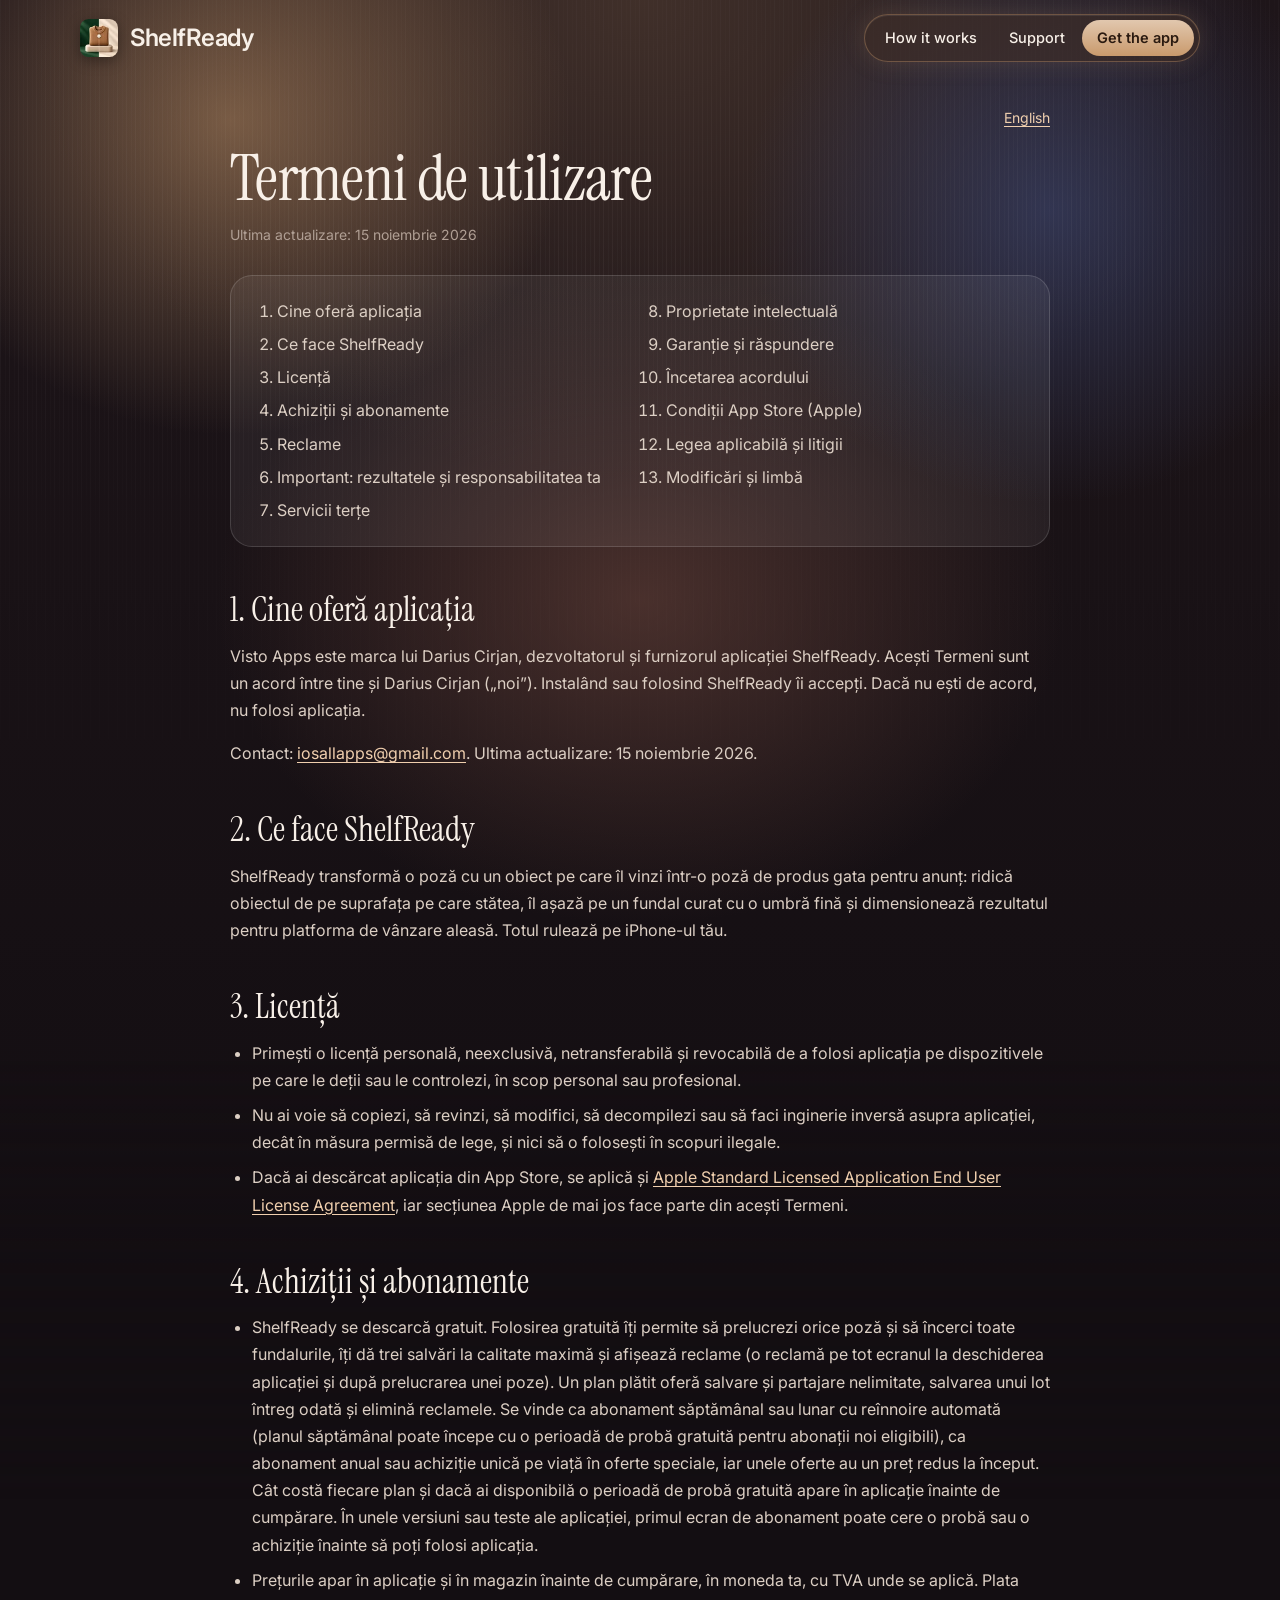
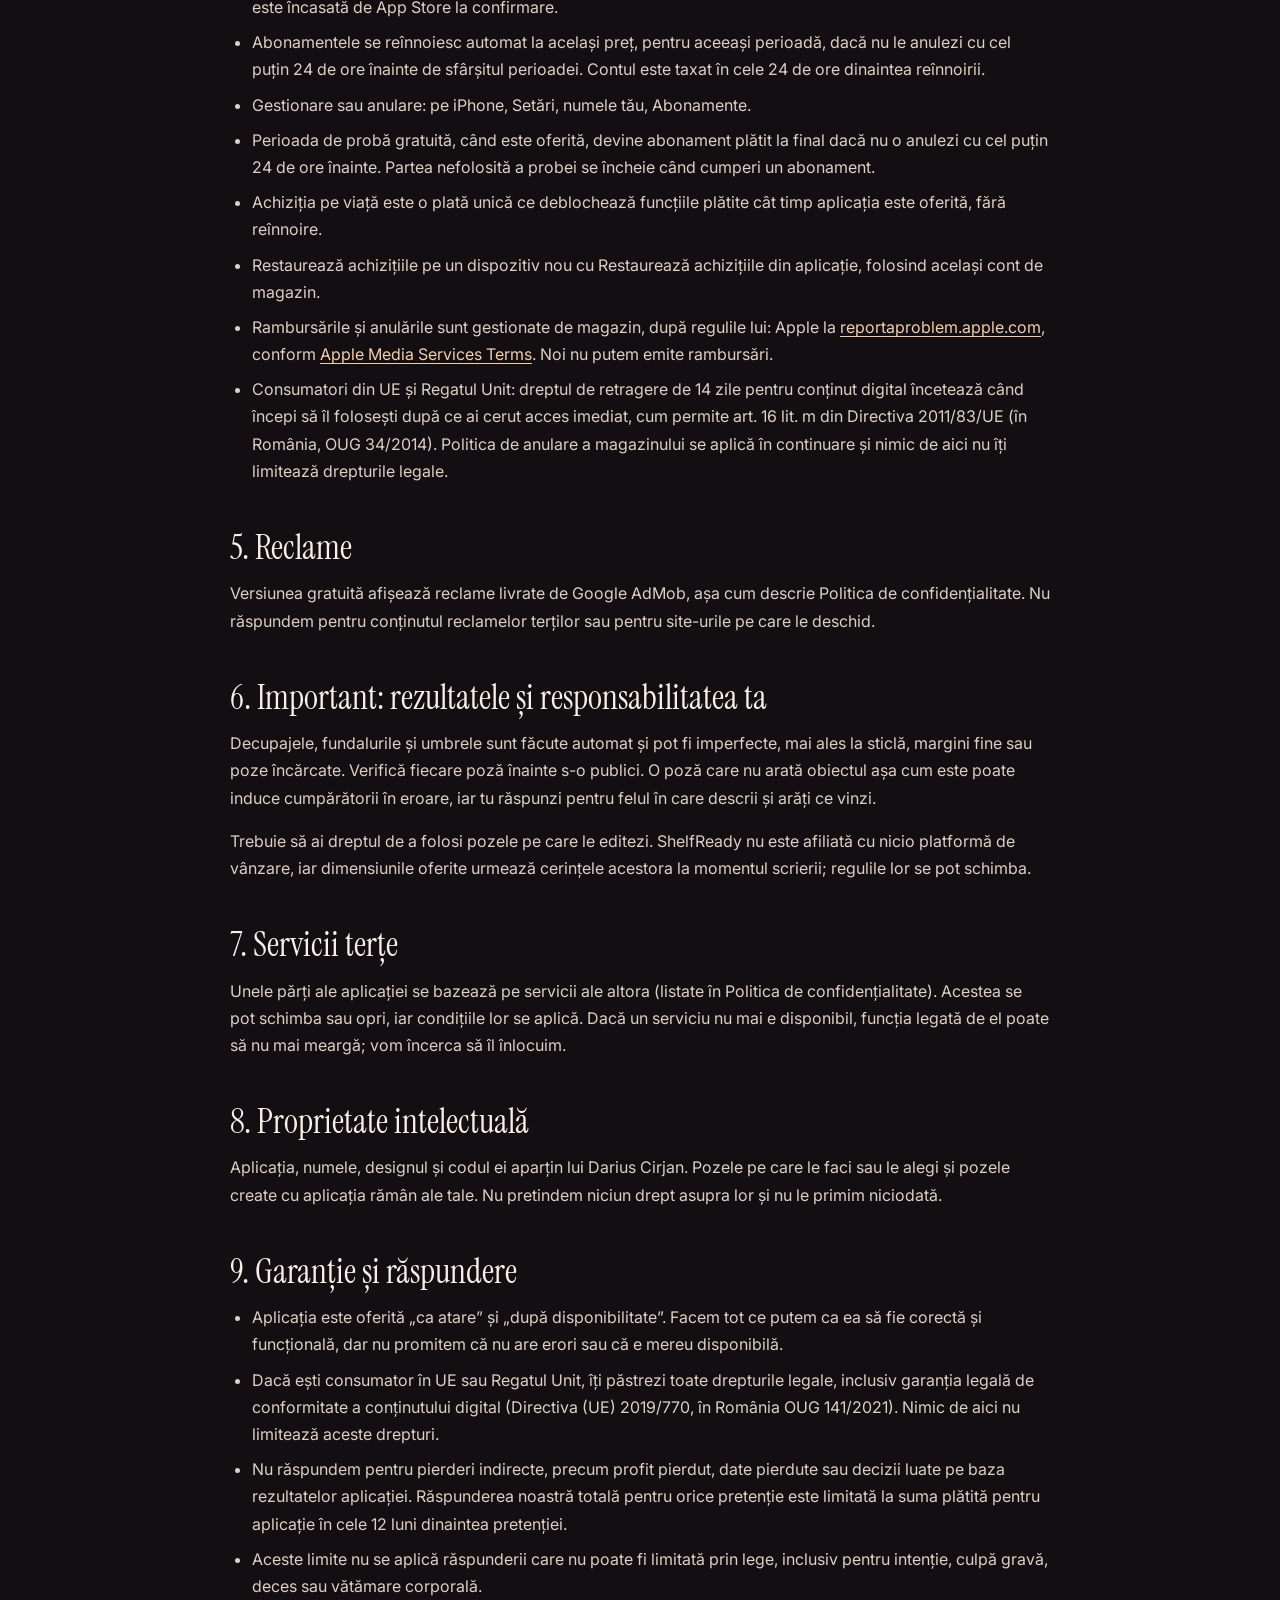
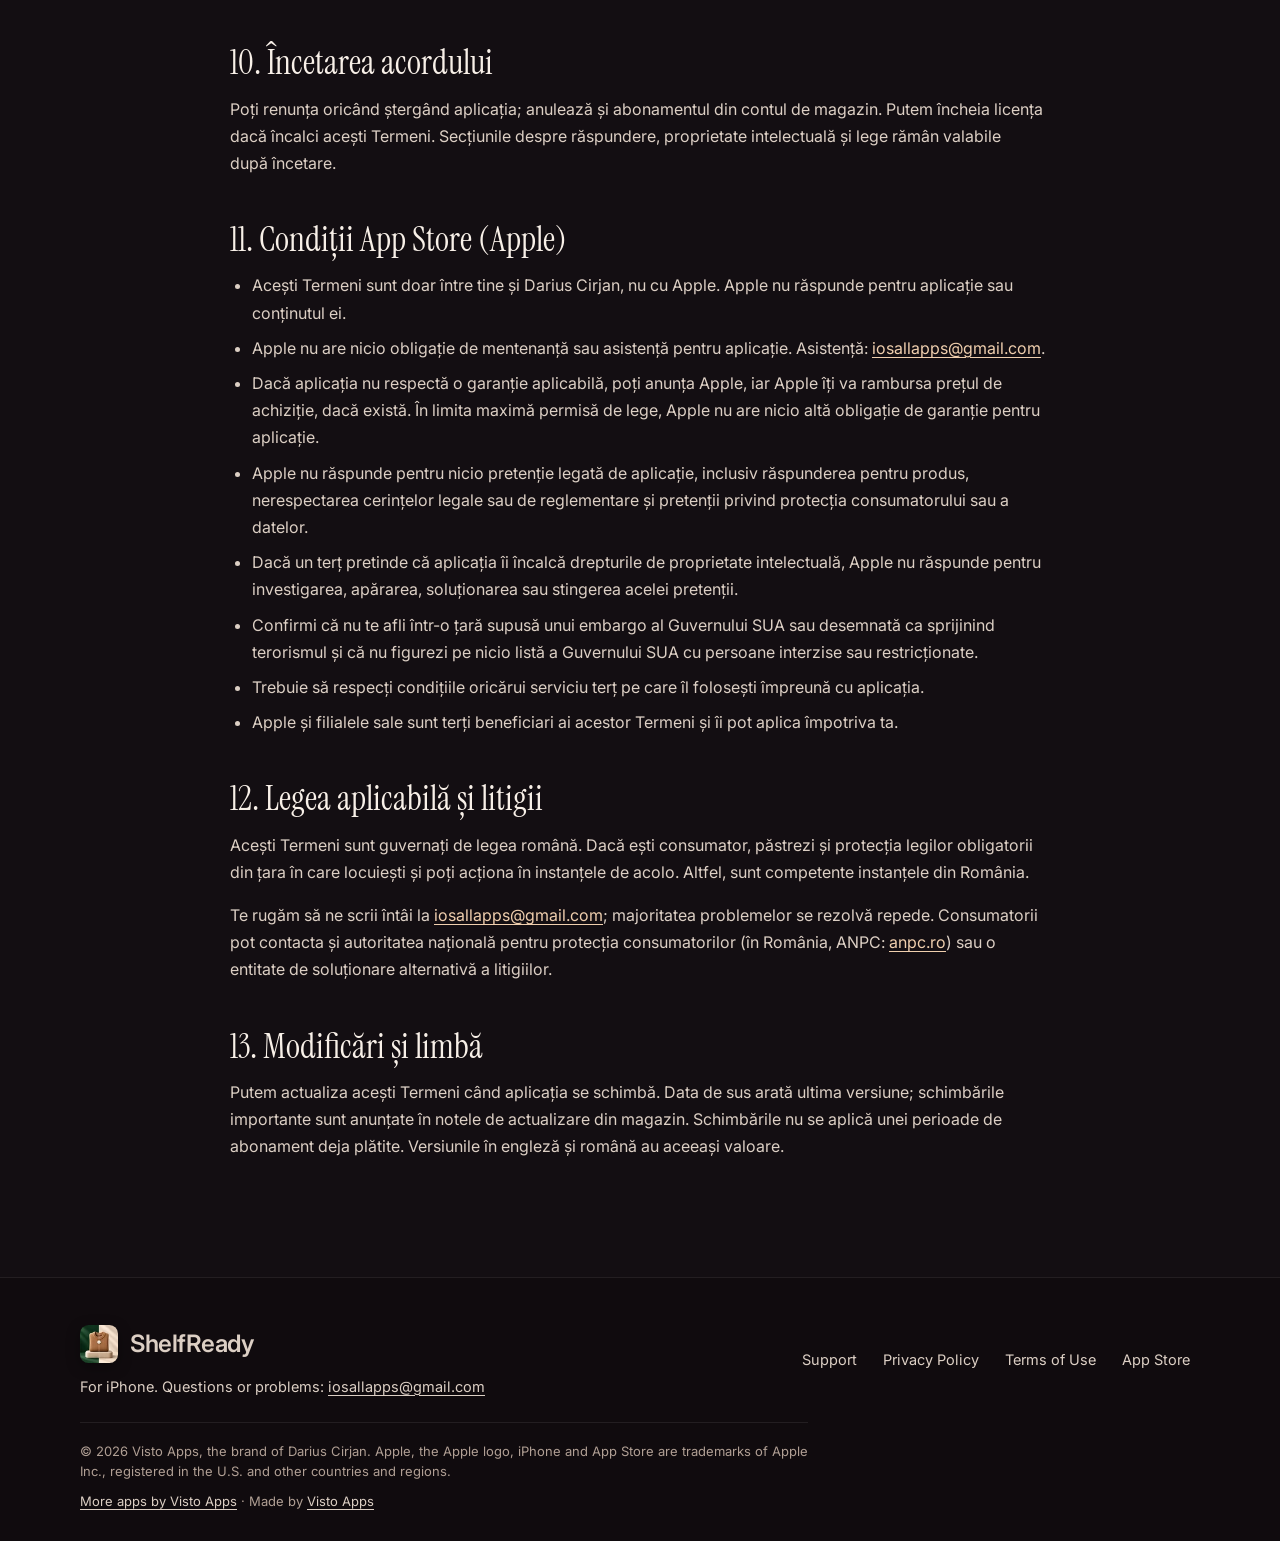
<file: ro/terms.html>
<!DOCTYPE html>
<html lang="ro">
<head>
    <meta charset="utf-8">
    <meta name="viewport" content="width=device-width, initial-scale=1, viewport-fit=cover">
    <title>Termeni de utilizare | ShelfReady</title>
    <meta name="description" content="Termenii de utilizare ShelfReady, aplicația pentru poze de produs: salvări gratuite, abonamente, achiziția pe viață, reclame și pozele publicate.">
    <meta name="apple-itunes-app" content="app-id=6818769240">
    <meta name="theme-color" content="#3e2f2c" data-scrolled="#130e12">
    <meta name="color-scheme" content="dark">
    <link rel="canonical" href="https://shelfreadyapp.com/ro/terms.html">
    <link rel="alternate" hreflang="en" href="https://shelfreadyapp.com/terms.html">
    <link rel="alternate" hreflang="ro" href="https://shelfreadyapp.com/ro/terms.html">
    <link rel="alternate" hreflang="x-default" href="https://shelfreadyapp.com/terms.html">
    <meta property="og:type" content="website">
    <meta property="og:site_name" content="ShelfReady">
    <meta property="og:locale" content="ro_RO">
    <meta property="og:locale:alternate" content="en_US">
    <meta property="og:url" content="https://shelfreadyapp.com/ro/terms.html">
    <meta property="og:title" content="Termeni de utilizare | ShelfReady">
    <meta property="og:description" content="Termenii de utilizare ShelfReady, aplicația pentru poze de produs: salvări gratuite, abonamente, achiziția pe viață, reclame și pozele publicate.">
    <meta property="og:image" content="https://shelfreadyapp.com/og-image.png">
    <meta property="og:image:width" content="1200">
    <meta property="og:image:height" content="630">
    <meta property="og:image:alt" content="An amber serum bottle and a cream jar, half on a stone block in leafy light and half on a clean blush background, next to the words: Take the photo. Skip the studio.">
    <meta name="twitter:card" content="summary_large_image">
    <meta name="twitter:title" content="Termeni de utilizare | ShelfReady">
    <meta name="twitter:description" content="Termenii de utilizare ShelfReady, aplicația pentru poze de produs: salvări gratuite, abonamente, achiziția pe viață, reclame și pozele publicate.">
    <meta name="twitter:image" content="https://shelfreadyapp.com/og-image.png">
    <meta name="twitter:image:alt" content="An amber serum bottle and a cream jar, half on a stone block in leafy light and half on a clean blush background, next to the words: Take the photo. Skip the studio.">
    <link rel="icon" href="../favicon.ico" sizes="48x48">
    <link rel="icon" type="image/png" sizes="32x32" href="../favicon-32.png">
    <link rel="icon" type="image/png" sizes="16x16" href="../favicon-16.png">
    <link rel="apple-touch-icon" href="../apple-touch-icon.png">
    <link rel="preload" href="../fonts/instrument-serif.woff2" as="font" type="font/woff2" crossorigin>
    <link rel="preload" href="../fonts/inter.woff2" as="font" type="font/woff2" crossorigin>
    <link rel="stylesheet" href="../styles.css?v=20261116t">
    <script type="application/ld+json">
{
  "@context": "https://schema.org",
  "@type": "BreadcrumbList",
  "itemListElement": [
    {
      "@type": "ListItem",
      "position": 1,
      "name": "ShelfReady",
      "item": "https://shelfreadyapp.com/"
    },
    {
      "@type": "ListItem",
      "position": 2,
      "name": "Termeni de utilizare",
      "item": "https://shelfreadyapp.com/ro/terms.html"
    }
  ]
}
    </script>
</head>
<body>
    <div class="animated-bg" aria-hidden="true"></div>
    <a class="skip-link" href="#main">Skip to content</a>
    <header class="site-header">
        <div class="wrap">
            <a class="brand" href="../">
                <img src="../img/app-icon-64.webp" width="32" height="32" alt="">
                <span>ShelfReady</span>
            </a>
            <nav aria-label="Main">
                <ul class="nav">
                    <li class="nav-wide"><a href="../#how">How it works</a></li>
                    <li class="nav-narrow-hide"><a href="../support.html">Support</a></li>
                    <li><a class="nav-app" href="https://apps.apple.com/app/id6818769240">Get the app</a></li>
                </ul>
            </nav>
        </div>
    </header>

    <main id="main" class="doc">
        <div class="wrap">
            <div class="legal-page">
                <p class="legal-lang"><a href="../terms.html" hreflang="en" lang="en">English</a></p>
<!--legal:start-->
<h1>Termeni de utilizare</h1>
<p class="last-updated">Ultima actualizare: 15 noiembrie 2026</p>
<nav class="legal-toc" aria-label="Contents"><ol>
<li><a href="#provider">Cine oferă aplicația</a></li>
<li><a href="#service">Ce face ShelfReady</a></li>
<li><a href="#license">Licență</a></li>
<li><a href="#purchases">Achiziții și abonamente</a></li>
<li><a href="#ads">Reclame</a></li>
<li><a href="#accuracy">Important: rezultatele și responsabilitatea ta</a></li>
<li><a href="#third">Servicii terțe</a></li>
<li><a href="#ip">Proprietate intelectuală</a></li>
<li><a href="#warranty">Garanție și răspundere</a></li>
<li><a href="#end">Încetarea acordului</a></li>
<li><a href="#apple">Condiții App Store (Apple)</a></li>
<li><a href="#law">Legea aplicabilă și litigii</a></li>
<li><a href="#changes">Modificări și limbă</a></li>
</ol></nav>
<section id="provider" class="legal-section"><h2>1. Cine oferă aplicația</h2><p>Visto Apps este marca lui Darius Cirjan, dezvoltatorul și furnizorul aplicației ShelfReady. Acești Termeni sunt un acord între tine și Darius Cirjan („noi”). Instalând sau folosind ShelfReady îi accepți. Dacă nu ești de acord, nu folosi aplicația.</p><p>Contact: <a href="mailto:iosallapps@gmail.com">iosallapps@gmail.com</a>. Ultima actualizare: 15 noiembrie 2026.</p></section>
<section id="service" class="legal-section"><h2>2. Ce face ShelfReady</h2><p>ShelfReady transformă o poză cu un obiect pe care îl vinzi într-o poză de produs gata pentru anunț: ridică obiectul de pe suprafața pe care stătea, îl așază pe un fundal curat cu o umbră fină și dimensionează rezultatul pentru platforma de vânzare aleasă. Totul rulează pe iPhone-ul tău.</p></section>
<section id="license" class="legal-section"><h2>3. Licență</h2><ul><li>Primești o licență personală, neexclusivă, netransferabilă și revocabilă de a folosi aplicația pe dispozitivele pe care le deții sau le controlezi, în scop personal sau profesional.</li><li>Nu ai voie să copiezi, să revinzi, să modifici, să decompilezi sau să faci inginerie inversă asupra aplicației, decât în măsura permisă de lege, și nici să o folosești în scopuri ilegale.</li><li>Dacă ai descărcat aplicația din App Store, se aplică și <a href="https://www.apple.com/legal/internet-services/itunes/dev/stdeula/" rel="noopener">Apple Standard Licensed Application End User License Agreement</a>, iar secțiunea Apple de mai jos face parte din acești Termeni.</li></ul></section>
<section id="purchases" class="legal-section"><h2>4. Achiziții și abonamente</h2><ul><li>ShelfReady se descarcă gratuit. Folosirea gratuită îți permite să prelucrezi orice poză și să încerci toate fundalurile, îți dă trei salvări la calitate maximă și afișează reclame (o reclamă pe tot ecranul la deschiderea aplicației și după prelucrarea unei poze). Un plan plătit oferă salvare și partajare nelimitate, salvarea unui lot întreg odată și elimină reclamele. Se vinde ca abonament săptămânal sau lunar cu reînnoire automată (planul săptămânal poate începe cu o perioadă de probă gratuită pentru abonații noi eligibili), ca abonament anual sau achiziție unică pe viață în oferte speciale, iar unele oferte au un preț redus la început. Cât costă fiecare plan și dacă ai disponibilă o perioadă de probă gratuită apare în aplicație înainte de cumpărare. În unele versiuni sau teste ale aplicației, primul ecran de abonament poate cere o probă sau o achiziție înainte să poți folosi aplicația.</li><li>Prețurile apar în aplicație și în magazin înainte de cumpărare, în moneda ta, cu TVA unde se aplică. Plata este încasată de App Store la confirmare.</li><li>Abonamentele se reînnoiesc automat la același preț, pentru aceeași perioadă, dacă nu le anulezi cu cel puțin 24 de ore înainte de sfârșitul perioadei. Contul este taxat în cele 24 de ore dinaintea reînnoirii.</li><li>Gestionare sau anulare: pe iPhone, Setări, numele tău, Abonamente.</li><li>Perioada de probă gratuită, când este oferită, devine abonament plătit la final dacă nu o anulezi cu cel puțin 24 de ore înainte. Partea nefolosită a probei se încheie când cumperi un abonament.</li><li>Achiziția pe viață este o plată unică ce deblochează funcțiile plătite cât timp aplicația este oferită, fără reînnoire.</li><li>Restaurează achizițiile pe un dispozitiv nou cu Restaurează achizițiile din aplicație, folosind același cont de magazin.</li><li>Rambursările și anulările sunt gestionate de magazin, după regulile lui: Apple la <a href="https://reportaproblem.apple.com" rel="noopener">reportaproblem.apple.com</a>, conform <a href="https://www.apple.com/legal/internet-services/itunes/" rel="noopener">Apple Media Services Terms</a>. Noi nu putem emite rambursări.</li><li>Consumatori din UE și Regatul Unit: dreptul de retragere de 14 zile pentru conținut digital încetează când începi să îl folosești după ce ai cerut acces imediat, cum permite art. 16 lit. m din Directiva 2011/83/UE (în România, OUG 34/2014). Politica de anulare a magazinului se aplică în continuare și nimic de aici nu îți limitează drepturile legale.</li></ul></section>
<section id="ads" class="legal-section"><h2>5. Reclame</h2><p>Versiunea gratuită afișează reclame livrate de Google AdMob, așa cum descrie Politica de confidențialitate. Nu răspundem pentru conținutul reclamelor terților sau pentru site-urile pe care le deschid.</p></section>
<section id="accuracy" class="legal-section"><h2>6. Important: rezultatele și responsabilitatea ta</h2><p>Decupajele, fundalurile și umbrele sunt făcute automat și pot fi imperfecte, mai ales la sticlă, margini fine sau poze încărcate. Verifică fiecare poză înainte s-o publici. O poză care nu arată obiectul așa cum este poate induce cumpărătorii în eroare, iar tu răspunzi pentru felul în care descrii și arăți ce vinzi.</p><p>Trebuie să ai dreptul de a folosi pozele pe care le editezi. ShelfReady nu este afiliată cu nicio platformă de vânzare, iar dimensiunile oferite urmează cerințele acestora la momentul scrierii; regulile lor se pot schimba.</p></section>
<section id="third" class="legal-section"><h2>7. Servicii terțe</h2><p>Unele părți ale aplicației se bazează pe servicii ale altora (listate în Politica de confidențialitate). Acestea se pot schimba sau opri, iar condițiile lor se aplică. Dacă un serviciu nu mai e disponibil, funcția legată de el poate să nu mai meargă; vom încerca să îl înlocuim.</p></section>
<section id="ip" class="legal-section"><h2>8. Proprietate intelectuală</h2><p>Aplicația, numele, designul și codul ei aparțin lui Darius Cirjan. Pozele pe care le faci sau le alegi și pozele create cu aplicația rămân ale tale. Nu pretindem niciun drept asupra lor și nu le primim niciodată.</p></section>
<section id="warranty" class="legal-section"><h2>9. Garanție și răspundere</h2><ul><li>Aplicația este oferită „ca atare” și „după disponibilitate”. Facem tot ce putem ca ea să fie corectă și funcțională, dar nu promitem că nu are erori sau că e mereu disponibilă.</li><li>Dacă ești consumator în UE sau Regatul Unit, îți păstrezi toate drepturile legale, inclusiv garanția legală de conformitate a conținutului digital (Directiva (UE) 2019/770, în România OUG 141/2021). Nimic de aici nu limitează aceste drepturi.</li><li>Nu răspundem pentru pierderi indirecte, precum profit pierdut, date pierdute sau decizii luate pe baza rezultatelor aplicației. Răspunderea noastră totală pentru orice pretenție este limitată la suma plătită pentru aplicație în cele 12 luni dinaintea pretenției.</li><li>Aceste limite nu se aplică răspunderii care nu poate fi limitată prin lege, inclusiv pentru intenție, culpă gravă, deces sau vătămare corporală.</li></ul></section>
<section id="end" class="legal-section"><h2>10. Încetarea acordului</h2><p>Poți renunța oricând ștergând aplicația; anulează și abonamentul din contul de magazin. Putem încheia licența dacă încalci acești Termeni. Secțiunile despre răspundere, proprietate intelectuală și lege rămân valabile după încetare.</p></section>
<section id="apple" class="legal-section"><h2>11. Condiții App Store (Apple)</h2><ul><li>Acești Termeni sunt doar între tine și Darius Cirjan, nu cu Apple. Apple nu răspunde pentru aplicație sau conținutul ei.</li><li>Apple nu are nicio obligație de mentenanță sau asistență pentru aplicație. Asistență: <a href="mailto:iosallapps@gmail.com">iosallapps@gmail.com</a>.</li><li>Dacă aplicația nu respectă o garanție aplicabilă, poți anunța Apple, iar Apple îți va rambursa prețul de achiziție, dacă există. În limita maximă permisă de lege, Apple nu are nicio altă obligație de garanție pentru aplicație.</li><li>Apple nu răspunde pentru nicio pretenție legată de aplicație, inclusiv răspunderea pentru produs, nerespectarea cerințelor legale sau de reglementare și pretenții privind protecția consumatorului sau a datelor.</li><li>Dacă un terț pretinde că aplicația îi încalcă drepturile de proprietate intelectuală, Apple nu răspunde pentru investigarea, apărarea, soluționarea sau stingerea acelei pretenții.</li><li>Confirmi că nu te afli într-o țară supusă unui embargo al Guvernului SUA sau desemnată ca sprijinind terorismul și că nu figurezi pe nicio listă a Guvernului SUA cu persoane interzise sau restricționate.</li><li>Trebuie să respecți condițiile oricărui serviciu terț pe care îl folosești împreună cu aplicația.</li><li>Apple și filialele sale sunt terți beneficiari ai acestor Termeni și îi pot aplica împotriva ta.</li></ul></section>
<section id="law" class="legal-section"><h2>12. Legea aplicabilă și litigii</h2><p>Acești Termeni sunt guvernați de legea română. Dacă ești consumator, păstrezi și protecția legilor obligatorii din țara în care locuiești și poți acționa în instanțele de acolo. Altfel, sunt competente instanțele din România.</p><p>Te rugăm să ne scrii întâi la <a href="mailto:iosallapps@gmail.com">iosallapps@gmail.com</a>; majoritatea problemelor se rezolvă repede. Consumatorii pot contacta și autoritatea națională pentru protecția consumatorilor (în România, ANPC: <a href="https://anpc.ro" rel="noopener">anpc.ro</a>) sau o entitate de soluționare alternativă a litigiilor.</p></section>
<section id="changes" class="legal-section"><h2>13. Modificări și limbă</h2><p>Putem actualiza acești Termeni când aplicația se schimbă. Data de sus arată ultima versiune; schimbările importante sunt anunțate în notele de actualizare din magazin. Schimbările nu se aplică unei perioade de abonament deja plătite. Versiunile în engleză și română au aceeași valoare.</p></section>
<!--legal:end-->

            </div>
        </div>
    </main>

    <footer class="site-footer">
        <div class="wrap">
            <div class="footer-top">
                <div>
                    <a class="brand" href="../">
                        <img src="../img/app-icon-64.webp" width="32" height="32" alt="" loading="lazy">
                        <span>ShelfReady</span>
                    </a>
                    <p>For iPhone. Questions or problems: <a href="mailto:iosallapps@gmail.com">iosallapps@gmail.com</a></p>
                </div>
                <nav aria-label="Footer">
                    <ul class="footer-links">
                        <li><a href="../support.html">Support</a></li>
                        <li><a href="../privacy.html">Privacy Policy</a></li>
                        <li><a href="../terms.html">Terms of Use</a></li>
                        <li><a href="https://apps.apple.com/app/id6818769240">App Store</a></li>
                    </ul>
                </nav>
            </div>
            <p class="footer-note">&copy; 2026 Visto Apps, the brand of Darius Cirjan. Apple, the Apple logo, iPhone and App Store are trademarks of Apple Inc., registered in the U.S. and other countries and regions.</p>
            <p class="footer-made"><a href="https://vistoapps.com/apps.html">More apps by Visto Apps</a> &middot; Made by <a href="https://vistoapps.com">Visto Apps</a></p>
        </div>
    </footer>
</body>
</html>
</file>
<file: styles.css>
/* ShelfReady. Visto Apps style: dark aurora in the app's colors, glass surfaces,
   Instrument Serif headlines, Inter text. Shared kit: ~/Developer/visto-apps. Self-hosted fonts. */

@font-face { font-family: "Instrument Serif"; src: url("fonts/instrument-serif.woff2") format("woff2"); font-weight: 400; font-style: normal; font-display: swap; }
@font-face { font-family: "Instrument Serif"; src: url("fonts/instrument-serif-italic.woff2") format("woff2"); font-weight: 400; font-style: italic; font-display: swap; }
@font-face { font-family: "Instrument Serif Fallback"; src: local("Times New Roman"), local("TimesNewRomanPSMT"), local("Times"), local("Liberation Serif"), local("Tinos"); font-style: normal; size-adjust: 83.4%; }
@font-face { font-family: "Instrument Serif Fallback"; src: local("Times New Roman Italic"), local("TimesNewRomanPS-ItalicMT"), local("Times-Italic"), local("Liberation Serif Italic"), local("Tinos Italic"); font-style: italic; size-adjust: 88.1%; }
@font-face { font-family: "Inter"; src: url("fonts/inter.woff2") format("woff2"); font-weight: 100 900; font-style: normal; font-display: swap; }

:root {
    color-scheme: dark;
    /* app palette: the only block that changes between app sites */
    --c1: #c99a6c;          /* primary, ShelfReady tan */
    --c2: #5e3d36;          /* secondary, walnut */
    --c3: #3b4672;          /* depth, dusk navy */
    --accent-a: #f3d2ac;    /* italic headline gradient */
    --accent-b: #eaa98c;
    --on-c1: #2a1a10;       /* text on the primary button */
    /* shared */
    --bg: #130e12;
    --bg-2: #1e1519;
    --text: #f8f0e8;
    --text-2: #dccfc4;
    --text-3: #b09f94;
    --glass: rgba(255, 255, 255, 0.06);
    --glass-line: rgba(255, 255, 255, 0.14);
    --glass-line-2: rgba(255, 255, 255, 0.26);
    --divider: rgba(255, 255, 255, 0.14);
    --link: #f0cfae;
    --serif: "Instrument Serif", "Instrument Serif Fallback", Georgia, serif;
    --sans: "Inter", -apple-system, BlinkMacSystemFont, "Segoe UI", Roboto, sans-serif;
    --radius: 28px;
    --max: 1120px;
    --gutter: 40px;
    --pad-l: max(var(--gutter), env(safe-area-inset-left));
    --pad-r: max(var(--gutter), env(safe-area-inset-right));
    --ease: cubic-bezier(.2, .7, .2, 1);
}

*, *::before, *::after { box-sizing: border-box; }
html { -webkit-text-size-adjust: 100%; text-size-adjust: 100%; overflow-x: clip; scroll-behavior: smooth; }
body {
    margin: 0; min-height: 100vh; position: relative;
    background: var(--bg); color: var(--text);
    font-family: var(--sans); font-size: 16px; line-height: 1.55;
    -webkit-font-smoothing: antialiased; overflow-x: clip;
}
img, picture, svg { display: block; max-width: 100%; height: auto; }
h1, h2, h3, p, ul, ol, dl, dd, figure { margin: 0; }
a { color: var(--link); text-decoration-thickness: 1px; text-underline-offset: 0.2em; }
a:hover { color: var(--text); }
:focus-visible { outline: 2px solid var(--c1); outline-offset: 3px; border-radius: 10px; }
summary:focus-visible { outline-offset: -2px; }
p { text-wrap: pretty; }

.visually-hidden { position: absolute !important; width: 1px; height: 1px; margin: -1px; padding: 0; overflow: hidden; clip: rect(0 0 0 0); white-space: nowrap; border: 0; }
.skip-link { position: absolute; left: 16px; top: -100px; z-index: 100; padding: 10px 16px; border-radius: 12px; background: var(--c1); color: var(--on-c1); font-weight: 600; text-decoration: none; }
.skip-link:focus { top: 12px; color: var(--on-c1); }

/* ---------- aurora background ---------- */
.animated-bg {
    position: absolute; left: 0; right: 0; top: 0; height: 1500px; z-index: -1; pointer-events: none; overflow: hidden;
    background:
        radial-gradient(38% 30% at 18% 8%, color-mix(in srgb, var(--c1) 50%, transparent), transparent 70%),
        radial-gradient(34% 28% at 82% 14%, color-mix(in srgb, var(--c3) 62%, transparent), transparent 70%),
        radial-gradient(46% 30% at 50% 40%, color-mix(in srgb, var(--c2) 70%, transparent), transparent 72%),
        radial-gradient(60% 40% at 50% 0%, color-mix(in srgb, var(--c1) 20%, var(--bg-2)), transparent 80%),
        linear-gradient(180deg, var(--bg-2), var(--bg) 85%);
    -webkit-mask-image: linear-gradient(180deg, #000 70%, transparent);
            mask-image: linear-gradient(180deg, #000 70%, transparent);
}
.animated-bg::after {
    content: ""; position: absolute; inset: 0 0 auto; height: 900px;
    background: repeating-linear-gradient(90deg, rgba(255,255,255,.045) 0 1px, transparent 1px 5px, rgba(255,255,255,.022) 5px 6px, transparent 6px 9px);
    -webkit-mask-image: linear-gradient(180deg, rgba(0,0,0,.5), #000 30%, rgba(0,0,0,.3) 60%, transparent);
            mask-image: linear-gradient(180deg, rgba(0,0,0,.5), #000 30%, rgba(0,0,0,.3) 60%, transparent);
}

/* ---------- layout ---------- */
.wrap { width: 100%; max-width: calc(var(--max) + var(--pad-l) + var(--pad-r)); margin-inline: auto; padding-left: var(--pad-l); padding-right: var(--pad-r); }
main { position: relative; display: block; }
section { position: relative; }

/* ---------- header ---------- */
.site-header { position: sticky; top: 0; z-index: 50; padding: calc(14px + env(safe-area-inset-top)) 0 14px; transition: background .3s var(--ease); }
.site-header.is-scrolled { background: rgba(19, 14, 18, .78); -webkit-backdrop-filter: blur(18px); backdrop-filter: blur(18px); }
.site-header .wrap { display: flex; align-items: center; justify-content: space-between; gap: 12px; }
.brand { flex-shrink: 0; display: inline-flex; align-items: center; gap: 12px; min-height: 44px; color: var(--text); font-weight: 600; font-size: 24px; letter-spacing: -.02em; text-decoration: none; }
.brand:hover { color: var(--text); }
.brand img { width: 38px; height: 38px; border-radius: 22.5%; box-shadow: 0 4px 14px rgba(0,0,0,.35); }
.nav {
    display: flex; align-items: center; gap: 2px; margin: 0; padding: 5px; list-style: none; border-radius: 999px;
    background: color-mix(in srgb, var(--c1) 12%, rgba(30, 20, 24, .6)); border: 1px solid color-mix(in srgb, var(--c1) 38%, transparent);
    box-shadow: inset 0 1px 0 rgba(255,255,255,.08), 0 0 24px color-mix(in srgb, var(--c1) 18%, transparent);
}
.nav a { display: inline-flex; align-items: center; min-height: 36px; padding: 0 15px; border-radius: 999px; color: var(--text); font-size: 14.5px; font-weight: 500; text-decoration: none; white-space: nowrap; transition: background .2s; }
.nav a:hover { background: rgba(255,255,255,.08); color: var(--text); }
.nav a[aria-current="page"] { background: color-mix(in srgb, var(--c1) 45%, rgba(255,255,255,.06)); box-shadow: inset 0 1px 0 rgba(255,255,255,.2); }
.nav .nav-app { background: linear-gradient(180deg, color-mix(in srgb, var(--c1) 55%, white), var(--c1)); color: var(--on-c1); font-weight: 600; }
.nav .nav-app:hover { background: linear-gradient(180deg, color-mix(in srgb, var(--c1) 70%, white), color-mix(in srgb, var(--c1) 85%, white)); color: var(--on-c1); }

@media (max-width: 559px) {
    .nav .nav-wide { display: none; }
    .brand { font-size: 21px; gap: 10px; }
    .brand img { width: 34px; height: 34px; }
    .nav a { padding: 0 11px; }
}
/* brand (~153 px) + Support + Get the app (~194 px) need about 415 px of screen */
@media (max-width: 419px) {
    .nav .nav-narrow-hide { display: none; }
}

/* ---------- type ---------- */
h1, h2, h3 { font-family: var(--serif); font-weight: 400; color: var(--text); text-wrap: balance; }
h1 em, h2 em, .accent {
    font-style: italic; padding-right: .06em;
    background: linear-gradient(95deg, var(--accent-a), var(--accent-b) 60%, color-mix(in srgb, var(--accent-b) 60%, white));
    -webkit-background-clip: text; background-clip: text; color: transparent;
}
.lede { font-size: 18px; line-height: 1.5; color: var(--text-2); max-width: 34em; }
.section { padding-block: 70px 0; }
.section-title { font-size: clamp(34px, 4.2vw, 52px); line-height: 1.04; letter-spacing: -.01em; max-width: 16em; }
.section-intro { margin-top: 16px; font-size: 18px; color: var(--text-2); max-width: 36em; }
.caption { font-size: 14px; line-height: 1.45; color: var(--text-3); }

.badge-link { display: inline-block; border-radius: 9px; line-height: 0; }
.badge-link img { width: 156px; height: 52px; }

/* ---------- hero ---------- */
.hero { padding-block: 26px 40px; }
.hero .wrap { display: grid; gap: 40px; }
.hero h1 { font-size: clamp(44px, 6vw, 78px); line-height: 1.04; letter-spacing: -.01em; }
.hero h1 .line { display: block; }
.hero h1 .line + .line { margin-top: .1em; }
@media (min-width: 900px) { .hero h1 .line + .line { margin-top: .2em; } }
.hero .lede { margin-top: 22px; }
.cta { margin-top: 30px; display: flex; flex-wrap: wrap; align-items: center; gap: 14px 22px; }
.cta p { font-size: 14.5px; color: var(--text-3); max-width: 17em; line-height: 1.45; }

@media (max-width: 899px) {
    .hero .wrap { gap: 0; }
    .hero-copy { display: contents; }
    .hero h1 { order: 1; font-size: clamp(40px, 11.5vw, 56px); }
    .compare { order: 2; margin-top: 26px; width: 100%; max-width: min(560px, calc((100svh - 2rem) * 0.8)); }
    .hero .lede { order: 3; margin-top: 26px; font-size: 17px; }
    .cta { order: 4; }
}
@media (min-width: 900px) {
    .hero { padding-block: 40px 70px; }
    .hero .wrap { grid-template-columns: minmax(0, 1.1fr) minmax(0, .9fr); align-items: center; gap: clamp(3rem, 6vw, 6rem); }
    .compare { max-width: min(560px, calc((100svh - 9rem) * 0.8)); justify-self: end; width: 100%; }
}

/* The before and after. The after image sits on top and is clipped at --pos. */
.compare { position: relative; --pos: 31%; }
.compare::before {
    content: ""; position: absolute; inset: 8% -14% 2%; z-index: -1; border-radius: 50%;
    background: radial-gradient(closest-side, color-mix(in srgb, var(--c1) 45%, transparent), transparent);
    filter: blur(10px);
}
.compare-frame {
    position: relative; aspect-ratio: 4 / 5; overflow: hidden; isolation: isolate; border-radius: var(--radius);
    background: #F0DBD5; border: 1px solid var(--glass-line-2);
    box-shadow: 0 30px 60px -28px rgba(0, 0, 0, .7);
    touch-action: pan-y; cursor: ew-resize; user-select: none; -webkit-user-select: none;
    -webkit-mask-image: -webkit-radial-gradient(white, black);
}
.compare-frame picture, .compare-frame img { position: absolute; inset: -1px; width: calc(100% + 2px); height: calc(100% + 2px); max-width: none; object-fit: cover; }
.compare-after { clip-path: inset(0 0 0 var(--pos)); }
.compare-line { position: absolute; top: 0; bottom: 0; left: var(--pos); width: 1.5px; margin-left: -.75px; background: rgba(255,255,255,.95); pointer-events: none; }
.compare-knob { position: absolute; top: 50%; left: 50%; width: 36px; height: 36px; margin: -18px 0 0 -18px; border-radius: 50%; background: rgba(255,255,255,.96); box-shadow: 0 6px 16px -6px rgba(0,0,0,.5); display: grid; place-items: center; color: #1E1610; }
.compare-knob svg { width: 18px; height: 18px; }
.compare-tag { position: absolute; top: 16px; padding: 4px 11px; border-radius: 999px; background: rgba(255,255,255,.82); -webkit-backdrop-filter: blur(8px); backdrop-filter: blur(8px); color: #1E1610; font-size: 12px; font-weight: 500; pointer-events: none; }
.compare-tag-before { left: 16px; }
.compare-tag-after { right: 16px; }
.compare input[type="range"] { position: absolute; inset: 0; width: 100%; height: 100%; margin: 0; opacity: 0; pointer-events: none; -webkit-appearance: none; appearance: none; }
.compare:has(input:focus-visible) .compare-knob { outline: 2px solid var(--c1); outline-offset: 3px; }
.compare-note { margin-top: 14px; font-size: 14px; color: var(--text-3); }
.compare.is-intro .compare-after, .compare.is-intro .compare-line { transition: clip-path 1.1s cubic-bezier(.65, 0, .35, 1), left 1.1s cubic-bezier(.65, 0, .35, 1); }

/* ---------- backgrounds ---------- */
.backdrops { margin-top: 36px; display: grid; gap: 28px; }
.backdrop-view { position: relative; aspect-ratio: 1; border-radius: var(--radius); overflow: hidden; background: #fff; border: 1px solid var(--glass-line-2); box-shadow: 0 24px 50px -28px rgba(0,0,0,.7); }
.backdrop-view img { width: 100%; height: 100%; object-fit: cover; }
.backdrop-name { margin-top: 12px; }
.swatch-group { padding: 20px 22px 22px; border-radius: 24px; background: var(--glass); border: 1px solid var(--glass-line); box-shadow: inset 0 1px 0 rgba(255,255,255,.08); }
.swatch-group + .swatch-group { margin-top: 14px; }
.swatch-group h3 { font-family: var(--sans); font-size: 12.5px; font-weight: 600; letter-spacing: .24em; text-transform: uppercase; color: color-mix(in srgb, var(--c1) 55%, white); margin-bottom: 14px; }
.swatches { display: grid; grid-template-columns: repeat(5, minmax(0, 1fr)); gap: 10px; list-style: none; padding: 0; }
.swatch { display: flex; flex-direction: column; align-items: center; gap: 6px; width: 100%; min-height: 44px; padding: 0; border: 0; background: none; font: inherit; font-size: 12.5px; line-height: 1.2; color: var(--text-3); cursor: pointer; }
.swatch-chip { display: block; width: 100%; max-width: 64px; aspect-ratio: 1; border-radius: 50%; background: var(--chip); box-shadow: inset 0 0 0 1px rgba(255,255,255,.22); transition: box-shadow .15s ease; }
.swatch[aria-pressed="true"] { color: var(--text); font-weight: 600; }
.swatch[aria-pressed="true"] .swatch-chip { box-shadow: inset 0 0 0 1px rgba(255,255,255,.22), 0 0 0 2px var(--bg), 0 0 0 4px var(--c1); }
.swatch:hover .swatch-chip { box-shadow: inset 0 0 0 1px rgba(255,255,255,.22), 0 0 0 2px var(--bg), 0 0 0 4px var(--glass-line-2); }
.swatch[aria-pressed="true"]:hover .swatch-chip { box-shadow: inset 0 0 0 1px rgba(255,255,255,.22), 0 0 0 2px var(--bg), 0 0 0 4px var(--c1); }
.swatch:focus-visible { outline-offset: 2px; }
@media (max-width: 479px) {
    .swatch-label { display: none; }
    .swatches { gap: 12px 10px; }
}
@media (min-width: 900px) {
    .backdrops { grid-template-columns: minmax(0, 1.15fr) minmax(0, 1fr); gap: 56px; align-items: center; }
    .swatch-chip { max-width: 56px; }
}

/* ---------- steps ---------- */
.steps { margin-top: 36px; list-style: none; padding: 0; display: grid; gap: 30px 22px; }
.step { display: grid; grid-template-columns: minmax(0, 38%) minmax(0, 1fr); column-gap: 20px; align-content: start; align-items: start; }
.step-screen { grid-row: 1 / span 3; }
.step-screen img { width: 100%; filter: drop-shadow(0 22px 30px rgba(0,0,0,.55)); }
.step-number {
    justify-self: start; margin-top: 8px; padding: 4px 12px; border-radius: 11px; font-size: 13px; font-weight: 600;
    background: color-mix(in srgb, var(--c1) 25%, transparent); border: 1px solid color-mix(in srgb, var(--c1) 55%, transparent);
}
.step h3 { font-family: var(--sans); font-size: 18px; font-weight: 600; line-height: 1.25; margin-top: 12px; }
.step p { margin-top: 8px; font-size: 15px; color: var(--text-2); }
@media (min-width: 560px) {
    .steps { grid-template-columns: repeat(2, minmax(0, 1fr)); gap: 40px 28px; }
    .step { display: block; }
    .step-number { display: inline-block; margin-top: 18px; }
}
@media (min-width: 1000px) { .steps { grid-template-columns: repeat(4, minmax(0, 1fr)); gap: 30px; } }

/* ---------- categories ---------- */
.categories { margin-top: 36px; list-style: none; padding: 0; display: grid; grid-template-columns: repeat(2, minmax(0, 1fr)); gap: 14px; }
.categories > li { padding: 10px 10px 14px; border-radius: 24px; background: linear-gradient(160deg, color-mix(in srgb, var(--c1) 14%, rgba(255,255,255,.05)), rgba(255,255,255,.03)); border: 1px solid var(--glass-line); box-shadow: inset 0 1px 0 rgba(255,255,255,.08); }
.category-photo { position: relative; border-radius: 16px; overflow: hidden; }
.category-photo > picture img { width: 100%; aspect-ratio: 1; object-fit: cover; }
.category-before { position: absolute; left: 8px; bottom: 8px; width: 30%; border: 2px solid #fff; border-radius: 6px; overflow: hidden; box-shadow: 0 4px 12px rgba(0,0,0,.4); }
.category-before img { width: 100%; aspect-ratio: 1; object-fit: cover; }
.categories .caption { margin: 12px 6px 0; font-size: 14.5px; color: var(--text-2); }
@media (min-width: 760px) {
    .categories { grid-template-columns: repeat(3, minmax(0, 1fr)); gap: 18px; }
    .category-before { left: 12px; bottom: 12px; width: 26%; }
}

/* ---------- details ---------- */
.details { margin-top: 36px; display: grid; gap: 12px; }
.detail { display: grid; gap: 6px; padding: 20px 24px; border-radius: 22px; background: var(--glass); border: 1px solid var(--glass-line); box-shadow: inset 0 1px 0 rgba(255,255,255,.08); }
.detail dt { font-size: 17px; font-weight: 600; line-height: 1.3; }
.detail dd { font-size: 15px; color: var(--text-2); max-width: 38em; }
@media (min-width: 1000px) {
    .split { display: grid; grid-template-columns: minmax(0, .8fr) minmax(0, 1.6fr); gap: 56px; align-items: start; }
    .split .details, .split .plans { margin-top: 8px; }
}

/* ---------- privacy ---------- */
.privacy { margin-top: 70px; }
.privacy-card {
    padding: 48px 44px 50px; border-radius: var(--radius);
    background: linear-gradient(120deg, color-mix(in srgb, var(--c1) 18%, rgba(255,255,255,.04)), color-mix(in srgb, var(--c3) 22%, rgba(255,255,255,.03)));
    border: 1px solid color-mix(in srgb, var(--c1) 35%, var(--glass-line));
}
.privacy h2 { font-size: clamp(34px, 4.4vw, 56px); line-height: 1.02; letter-spacing: -.01em; max-width: 12em; }
.privacy-body { margin-top: 26px; display: grid; gap: 18px; max-width: 62rem; }
.privacy-body p { max-width: 34em; color: var(--text-2); }
.privacy-body p:first-child { font-size: 18px; line-height: 1.5; color: var(--text); }
@media (min-width: 900px) { .privacy-body { grid-template-columns: 1fr 1fr; gap: 56px; align-items: start; } }

/* ---------- pricing ---------- */
.plans { margin-top: 36px; display: grid; gap: 18px; }
.plan { padding: 26px 26px 24px; border-radius: 24px; background: var(--glass); border: 1px solid var(--glass-line); }
.plan:last-child { background: linear-gradient(160deg, color-mix(in srgb, var(--c1) 26%, transparent), color-mix(in srgb, var(--c3) 22%, transparent)); border-color: color-mix(in srgb, var(--c1) 55%, white 10%); box-shadow: 0 0 34px color-mix(in srgb, var(--c1) 22%, transparent); }
.plan h3 { font-family: var(--sans); font-size: 20px; font-weight: 600; margin-bottom: 14px; }
.plan ul { margin: 0; padding: 0; list-style: none; display: grid; gap: 10px; }
.plan li { position: relative; padding-left: 26px; font-size: 15px; color: var(--text-2); }
.plan li::before { content: ""; position: absolute; left: 2px; top: .5em; width: 12px; height: 7px; border-left: 2px solid var(--c1); border-bottom: 2px solid var(--c1); transform: rotate(-45deg); }
.fine-print { margin-top: 24px; font-size: 14.5px; color: var(--text-3); max-width: 44em; }
@media (min-width: 760px) { .plans { grid-template-columns: 1fr 1fr; } }

/* ---------- closing ---------- */
.closing { padding-block: 70px 80px; }
.closing-inner {
    display: grid; justify-items: start; gap: 22px; padding: 46px 44px 50px; border-radius: var(--radius);
    background: linear-gradient(110deg, color-mix(in srgb, var(--c1) 34%, transparent), color-mix(in srgb, var(--c3) 30%, transparent) 55%, color-mix(in srgb, var(--c2) 40%, transparent));
    border: 1.5px solid color-mix(in srgb, var(--c1) 50%, white 15%);
}
.closing img.closing-icon { width: 76px; height: 76px; border-radius: 22.5%; box-shadow: 0 10px 28px rgba(0,0,0,.45); }
.closing h2 { font-size: clamp(30px, 3.6vw, 46px); line-height: 1.08; max-width: 14em; }
.closing p { font-size: 18px; color: var(--text-2); }
@media (min-width: 900px) {
    .closing-inner { grid-template-columns: auto 1fr auto; align-items: center; gap: 12px 36px; }
    .closing-inner > p { grid-column: 2; grid-row: 2; }
    .closing-inner .badge-link { grid-column: 3; grid-row: 1 / span 2; }
    .closing-inner .closing-icon { grid-row: 1 / span 2; }
}

/* ---------- footer ---------- */
.site-footer { position: relative; margin-top: 20px; padding-block: 44px calc(30px + env(safe-area-inset-bottom)); background: rgba(14, 9, 12, .6); border-top: 1px solid rgba(255,255,255,.08); font-size: 14.5px; color: var(--text-2); }
.site-footer p { color: var(--text-2); }
.site-footer a { color: var(--text-2); overflow-wrap: anywhere; }
.site-footer a:hover { color: var(--text); }
.footer-top { display: grid; gap: 24px; }
.footer-top .brand { margin-bottom: 10px; }
.footer-links { display: flex; flex-wrap: wrap; gap: 0 6px; list-style: none; padding: 0; margin: 0 0 0 -10px; }
.footer-links a { display: inline-flex; align-items: center; min-height: 44px; padding: 0 10px; text-decoration: none; }
.footer-note { margin-top: 24px; padding-top: 18px; border-top: 1px solid rgba(255,255,255,.08); font-size: 13px; color: var(--text-3) !important; max-width: 56em; }
.footer-made { margin-top: 10px; font-size: 13px; color: var(--text-3) !important; }
.footer-made a { color: var(--text-2); }
@media (min-width: 760px) { .footer-top { grid-template-columns: 1fr auto; align-items: center; } }

/* ---------- text pages: support, legal, 404 ---------- */
.doc { padding-block: 30px 80px; }
.doc-head { padding-bottom: 26px; border-bottom: 1px solid var(--divider); max-width: 46rem; }
.doc-head h1 { font-size: clamp(42px, 5.4vw, 64px); line-height: 1.02; letter-spacing: -.01em; }
.doc-meta { margin-top: 12px; color: var(--text-2); }

.faq { max-width: 46rem; margin-top: 28px; display: grid; gap: 12px; }
.faq details { border-radius: 20px; background: var(--glass); border: 1px solid var(--glass-line); overflow: hidden; }
.faq details[open] { border-color: color-mix(in srgb, var(--c1) 45%, var(--glass-line)); }
.faq summary { position: relative; display: block; list-style: none; cursor: pointer; padding: 20px 56px 20px 24px; min-height: 44px; font-weight: 600; font-size: 16.5px; line-height: 1.35; }
.faq summary::-webkit-details-marker { display: none; }
.faq summary::after { content: "+"; position: absolute; right: 22px; top: 50%; transform: translateY(-50%); font-size: 24px; font-weight: 300; color: var(--c1); transition: transform .2s; }
.faq details[open] summary::after { transform: translateY(-50%) rotate(45deg); }
.faq summary:hover { background: rgba(255,255,255,.03); }
.faq details > div { padding: 0 24px 22px; color: var(--text-2); max-width: 40em; }
.faq details > div p + p { margin-top: 12px; }
.faq strong { color: var(--text); font-weight: 600; }

.contact { margin-top: 48px; max-width: 46rem; padding: 30px 28px 32px; border-radius: var(--radius); background: linear-gradient(120deg, color-mix(in srgb, var(--c1) 18%, rgba(255,255,255,.04)), color-mix(in srgb, var(--c3) 22%, rgba(255,255,255,.03))); border: 1px solid color-mix(in srgb, var(--c1) 35%, var(--glass-line)); }
.contact h2 { font-size: clamp(28px, 3vw, 38px); line-height: 1.1; }
.contact p { margin-top: 10px; color: var(--text-2); }

.button {
    display: inline-flex; align-items: center; justify-content: center; min-height: 48px; margin-top: 20px; padding: 0 26px; border-radius: 999px;
    background: linear-gradient(180deg, color-mix(in srgb, var(--c1) 55%, white), var(--c1)); color: var(--on-c1); font-weight: 600; text-decoration: none; overflow-wrap: anywhere;
    box-shadow: 0 0 0 1px rgba(255,255,255,.5) inset, 0 10px 36px color-mix(in srgb, var(--c1) 45%, transparent); transition: transform .2s var(--ease);
}
.button:hover { color: var(--on-c1); transform: translateY(-1px); }
.lost { padding-block: 40px 90px; }
.lost h1 { font-size: clamp(44px, 7vw, 84px); line-height: 1; max-width: 9em; }
.lost p { margin-top: 20px; font-size: 18px; color: var(--text-2); max-width: 30em; }
.lost .button + .button { margin-left: 8px; }
.lost .button-quiet { background: rgba(255,255,255,.07); border: 1px solid var(--glass-line-2); color: var(--text); box-shadow: none; }
.lost .button-quiet:hover { background: rgba(255,255,255,.12); color: var(--text); }

/* ---------- legal ---------- */
.legal-page { max-width: 820px; margin: 0 auto; }
.legal-lang { margin: 0 0 14px; text-align: right; font-size: 14px; }
.legal-page h1 { font-size: clamp(42px, 5.4vw, 64px); line-height: 1.02; letter-spacing: -.01em; margin-bottom: 12px; }
.legal-page .last-updated { color: var(--text-3); font-size: 14px; margin-bottom: 28px; }
.legal-page h2 { font-size: clamp(26px, 2.8vw, 34px); line-height: 1.1; margin: 44px 0 14px; }
.legal-page p, .legal-page ul, .legal-page ol { color: var(--text-2); line-height: 1.7; margin: 0 0 16px; }
.legal-page ul { padding-left: 22px; }
.legal-page li { margin-bottom: 8px; }
.legal-page strong { color: var(--text); }
.legal-page a { overflow-wrap: anywhere; }
.legal-toc { margin: 0 0 12px; padding: 22px 26px; border-radius: 22px; background: var(--glass); border: 1px solid var(--glass-line); }
.legal-toc ol { columns: 2; column-gap: 32px; padding-left: 20px; margin: 0; }
.legal-toc li { margin: 0 0 6px; break-inside: avoid; }
.legal-toc a { color: var(--text-2); text-decoration: none; }
.legal-toc a:hover { color: var(--text); text-decoration: underline; }
.legal-section { scroll-margin-top: 90px; }
.table-wrap { overflow-x: auto; margin: 16px 0 20px; border-radius: 18px; border: 1px solid var(--glass-line); background: rgba(255,255,255,.04); }
.legal-table { width: 100%; border-collapse: collapse; font-size: 14px; line-height: 1.5; }
.legal-table th, .legal-table td { text-align: left; vertical-align: top; padding: 12px 14px; border-bottom: 1px solid rgba(255,255,255,.08); color: var(--text-2); }
.legal-table thead th { font-size: 11.5px; letter-spacing: .12em; text-transform: uppercase; color: var(--text-3); font-weight: 600; white-space: nowrap; }
.legal-table tbody th { color: var(--text); font-weight: 600; min-width: 140px; }
.legal-table tbody tr:last-child > * { border-bottom: 0; }
.legal-table small { color: var(--text-3); font-weight: 400; }

/* ---------- motion, contrast ---------- */
@media (prefers-reduced-motion: reduce) {
    html { scroll-behavior: auto; }
    *, *::before, *::after { transition: none !important; animation: none !important; }
}
@media (forced-colors: active) {
    h1 em, h2 em, .accent { color: CanvasText; background: none; }
}

/* ---------- responsive ---------- */
@media (max-width: 900px) { :root { --gutter: 24px; } }
@media (max-width: 640px) {
    :root { --gutter: 28px; }
    body { font-size: 15.5px; }
    .section { padding-block: 46px 0; }
    .section-intro, .lede { font-size: 16.5px; }
    .doc { padding-top: 16px; }
    /* text sits 28 px from the screen edge; cards and photos reach 16 px */
    .compare, .backdrops > figure, .swatch-group, .categories, .details, .plans, .privacy-card, .closing-inner, .faq, .contact { margin-inline: -12px; width: auto; }
    .compare { max-width: none; }
    .privacy-card, .closing-inner { padding: 36px 22px 40px; }
    /* .closing-inner is its own .wrap (no outer gutter), so -12 px would reach past the screen */
    .closing-inner { margin-inline: 16px; }
    .legal-toc ol { columns: 1; }
    .legal-table thead { position: absolute; width: 1px; height: 1px; overflow: hidden; clip: rect(0 0 0 0); }
    .legal-table, .legal-table tbody, .legal-table tr, .legal-table th, .legal-table td { display: block; width: 100%; }
    .legal-table tr { padding: 14px 16px; border-bottom: 1px solid rgba(255,255,255,.08); }
    .legal-table tbody tr:last-child { border-bottom: 0; }
    .legal-table th, .legal-table td { border: 0; padding: 3px 0; }
    .legal-table td::before { content: attr(data-label); display: block; font-size: 11px; letter-spacing: .1em; text-transform: uppercase; font-weight: 600; color: var(--text-3); }
    .lost .button { width: 100%; }
    .lost .button + .button { margin-left: 0; }
}
@media (max-width: 900px), (hover: none) {
    .site-header.is-scrolled { -webkit-backdrop-filter: none; backdrop-filter: none; background: rgba(19, 14, 18, .94); }
}

/* overscroll:start  the aurora stretches from its bottom edge while iOS rubber-bands the top (--osy set by the script) */
.animated-bg { transform-origin: 50% 100%; scale: 1 calc(1 + var(--osy, 0) / 1500); }
/* overscroll:end */
</file>
